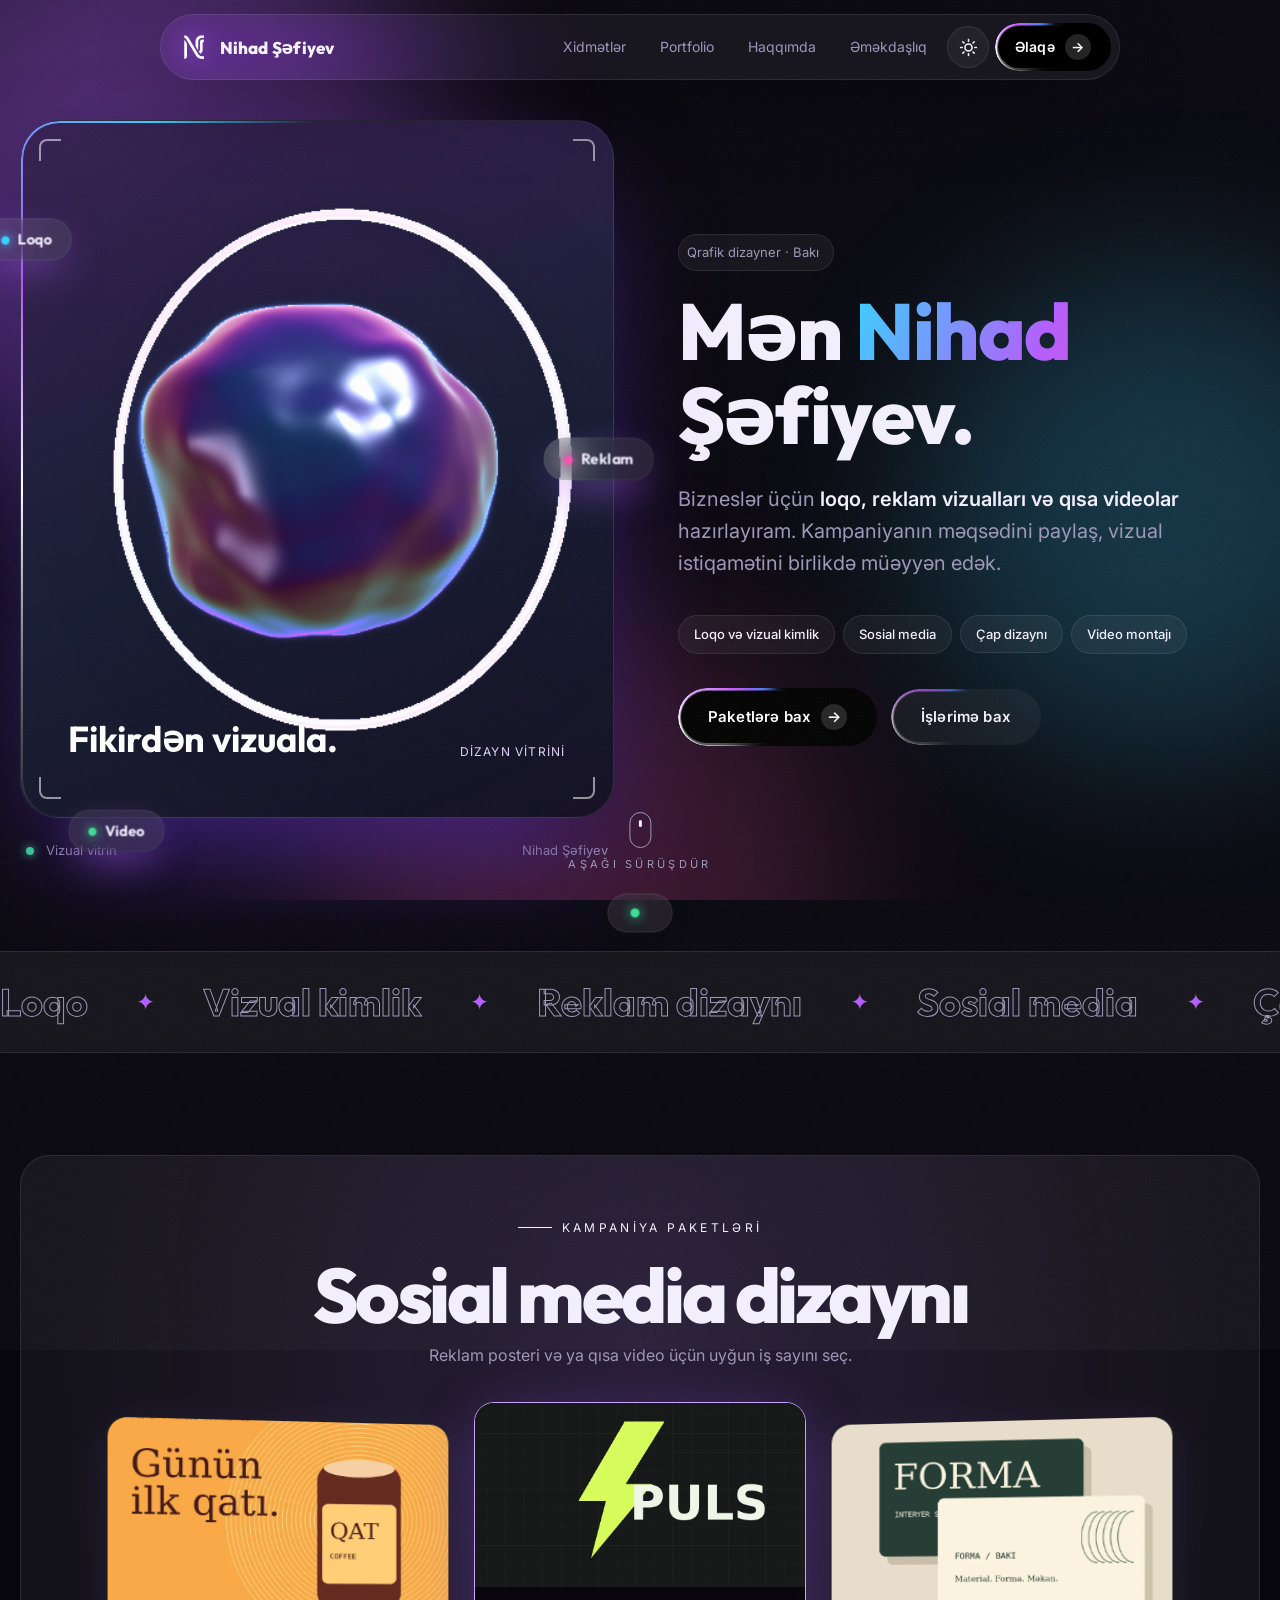
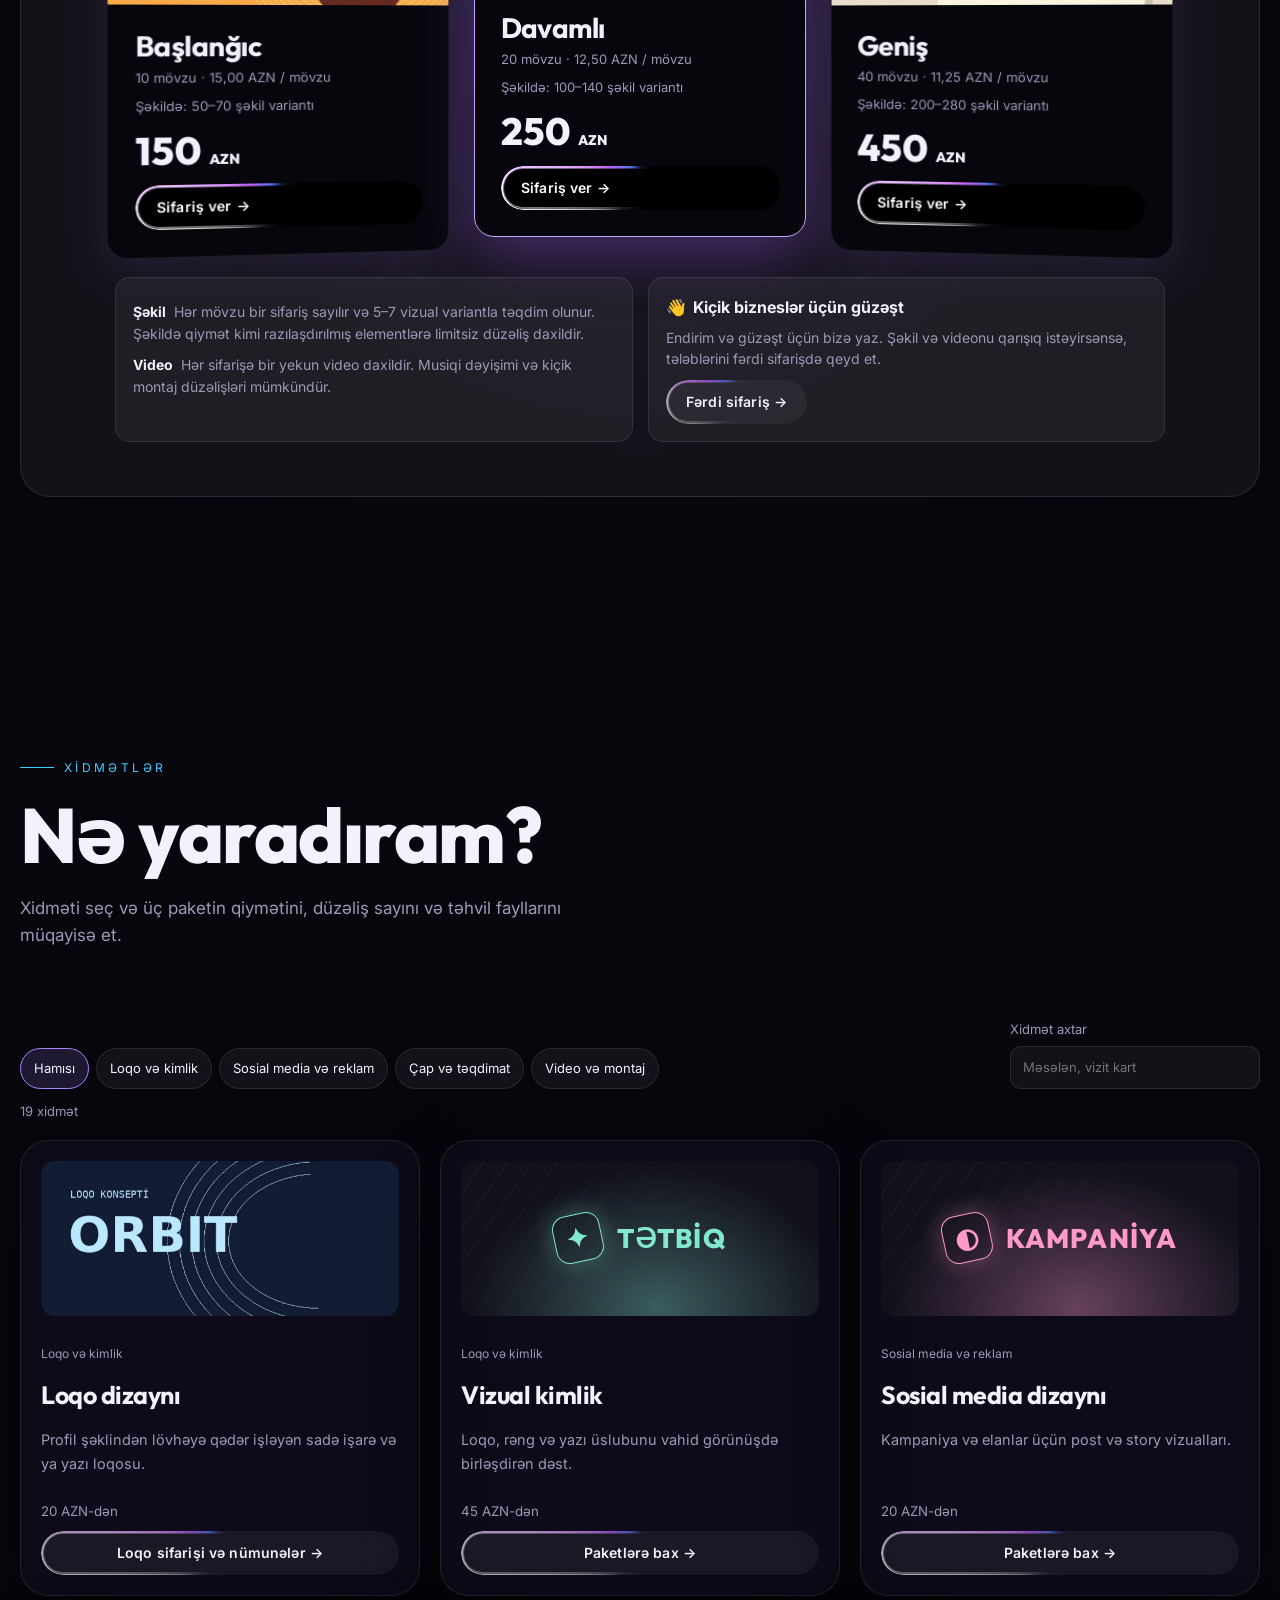
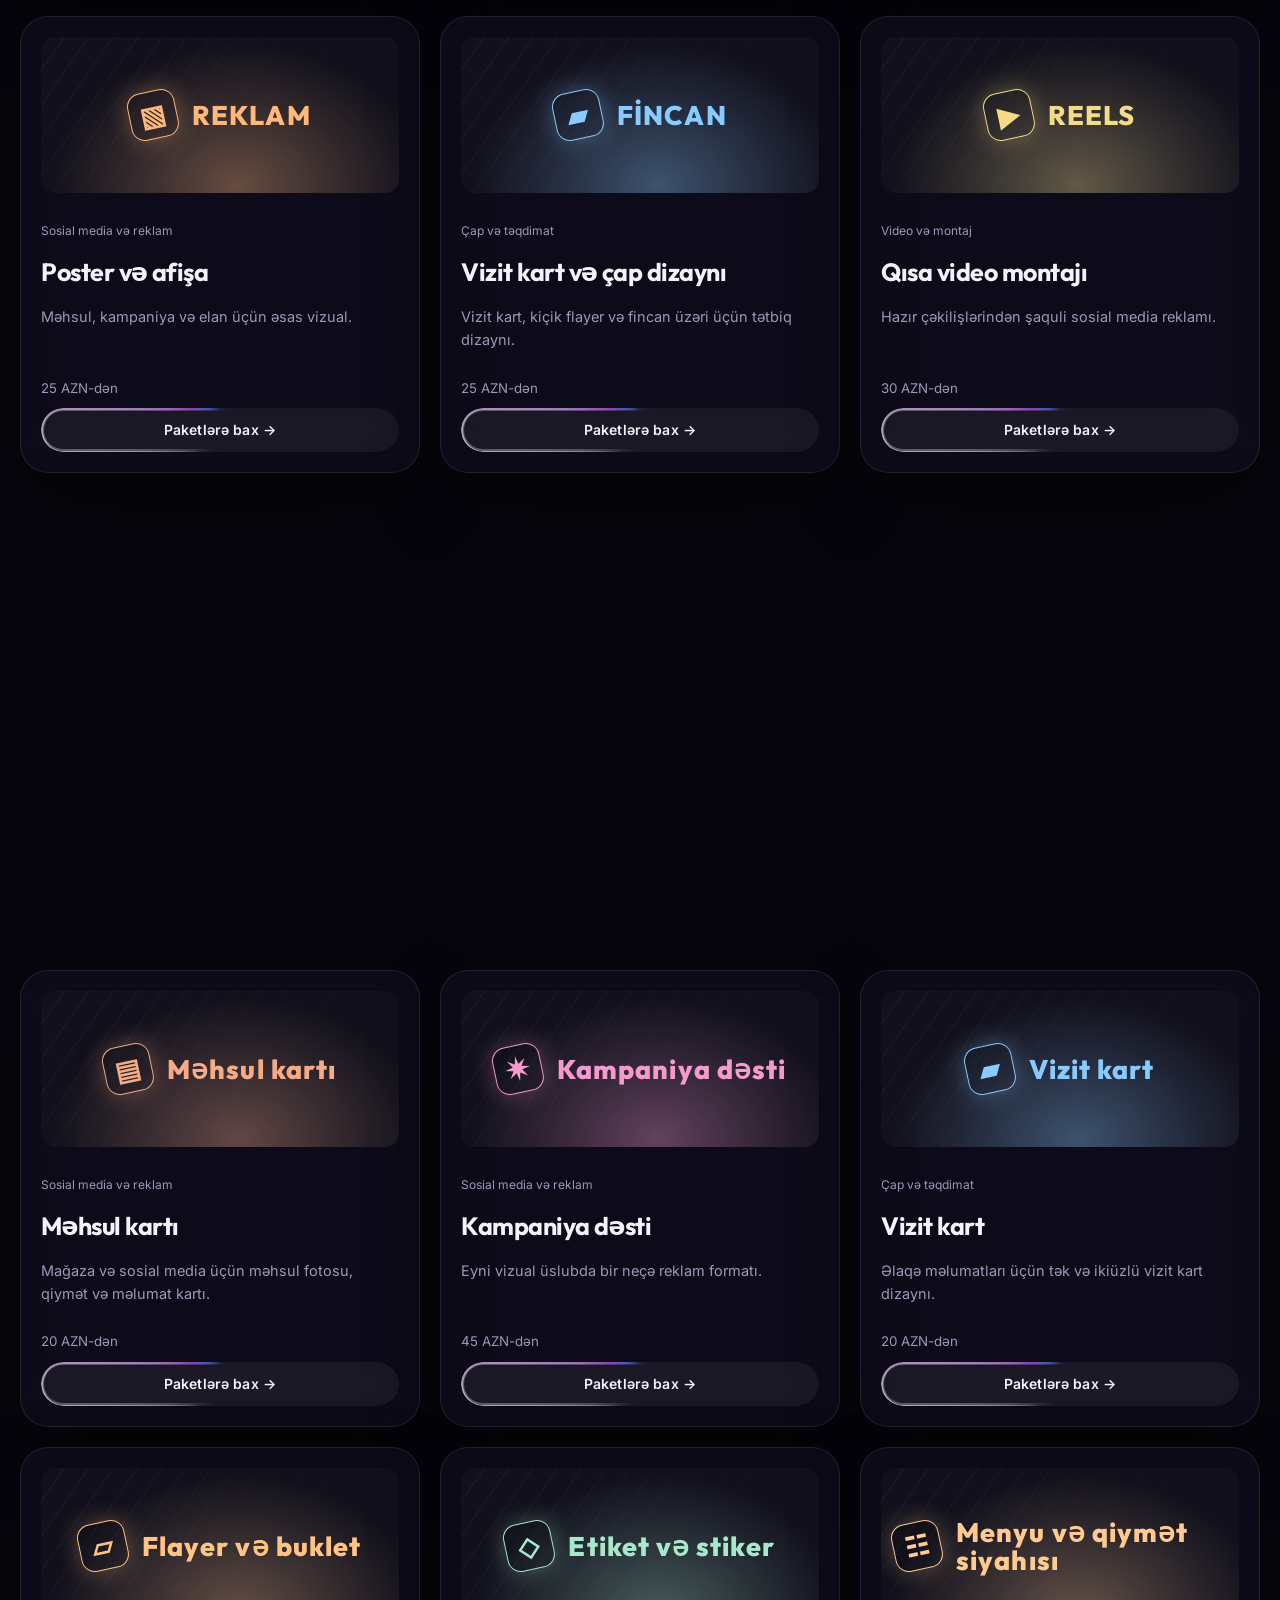
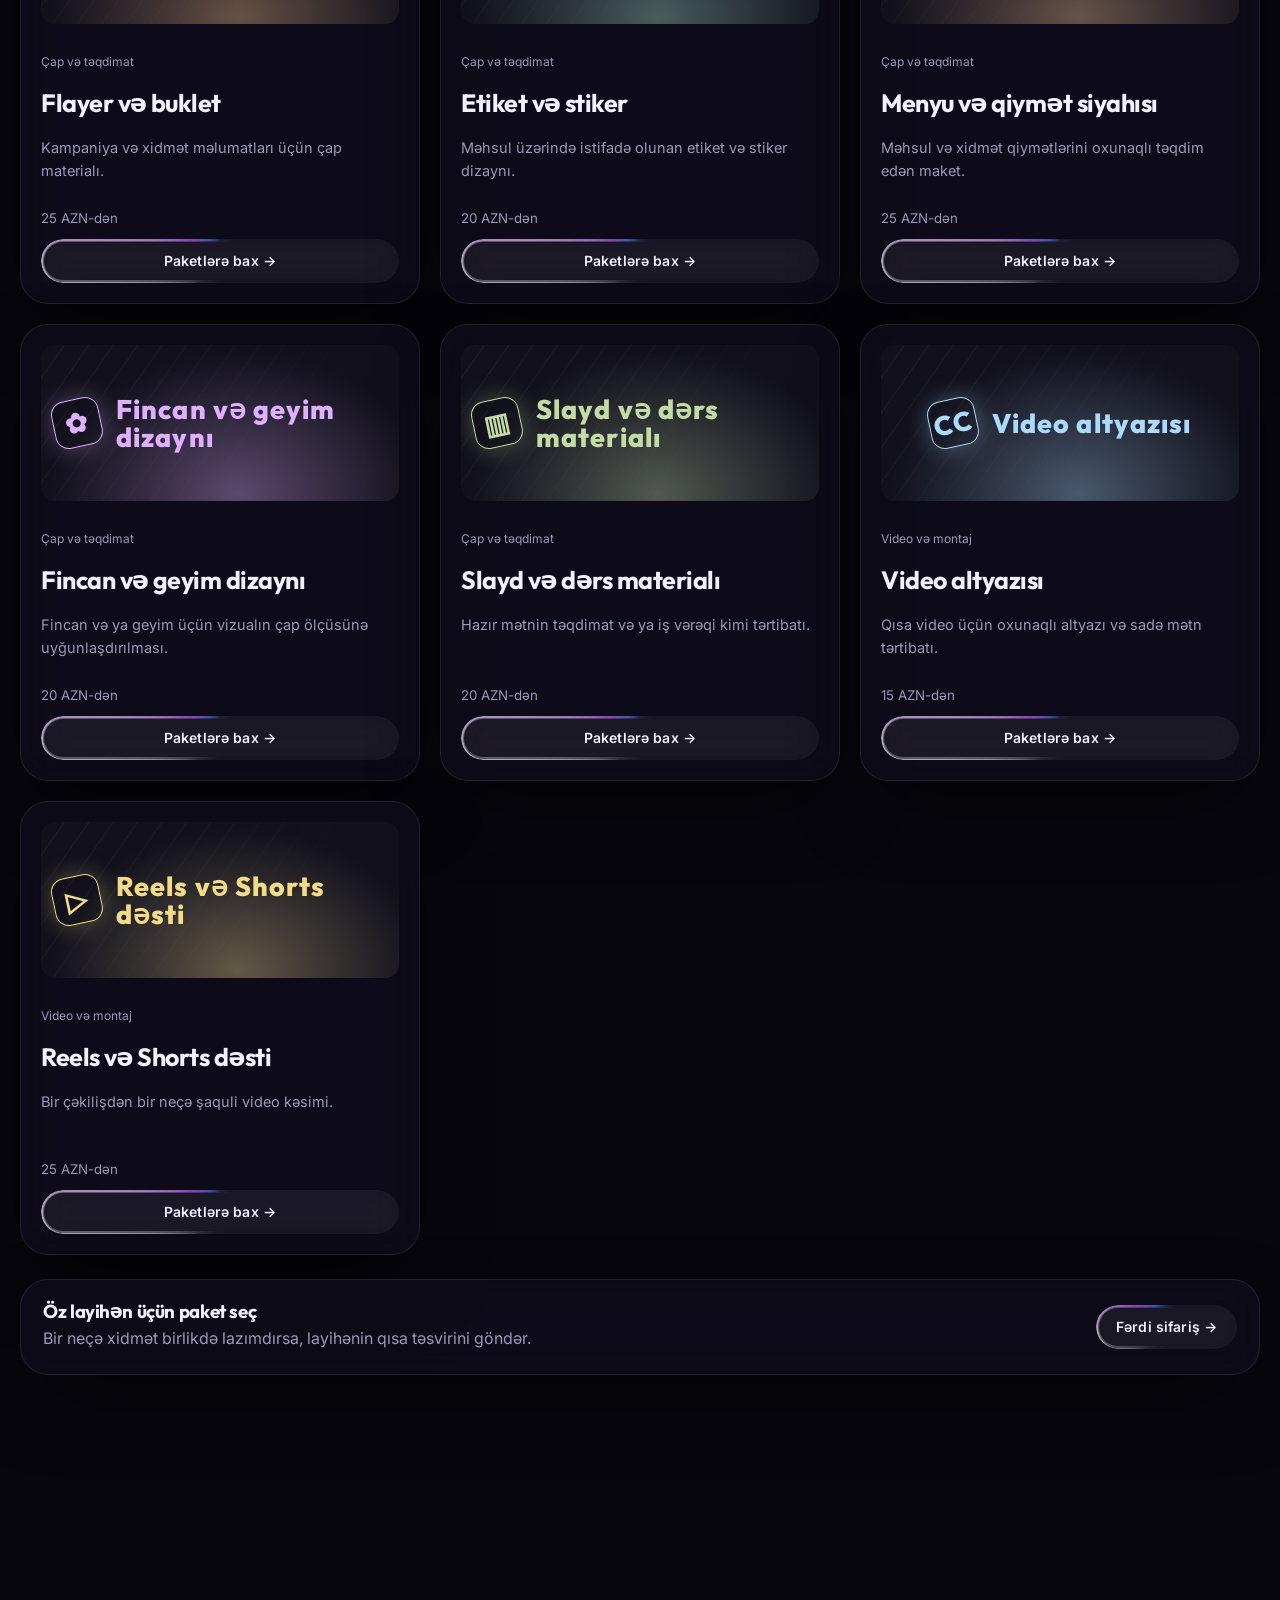
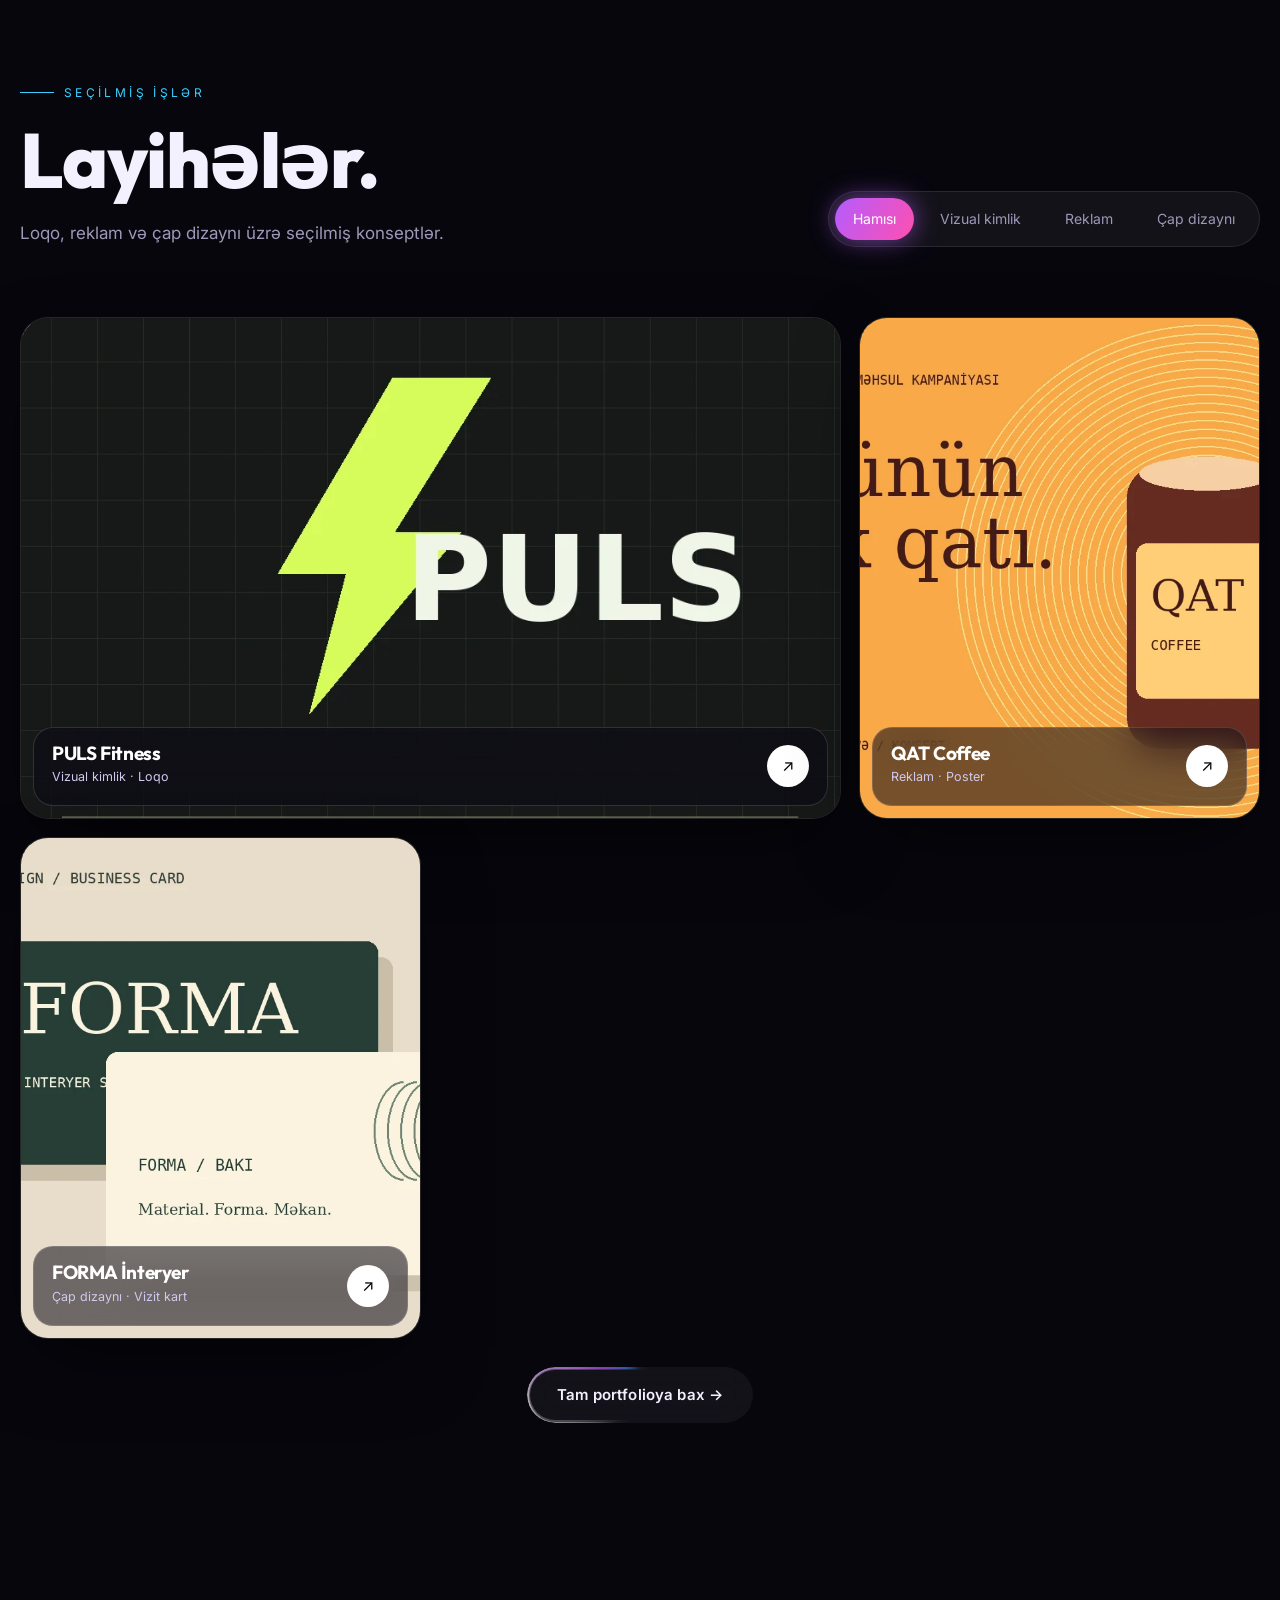
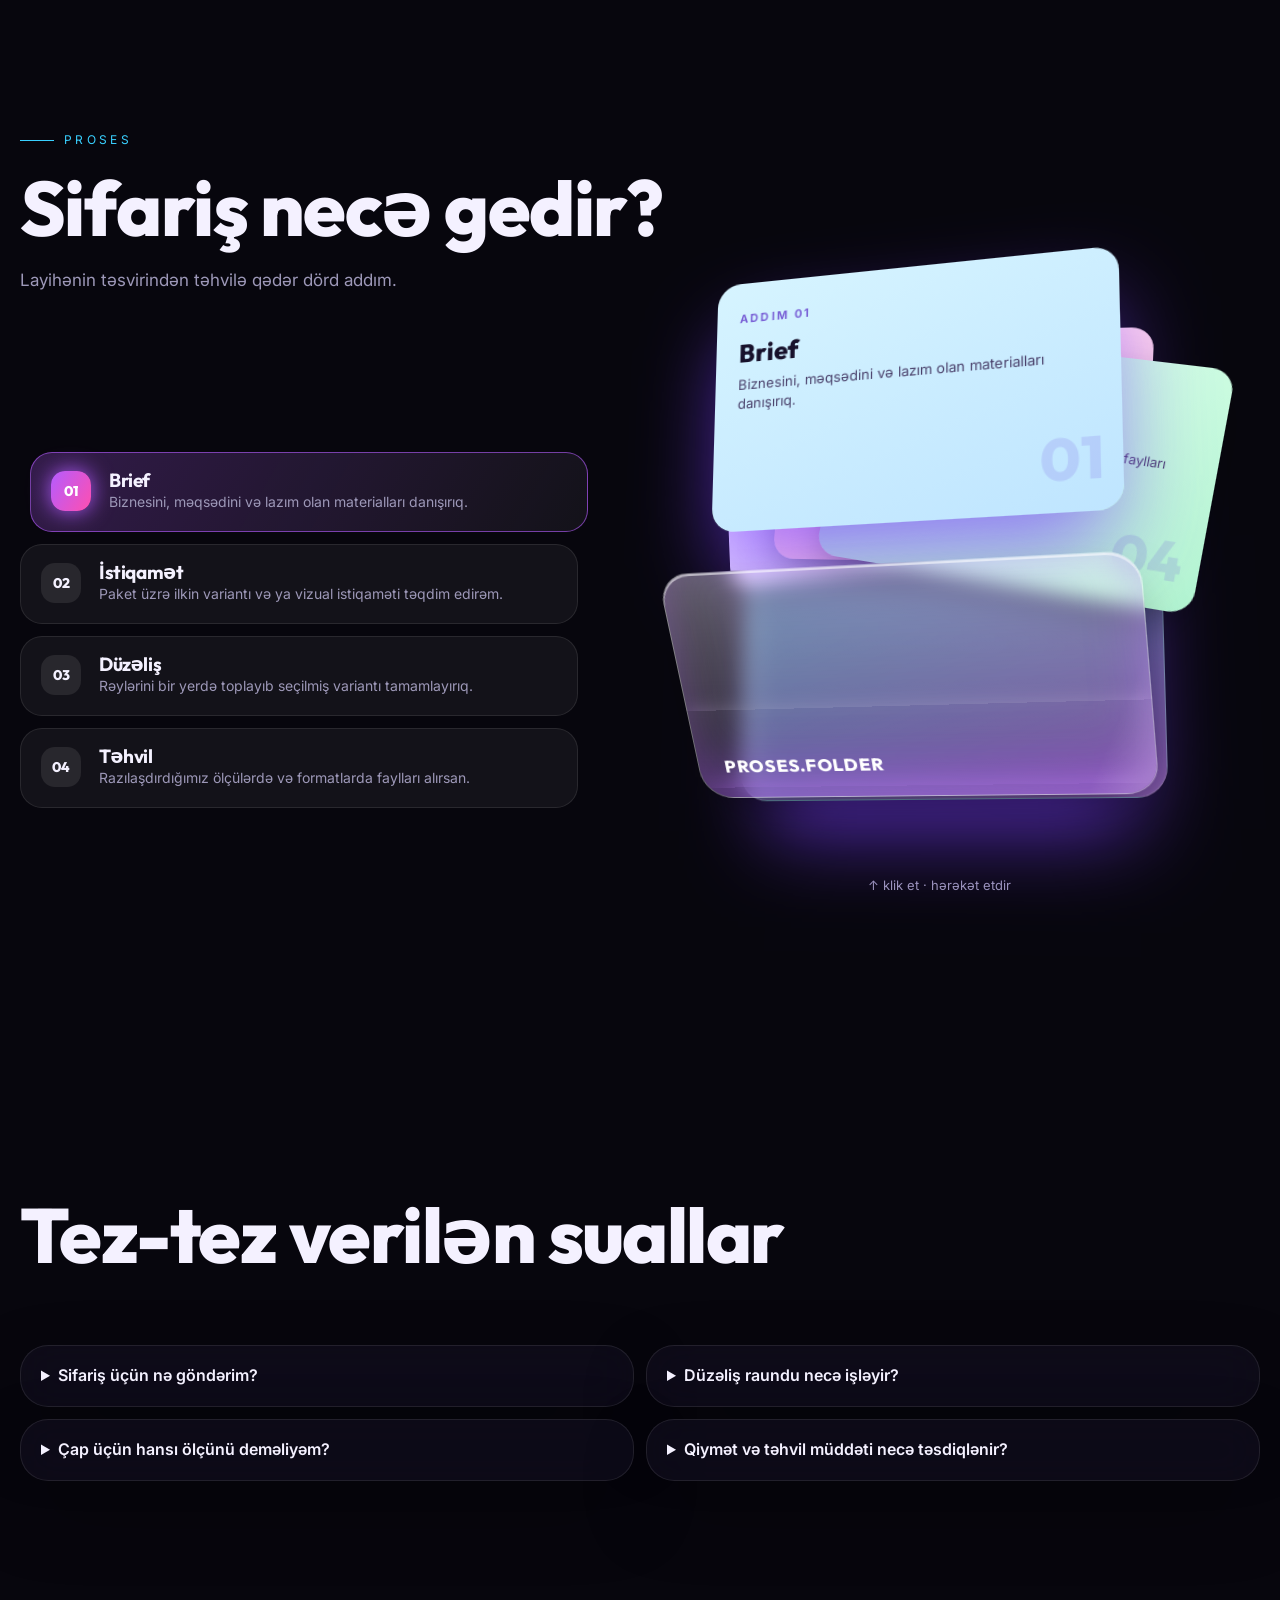
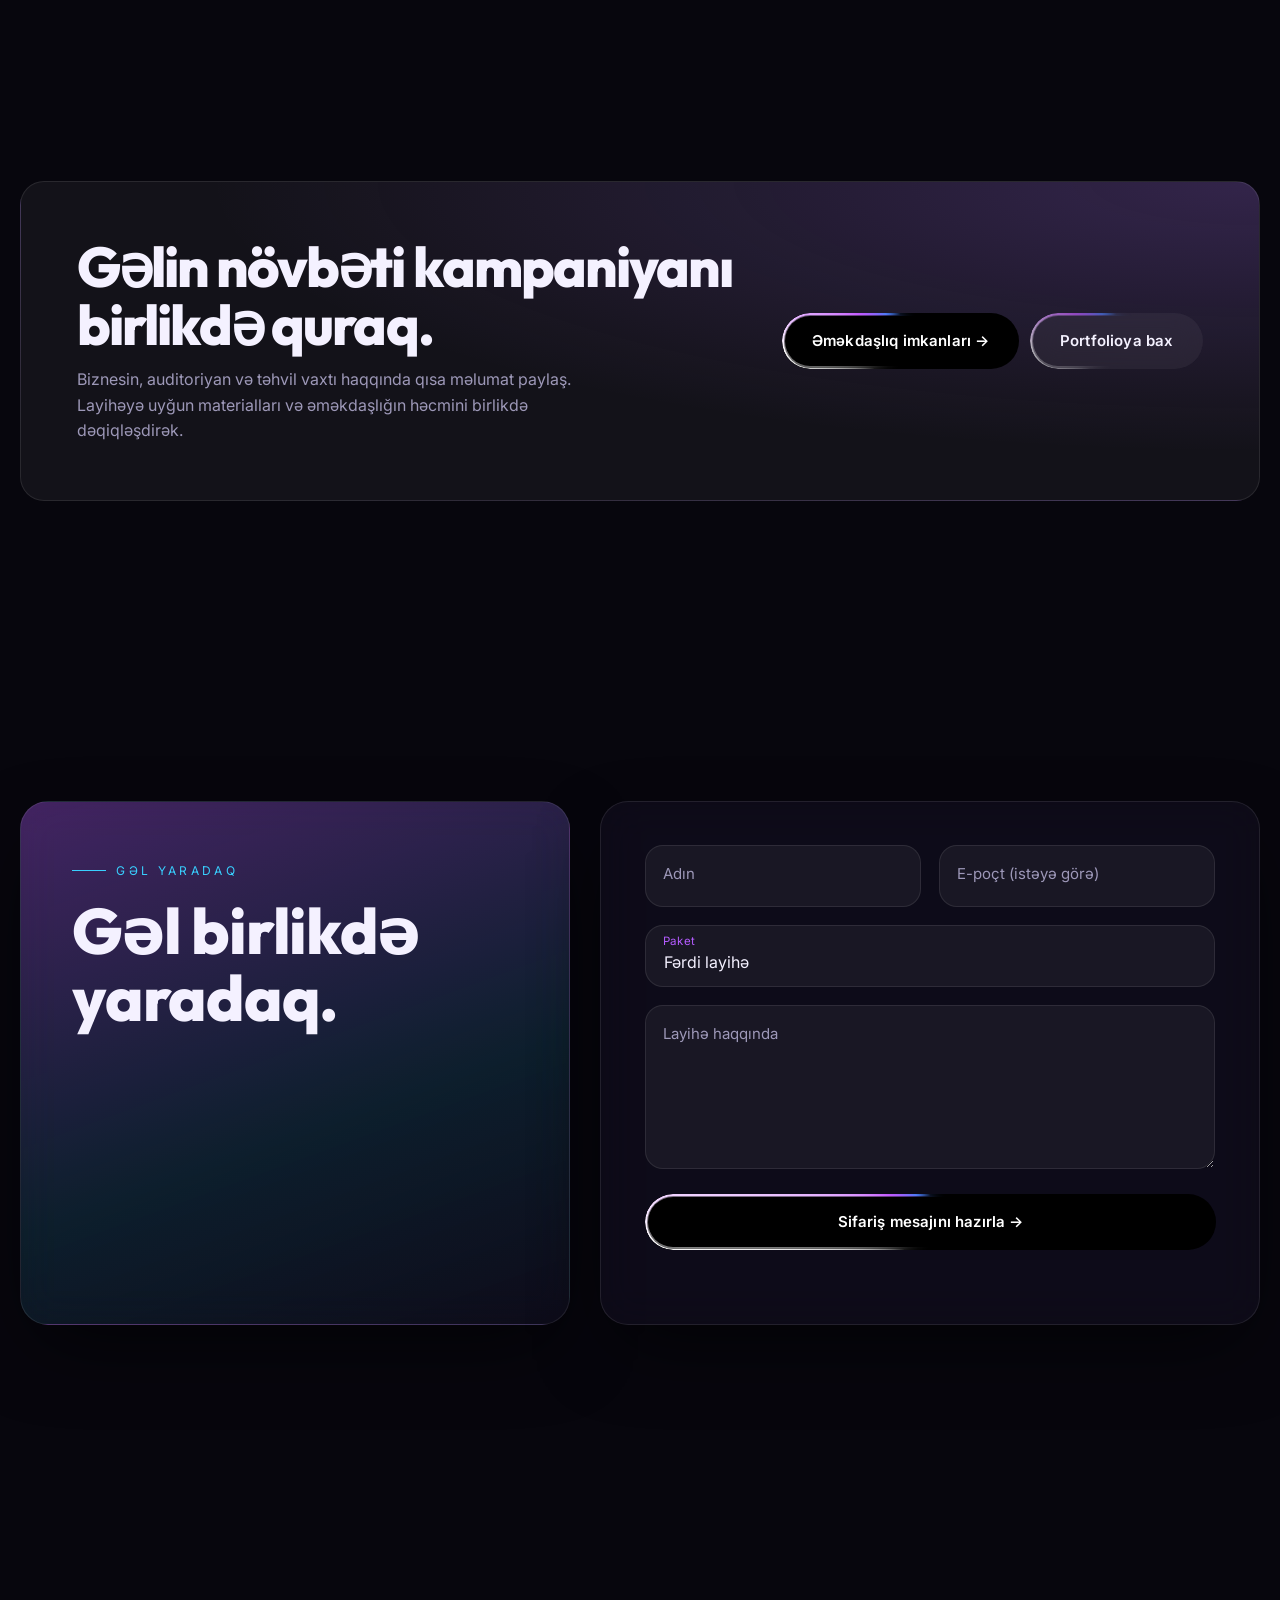
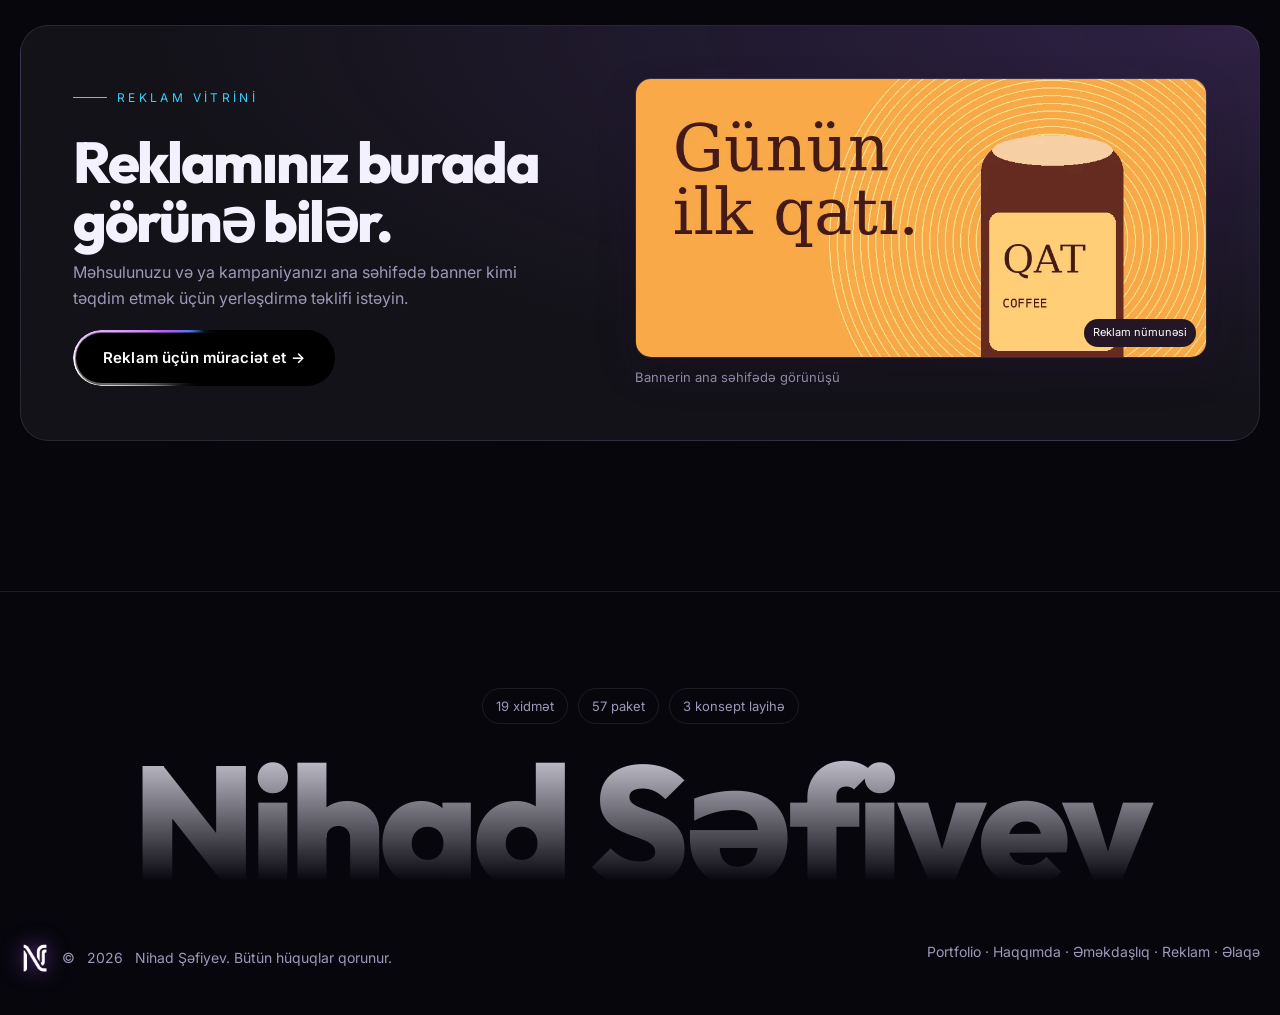
<file: index.html>
<!doctype html>
<html lang="az" data-theme="dark">
<head>
<meta charset="utf-8">
<meta name="viewport" content="width=device-width,initial-scale=1,viewport-fit=cover">
<title>Nihad Şəfiyev — Qrafik dizayner</title>
<meta name="description" content="Nihad Şəfiyev — loqo, vizual kimlik, reklam dizaynı və qısa video montajı. İş nümunələri və sifariş paketləri.">
<meta name="theme-color" content="#07060d">
<link rel="icon" type="image/png" href="[data-uri]">
<link rel="preconnect" href="https://fonts.googleapis.com">
<link rel="preconnect" href="https://fonts.gstatic.com" crossorigin>
<link href="https://fonts.googleapis.com/css2?family=Outfit:wght@300;500;700;800&family=Inter:wght@400;500;600&display=swap" rel="stylesheet">
<style>
@property --ang{syntax:'<angle>';inherits:false;initial-value:0deg}
:root{
  --bg:#07060d;--bg2:#0d0b18;--ink:#f4f1ff;--mut:#9d98b8;--line:rgba(255,255,255,.09);
  --glass:rgba(255,255,255,.05);--glass2:rgba(255,255,255,.085);
  --p:#b45cff;--pk:#ff4fb0;--cy:#39d0ff;--gr:#3ddc97;--am:#ffc857;
  --card:rgba(18,15,32,.62);--shadow:0 30px 80px -20px rgba(0,0,0,.7);
  --btnbg:#000;--btnink:#fff;--grain:.07;
  --display:'Outfit',ui-sans-serif,system-ui,sans-serif;--body:'Inter',ui-sans-serif,system-ui,-apple-system,'Segoe UI',sans-serif;
  color-scheme:dark;
}
[data-theme=light]{
  --bg:#f3effb;--bg2:#ebe5f8;--ink:#161227;--mut:#6a6482;--line:rgba(22,18,39,.1);
  --glass:rgba(255,255,255,.55);--glass2:rgba(255,255,255,.8);
  --card:rgba(255,255,255,.7);--shadow:0 30px 70px -25px rgba(80,50,140,.35);
  --btnbg:#161227;--btnink:#fff;--grain:.05;color-scheme:light;
}
*{box-sizing:border-box;margin:0;padding:0}
html{scroll-behavior:smooth;-webkit-text-size-adjust:100%}
body{background:var(--bg);color:var(--ink);font-family:var(--body);line-height:1.6;overflow-x:hidden;transition:background .6s,color .6s;-webkit-font-smoothing:antialiased}
body.lock{overflow:hidden}
a{color:inherit;text-decoration:none}
button,input,select,textarea{font:inherit;color:inherit}
button{cursor:pointer;border:0;background:none}
h1,h2,h3,h4{font-family:var(--display);line-height:1.04;letter-spacing:-.02em}
.wrap{width:min(1240px,100% - 32px);margin-inline:auto}
section{position:relative;padding:clamp(80px,12vw,150px) 0}
.grain{position:fixed;inset:-50%;z-index:90;pointer-events:none;opacity:var(--grain);background-image:url("data:image/svg+xml,%3Csvg xmlns='http://www.w3.org/2000/svg' width='160' height='160'%3E%3Cfilter id='n'%3E%3CfeTurbulence type='fractalNoise' baseFrequency='.85' numOctaves='2' stitchTiles='stitch'/%3E%3C/filter%3E%3Crect width='100%25' height='100%25' filter='url(%23n)'/%3E%3C/svg%3E");animation:grain 1.2s steps(6) infinite}
@keyframes grain{0%{transform:translate(0,0)}20%{transform:translate(-3%,2%)}40%{transform:translate(2%,-4%)}60%{transform:translate(-4%,-1%)}80%{transform:translate(3%,3%)}100%{transform:translate(0,0)}}
.bgfx{position:fixed;inset:0;z-index:-1;overflow:hidden;pointer-events:none}
.bgfx i{position:absolute;border-radius:50%;filter:blur(90px);opacity:.38;animation:drift 22s ease-in-out infinite alternate}
.bgfx i:nth-child(1){width:46vw;height:46vw;background:var(--p);left:-12vw;top:-10vw}
.bgfx i:nth-child(2){width:38vw;height:38vw;background:var(--cy);right:-10vw;top:30vh;animation-duration:28s;opacity:.22}
.bgfx i:nth-child(3){width:40vw;height:40vw;background:var(--pk);left:25vw;bottom:-18vw;animation-duration:32s;opacity:.2}
[data-theme=light] .bgfx i{opacity:.28}
@keyframes drift{to{transform:translate3d(8vw,6vh,0) scale(1.15)}}
.progress{position:fixed;top:0;left:0;height:3px;width:100%;z-index:120;transform-origin:0 50%;transform:scaleX(0);background:linear-gradient(90deg,var(--cy),var(--p),var(--pk));box-shadow:0 0 14px var(--p)}
.cursor{position:fixed;left:0;top:0;width:36px;height:36px;border-radius:50%;pointer-events:none;z-index:150;border:1px solid rgba(180,92,255,.7);mix-blend-mode:screen;transform:translate(-50%,-50%);transition:width .25s,height .25s,background .25s,opacity .3s;opacity:0}
.cursor.on{opacity:1}.cursor.big{width:76px;height:76px;background:rgba(180,92,255,.14)}
.cursor-dot{position:fixed;left:0;top:0;width:6px;height:6px;border-radius:50%;background:#fff;pointer-events:none;z-index:151;transform:translate(-50%,-50%);opacity:0}
.cursor-dot.on{opacity:1}
@media (hover:none),(pointer:coarse){.cursor,.cursor-dot{display:none}}

/* ---------- Loader ---------- */
.loader{position:fixed;inset:0;z-index:200;display:grid;place-items:center;pointer-events:all}
.loader .half{position:absolute;left:0;right:0;height:50.2%;background:#05040a;transition:transform 1s cubic-bezier(.76,0,.24,1) .15s}
.loader .half.t{top:0}.loader .half.b{bottom:0}
.loader .mid{position:relative;z-index:2;text-align:center;transition:opacity .4s,transform .6s}
.loader .num{font:800 clamp(64px,14vw,160px)/1 var(--display);background:linear-gradient(120deg,#39d0ff,#b45cff,#ff4fb0);-webkit-background-clip:text;background-clip:text;color:transparent;font-variant-numeric:tabular-nums}
.loader .lbl{letter-spacing:.5em;font-size:12px;color:#9d98b8;margin-top:8px;text-transform:uppercase}
.loader .bar{width:min(280px,60vw);height:2px;background:rgba(255,255,255,.1);margin:22px auto 0;border-radius:2px;overflow:hidden}
.loader .bar b{display:block;height:100%;width:0;background:linear-gradient(90deg,#39d0ff,#ff4fb0);box-shadow:0 0 12px #b45cff}
.loaded .loader .mid{opacity:0;transform:scale(1.2)}
.loaded .loader .half.t{transform:translateY(-101%)}.loaded .loader .half.b{transform:translateY(101%)}
.loaded .loader{pointer-events:none}
.loaded .loader{animation:hide 0s 1.4s forwards}
@keyframes hide{to{visibility:hidden}}

/* ---------- Glow button ---------- */
.btn{--ang:0deg;position:relative;display:inline-flex;align-items:center;gap:10px;padding:16px 30px;border-radius:999px;background:var(--btnbg);color:var(--btnink);font-weight:600;font-size:15px;letter-spacing:.01em;isolation:isolate;overflow:hidden;transition:transform .35s cubic-bezier(.2,.8,.2,1),box-shadow .35s;will-change:transform;white-space:nowrap}
.btn::before,.btn::after{content:"";position:absolute;inset:0;border-radius:inherit;padding:1.5px;z-index:-1;background:conic-gradient(from var(--ang),transparent 0 62%,#fff 74%,#c04bff 84%,#3b82f6 92%,transparent 100%);-webkit-mask:linear-gradient(#000 0 0) content-box,linear-gradient(#000 0 0);-webkit-mask-composite:xor;mask-composite:exclude;animation:spin 5s linear infinite;transition:opacity .3s}
.btn::after{filter:blur(9px);opacity:.85;padding:3px}
.btn:hover{box-shadow:0 0 0 1px rgba(255,255,255,.08),0 12px 50px -8px rgba(180,92,255,.7)}
.btn:hover::before,.btn:hover::after{animation-duration:1.6s}
.btn:active{transform:scale(.96)!important}
.btn .arr{display:inline-grid;place-items:center;width:26px;height:26px;border-radius:50%;background:rgba(255,255,255,.14);transition:transform .35s}
.btn:hover .arr{transform:translateX(5px) rotate(-45deg)}
.btn.ghost{background:var(--glass);color:var(--ink);backdrop-filter:blur(14px)}
.btn.ghost::before,.btn.ghost::after{opacity:.55}
.btn.sm{padding:11px 20px;font-size:14px}
@keyframes spin{to{--ang:360deg}}
.ripple{position:absolute;border-radius:50%;background:rgba(255,255,255,.4);transform:scale(0);animation:rip .7s ease-out forwards;pointer-events:none;z-index:-1}
@keyframes rip{to{transform:scale(4);opacity:0}}

/* ---------- Nav ---------- */
.nav{position:fixed;top:14px;left:50%;transform:translateX(-50%);z-index:100;display:flex;align-items:center;gap:6px;padding:8px 8px 8px 20px;border-radius:999px;background:var(--glass);backdrop-filter:blur(22px) saturate(1.6);-webkit-backdrop-filter:blur(22px) saturate(1.6);border:1px solid var(--line);box-shadow:var(--shadow);width:min(960px,100% - 24px);transition:transform .5s cubic-bezier(.2,.8,.2,1),background .5s}
.nav.hide{transform:translate(-50%,-140%)}
.logo{display:flex;align-items:center;gap:10px;font:800 20px var(--display);letter-spacing:.04em;margin-right:auto}
.logo svg{width:28px;height:28px;filter:drop-shadow(0 0 10px rgba(180,92,255,.8))}
.nav a.l{position:relative;padding:9px 14px;border-radius:999px;font-size:14px;color:var(--mut);transition:color .3s,background .3s}
.nav a.l:hover,.nav a.l.act{color:var(--ink);background:var(--glass2)}
.iconbtn{width:42px;height:42px;border-radius:50%;display:grid;place-items:center;background:var(--glass);border:1px solid var(--line);transition:transform .4s,background .3s}
.iconbtn:hover{transform:rotate(25deg) scale(1.08);background:var(--glass2)}
.iconbtn svg{width:19px;height:19px}
.burger{display:none}
@media(max-width:820px){.nav a.l{display:none}.burger{display:grid}}
.menu{position:fixed;inset:0;z-index:99;background:color-mix(in srgb,var(--bg) 92%,transparent);backdrop-filter:blur(26px);display:flex;flex-direction:column;justify-content:center;align-items:center;gap:10px;clip-path:circle(0% at calc(100% - 50px) 40px);transition:clip-path .8s cubic-bezier(.76,0,.24,1)}
.menu.open{clip-path:circle(150% at calc(100% - 50px) 40px)}
.menu a{font:800 clamp(34px,9vw,60px) var(--display);opacity:0;transform:translateY(30px);transition:.6s}
.menu.open a{opacity:1;transform:none}
.menu.open a:nth-child(2){transition-delay:.1s}.menu.open a:nth-child(3){transition-delay:.17s}.menu.open a:nth-child(4){transition-delay:.24s}.menu.open a:nth-child(5){transition-delay:.31s}

/* ---------- Hero ---------- */
.hero{min-height:100svh;display:flex;align-items:center;padding:130px 0 80px;overflow:hidden}
#gl{position:absolute;inset:0;width:100%;height:100%;z-index:0}
.hero .wrap{position:relative;z-index:2;width:min(1240px,100% - 32px)}
.eyebrow{display:inline-flex;align-items:center;gap:10px;padding:7px 14px 7px 8px;border-radius:999px;background:var(--glass);border:1px solid var(--line);font-size:13px;color:var(--mut);backdrop-filter:blur(10px)}
.eyebrow b{display:inline-block;padding:3px 10px;border-radius:99px;background:linear-gradient(120deg,var(--p),var(--pk));color:#fff;font-weight:600;font-size:11px;letter-spacing:.08em}
.hero h1{font-size:clamp(52px,9.6vw,150px);font-weight:800;margin:26px 0 24px;max-width:9ch;line-height:.98}
.hero h1 .w{display:inline-block;overflow:hidden;vertical-align:top;padding-bottom:.08em}
.hero h1 .w span{display:inline-block;transform:translateY(110%) rotate(6deg);transition:transform 1.1s cubic-bezier(.16,1,.3,1)}
.loaded .hero h1 .w span{transform:none}
.grad{background:linear-gradient(110deg,var(--cy),var(--p) 45%,var(--pk) 80%);-webkit-background-clip:text;background-clip:text;color:transparent;background-size:200% 100%;animation:shine 6s linear infinite}
@keyframes shine{to{background-position:-200% 0}}
.hero p.lead{font-size:clamp(16px,1.6vw,20px);color:var(--mut);max-width:46ch;margin-bottom:36px}
.cta{display:flex;flex-wrap:wrap;gap:14px;align-items:center}
.scrollhint{position:absolute;left:50%;bottom:26px;transform:translateX(-50%);z-index:3;display:flex;flex-direction:column;align-items:center;gap:8px;font-size:11px;letter-spacing:.3em;color:var(--mut);text-transform:uppercase}
.scrollhint i{width:22px;height:36px;border-radius:12px;border:1.5px solid var(--mut);position:relative}
.scrollhint i::after{content:"";position:absolute;left:50%;top:7px;width:3px;height:7px;border-radius:2px;background:var(--ink);transform:translateX(-50%);animation:wheel 1.6s infinite}
@keyframes wheel{0%{opacity:0;transform:translate(-50%,0)}30%{opacity:1}100%{opacity:0;transform:translate(-50%,14px)}}
.chips3d{position:absolute;right:max(2vw,0px);top:50%;width:min(46vw,620px);height:min(46vw,620px);transform:translateY(-50%);z-index:1;pointer-events:none;perspective:1200px}
.chips3d .ring{position:absolute;inset:0;transform-style:preserve-3d;transform:rotateX(64deg) rotateZ(0);animation:orbit 26s linear infinite}
.chips3d .chip{position:absolute;left:50%;top:50%;padding:9px 16px;border-radius:999px;background:var(--glass2);border:1px solid var(--line);backdrop-filter:blur(12px);font-size:13px;font-weight:600;white-space:nowrap;box-shadow:0 10px 40px -10px rgba(180,92,255,.6)}
.chips3d .chip::before{content:"";display:inline-block;width:8px;height:8px;border-radius:50%;margin-right:8px;background:var(--c,var(--p));box-shadow:0 0 10px var(--c,var(--p))}
@keyframes orbit{to{transform:rotateX(64deg) rotateZ(360deg)}}
@keyframes unorbit{to{transform:rotateZ(-360deg)}}
@media(max-width:900px){.chips3d{display:none}.hero{align-items:flex-end;padding-bottom:110px}}

/* ---------- Marquee ---------- */
.marq{padding:26px 0;border-block:1px solid var(--line);overflow:hidden;background:var(--glass);backdrop-filter:blur(10px)}
.marq-t{display:flex;gap:48px;width:max-content;animation:mq 38s linear infinite}
.marq:hover .marq-t{animation-play-state:paused}
.marq-t span{font:700 clamp(22px,3vw,38px) var(--display);display:flex;align-items:center;gap:48px;color:transparent;-webkit-text-stroke:1px var(--mut);transition:.3s;white-space:nowrap}
.marq-t span:hover{color:var(--ink);-webkit-text-stroke:0}
.marq-t span::after{content:"✦";color:var(--p);-webkit-text-stroke:0;font-size:.6em}
@keyframes mq{to{transform:translateX(-50%)}}

/* ---------- Common ---------- */
.kick{display:inline-flex;align-items:center;gap:10px;font-size:12px;letter-spacing:.28em;text-transform:uppercase;color:var(--cy);margin-bottom:18px}
.kick::before{content:"";width:34px;height:1px;background:currentColor}
.sec-h{font-size:clamp(36px,6vw,84px);font-weight:800;max-width:16ch}
.sec-p{color:var(--mut);max-width:52ch;margin-top:20px;font-size:17px}
.head{display:flex;justify-content:space-between;align-items:flex-end;gap:30px;flex-wrap:wrap;margin-bottom:clamp(40px,6vw,70px)}
.rv{opacity:0;transform:translateY(46px) scale(.98);filter:blur(8px);transition:opacity .9s,transform 1s cubic-bezier(.16,1,.3,1),filter .9s}
.rv.in{opacity:1;transform:none;filter:none}
.spot{position:relative;overflow:hidden}
.spot::before{content:"";position:absolute;inset:0;pointer-events:none;background:radial-gradient(420px circle at var(--mx,50%) var(--my,50%),rgba(180,92,255,.2),transparent 60%);opacity:0;transition:opacity .4s}
.spot:hover::before{opacity:1}
.glass{background:var(--card);border:1px solid var(--line);border-radius:28px;backdrop-filter:blur(20px) saturate(1.4);-webkit-backdrop-filter:blur(20px) saturate(1.4);box-shadow:var(--shadow)}

/* ---------- Stats ---------- */
.stats{display:grid;grid-template-columns:repeat(4,1fr);gap:16px}
.stat{padding:34px 28px;text-align:left;transition:transform .5s cubic-bezier(.2,.8,.2,1)}
.stat:hover{transform:translateY(-8px)}
.stat .n{font:800 clamp(44px,6vw,80px) var(--display);background:linear-gradient(160deg,var(--ink),var(--p));-webkit-background-clip:text;background-clip:text;color:transparent;line-height:1}
.stat .t{color:var(--mut);margin-top:12px;font-size:15px}
@media(max-width:820px){.stats{grid-template-columns:1fr 1fr}}

/* ---------- Work ---------- */
.filters{display:flex;gap:8px;flex-wrap:wrap;padding:6px;border-radius:999px;background:var(--glass);border:1px solid var(--line);position:relative}
.filters button{position:relative;z-index:1;padding:10px 18px;border-radius:99px;font-size:14px;color:var(--mut);transition:color .3s}
.filters button.on{color:#fff}
.filters .pill{position:absolute;z-index:0;top:6px;bottom:6px;border-radius:99px;background:linear-gradient(120deg,var(--p),var(--pk));box-shadow:0 0 24px rgba(180,92,255,.6);transition:left .5s cubic-bezier(.2,.9,.2,1),width .5s cubic-bezier(.2,.9,.2,1)}
.grid{display:grid;grid-template-columns:repeat(12,1fr);gap:18px;perspective:1600px}
.card{grid-column:span 4;position:relative;border-radius:28px;overflow:hidden;cursor:pointer;aspect-ratio:4/5;transform-style:preserve-3d;transition:transform .25s ease-out,opacity .5s,box-shadow .5s;border:1px solid var(--line);box-shadow:var(--shadow);background:#111}
.card.wide{grid-column:span 8;aspect-ratio:auto}
.card.gone{display:none}
.card .art{position:absolute;inset:0;transition:transform 1.2s cubic-bezier(.16,1,.3,1)}
.card:hover .art{transform:scale(1.1)}
.card .art svg{width:100%;height:100%;display:block}
.card .cap{position:absolute;left:12px;right:12px;bottom:12px;padding:16px 18px;border-radius:20px;background:rgba(10,8,20,.55);backdrop-filter:blur(18px);border:1px solid rgba(255,255,255,.14);color:#fff;display:flex;justify-content:space-between;align-items:center;gap:10px;transform:translateZ(40px);transition:transform .5s cubic-bezier(.2,.8,.2,1)}
.card:hover .cap{transform:translateZ(60px) translateY(-4px)}
.card .cap h4{font-size:19px}.card .cap small{color:#cfc9ee;font-size:12.5px}
.card .go{width:42px;height:42px;border-radius:50%;display:grid;place-items:center;background:#fff;color:#000;flex:none;transition:transform .5s}
.card:hover .go{transform:rotate(-45deg) scale(1.1)}
.card .glare{position:absolute;inset:0;pointer-events:none;background:radial-gradient(500px circle at var(--gx,50%) var(--gy,0%),rgba(255,255,255,.25),transparent 50%);opacity:0;transition:opacity .3s;mix-blend-mode:overlay}
.card:hover .glare{opacity:1}
@media(max-width:900px){.card,.card.wide{grid-column:span 6;aspect-ratio:4/5}}
@media(max-width:560px){.card,.card.wide{grid-column:span 12}}
.modal{position:fixed;inset:0;z-index:130;display:grid;place-items:center;padding:20px;background:rgba(5,4,10,.7);backdrop-filter:blur(14px);opacity:0;pointer-events:none;transition:opacity .4s}
.modal.open{opacity:1;pointer-events:all}
.mbox{width:min(1000px,100%);max-height:92vh;overflow:auto;display:grid;grid-template-columns:1.1fr 1fr;border-radius:32px;background:var(--bg2);border:1px solid var(--line);box-shadow:0 60px 140px -20px #000;transform:translateY(60px) scale(.9) rotateX(10deg);transition:transform .7s cubic-bezier(.16,1,.3,1)}
.modal.open .mbox{transform:none}
.mart{min-height:380px}.mart svg{width:100%;height:100%;display:block}
.mtxt{padding:clamp(24px,4vw,46px);display:flex;flex-direction:column;gap:16px;justify-content:center}
.mtxt h3{font-size:clamp(30px,4vw,48px);font-weight:800}
.mtxt p{color:var(--mut)}
.tags{display:flex;gap:8px;flex-wrap:wrap}.tags span{padding:6px 12px;border-radius:99px;background:var(--glass);border:1px solid var(--line);font-size:12.5px}
.mclose{position:absolute;top:18px;right:18px;z-index:3}
@media(max-width:760px){.mbox{grid-template-columns:1fr}.mart{min-height:260px}}

/* ---------- Pricing ---------- */
.switch{position:relative;display:inline-flex;padding:6px;border-radius:99px;background:var(--glass);border:1px solid var(--line)}
.switch button{position:relative;z-index:1;padding:11px 22px;border-radius:99px;font-weight:600;font-size:14px;color:var(--mut);transition:color .3s}
.switch button.on{color:#fff}
.switch .pill{position:absolute;z-index:0;top:6px;bottom:6px;left:6px;border-radius:99px;background:linear-gradient(120deg,var(--p),var(--pk));box-shadow:0 0 26px rgba(180,92,255,.6);transition:left .55s cubic-bezier(.2,.9,.2,1),width .55s cubic-bezier(.2,.9,.2,1)}
.price-grid{display:grid;grid-template-columns:repeat(3,1fr);gap:20px;align-items:stretch;perspective:1800px}
.plan{padding:34px 30px 30px;display:flex;flex-direction:column;gap:20px;position:relative;transition:transform .25s ease-out,box-shadow .5s;transform-style:preserve-3d}
.plan.pop{background:linear-gradient(180deg,rgba(180,92,255,.2),var(--card) 50%);border-color:rgba(180,92,255,.5)}
.plan.pop::after{content:"";position:absolute;inset:-1px;border-radius:inherit;padding:1.5px;pointer-events:none;background:conic-gradient(from var(--ang),transparent 0 55%,#fff 70%,#c04bff 82%,#39d0ff 92%,transparent);-webkit-mask:linear-gradient(#000 0 0) content-box,linear-gradient(#000 0 0);-webkit-mask-composite:xor;mask-composite:exclude;animation:spin 6s linear infinite}
.plan .badge{position:absolute;top:18px;right:18px;padding:5px 12px;border-radius:99px;background:linear-gradient(120deg,var(--p),var(--pk));color:#fff;font-size:11px;font-weight:700;letter-spacing:.1em}
.plan .ic{width:54px;height:54px;border-radius:18px;display:grid;place-items:center;background:var(--glass2);border:1px solid var(--line);transform:translateZ(30px)}
.plan .ic svg{width:28px;height:28px}
.plan h3{font-size:28px;font-weight:700}
.plan .desc{color:var(--mut);font-size:14.5px;margin-top:-10px}
.plan .price{display:flex;align-items:baseline;gap:6px;transform:translateZ(40px)}
.plan .price .amt{font:800 clamp(48px,5.5vw,68px) var(--display);font-variant-numeric:tabular-nums;line-height:1;letter-spacing:-.03em}
.plan .price .cur{font:700 18px var(--display);letter-spacing:.08em;color:var(--p)}
.plan .price .per{color:var(--mut);font-size:14px;margin-left:4px}
.plan ul{list-style:none;display:grid;gap:11px;font-size:14.5px;flex:1}
.plan li{display:flex;gap:12px;align-items:flex-start;opacity:0;transform:translateX(-12px);transition:.5s}
.plan.vis li{opacity:1;transform:none}
.plan li svg{flex:none;width:19px;height:19px;margin-top:2px;color:var(--gr);filter:drop-shadow(0 0 6px var(--gr))}
.plan .btn{justify-content:center;width:100%}
@media(max-width:980px){.price-grid{grid-template-columns:1fr;max-width:520px;margin-inline:auto}}

/* ---------- Configurator ---------- */
.conf{display:grid;grid-template-columns:1.25fr 1fr;gap:20px;align-items:start}
.cpanel{padding:clamp(22px,3vw,38px);display:grid;gap:30px}
.cgroup h4{font:600 13px var(--body);letter-spacing:.2em;text-transform:uppercase;color:var(--mut);margin-bottom:14px;display:flex;justify-content:space-between}
.svc{display:grid;grid-template-columns:repeat(3,1fr);gap:10px}
.svc button{position:relative;padding:16px 14px;border-radius:20px;background:var(--glass);border:1px solid var(--line);text-align:left;transition:transform .35s cubic-bezier(.2,.8,.2,1),border-color .3s,background .3s,box-shadow .3s;overflow:hidden}
.svc button:hover{transform:translateY(-4px)}
.svc button b{display:block;font:700 15px var(--display)}.svc button small{color:var(--mut);font-size:12.5px}
.svc button.on{border-color:rgba(180,92,255,.8);background:linear-gradient(160deg,rgba(180,92,255,.28),var(--glass));box-shadow:0 0 36px -6px rgba(180,92,255,.7)}
.svc button .e{font-size:22px;display:block;margin-bottom:8px;transition:transform .5s}
.svc button.on .e{transform:scale(1.25) rotate(-8deg)}
@media(max-width:620px){.svc{grid-template-columns:1fr 1fr}}
.tgl{display:flex;align-items:center;justify-content:space-between;padding:14px 18px;border-radius:18px;background:var(--glass);border:1px solid var(--line);margin-bottom:8px;cursor:pointer;transition:background .3s,border-color .3s}
.tgl:hover{background:var(--glass2)}
.tgl span small{color:var(--mut);display:block;font-size:12.5px}
.tgl .sw{position:relative;width:52px;height:30px;border-radius:99px;background:rgba(127,127,150,.35);flex:none;transition:background .4s,box-shadow .4s}
.tgl .sw::after{content:"";position:absolute;left:3px;top:3px;width:24px;height:24px;border-radius:50%;background:#fff;box-shadow:0 2px 8px rgba(0,0,0,.4);transition:transform .5s cubic-bezier(.3,1.6,.4,1),width .25s}
.tgl:active .sw::after{width:30px}
.tgl.on{border-color:rgba(61,220,151,.5)}
.tgl.on .sw{background:var(--gr);box-shadow:0 0 22px rgba(61,220,151,.7)}
.tgl.on .sw::after{transform:translateX(22px)}
.tgl.on:active .sw::after{transform:translateX(16px)}
input[type=range]{-webkit-appearance:none;appearance:none;width:100%;height:8px;border-radius:99px;background:linear-gradient(90deg,var(--p) var(--v,20%),rgba(127,127,150,.3) var(--v,20%));outline:none}
input[type=range]::-webkit-slider-thumb{-webkit-appearance:none;width:28px;height:28px;border-radius:50%;background:#fff;border:6px solid var(--p);box-shadow:0 0 20px var(--p);cursor:grab;transition:transform .2s}
input[type=range]::-webkit-slider-thumb:active{transform:scale(1.25);cursor:grabbing}
input[type=range]::-moz-range-thumb{width:16px;height:16px;border-radius:50%;background:#fff;border:6px solid var(--p);box-shadow:0 0 20px var(--p)}
.seg{display:grid;grid-template-columns:repeat(3,1fr);gap:6px;padding:6px;border-radius:20px;background:var(--glass);border:1px solid var(--line)}
.seg button{padding:12px 8px;border-radius:14px;font-size:14px;font-weight:600;color:var(--mut);transition:.35s}
.seg button small{display:block;font-weight:400;font-size:11.5px;opacity:.8}
.seg button.on{background:linear-gradient(120deg,var(--p),var(--pk));color:#fff;box-shadow:0 8px 26px -6px rgba(180,92,255,.8)}
.receipt{position:sticky;top:100px;padding:32px;display:grid;gap:18px;overflow:hidden}
.receipt::before{content:"";position:absolute;width:300px;height:300px;right:-100px;top:-120px;border-radius:50%;background:radial-gradient(circle,rgba(180,92,255,.55),transparent 70%);filter:blur(10px)}
.receipt h4{font:600 13px var(--body);letter-spacing:.2em;text-transform:uppercase;color:var(--mut);position:relative}
.total{font:800 clamp(56px,7vw,96px) var(--display);letter-spacing:-.04em;line-height:1;font-variant-numeric:tabular-nums;position:relative}
.total .cur{color:var(--p);font-size:.26em;margin-left:10px;letter-spacing:.08em}
.total.bump{animation:bump .6s cubic-bezier(.3,1.6,.4,1)}
@keyframes bump{40%{transform:scale(1.06);text-shadow:0 0 40px var(--p)}}
.lines{display:grid;gap:10px;font-size:14.5px;position:relative;min-height:60px}
.lines div{display:flex;justify-content:space-between;gap:12px;padding-bottom:10px;border-bottom:1px dashed var(--line);animation:lin .5s both}
.lines div span:last-child{font-variant-numeric:tabular-nums;color:var(--mut)}
@keyframes lin{from{opacity:0;transform:translateX(-14px)}}
.eta{display:flex;align-items:center;gap:12px;padding:14px 16px;border-radius:16px;background:var(--glass);border:1px solid var(--line);font-size:14px;position:relative}
.eta b{font:800 22px var(--display)}
.receipt .btn{justify-content:center;position:relative}
@media(max-width:980px){.conf{grid-template-columns:1fr}.receipt{position:relative;top:0}}

/* ---------- Folder / process ---------- */
.stage{display:grid;grid-template-columns:1fr 1.15fr;gap:40px;align-items:center}
.steps{display:grid;gap:12px}
.step{display:flex;gap:18px;padding:18px 20px;border-radius:22px;border:1px solid var(--line);background:var(--glass);cursor:pointer;transition:.45s cubic-bezier(.2,.8,.2,1)}
.step i{font:800 14px var(--display);font-style:normal;width:40px;height:40px;border-radius:14px;display:grid;place-items:center;background:var(--glass2);flex:none;transition:.45s}
.step.on{background:linear-gradient(120deg,rgba(180,92,255,.25),var(--glass));border-color:rgba(180,92,255,.6);transform:translateX(10px)}
.step.on i{background:linear-gradient(120deg,var(--p),var(--pk));color:#fff;box-shadow:0 0 22px var(--p)}
.step h4{font-size:19px}.step p{color:var(--mut);font-size:14px}
.fold-wrap{perspective:1400px;display:grid;place-items:center;padding:60px 0 20px;min-height:480px}
.folder{position:relative;width:min(440px,84vw);aspect-ratio:1.28;transform-style:preserve-3d;transform:rotateX(var(--rx,10deg)) rotateY(var(--ry,-14deg));transition:transform .25s ease-out;cursor:pointer}
.f-back,.f-front{position:absolute;left:0;right:0;border-radius:30px;border:1px solid rgba(255,255,255,.3);backdrop-filter:blur(10px)}
.f-back{top:0;bottom:0;background:linear-gradient(160deg,rgba(57,208,255,.5),rgba(180,92,255,.55));box-shadow:0 60px 80px -30px rgba(120,60,255,.7),inset 0 0 40px rgba(255,255,255,.25);transform:translateZ(-30px)}
.f-back::before{content:"";position:absolute;left:0;top:-26px;width:42%;height:42px;border-radius:20px 20px 0 0;background:linear-gradient(160deg,rgba(57,208,255,.6),rgba(180,92,255,.6));border:1px solid rgba(255,255,255,.3);border-bottom:0}
.f-front{bottom:0;height:68%;background:linear-gradient(180deg,rgba(255,255,255,.34),rgba(255,255,255,.1));box-shadow:inset 0 2px 0 rgba(255,255,255,.55),inset 0 -30px 50px rgba(180,92,255,.35),0 20px 50px -20px rgba(0,0,0,.6);transform-origin:50% 100%;transform:translateZ(60px) rotateX(0);transition:transform .9s cubic-bezier(.2,.9,.2,1);display:flex;align-items:flex-end;padding:22px 26px;font:800 18px var(--display);color:#fff;letter-spacing:.04em}
.folder.open .f-front{transform:translateZ(60px) rotateX(-32deg)}
.f-front::after{content:"";position:absolute;inset:0;border-radius:inherit;background:linear-gradient(115deg,transparent 40%,rgba(255,255,255,.4) 50%,transparent 60%);background-size:250% 100%;animation:sweep 4s ease-in-out infinite}
@keyframes sweep{0%{background-position:150% 0}60%,100%{background-position:-50% 0}}
.f-cards{position:absolute;inset:6% 8% 20%;transform-style:preserve-3d}
.fc{position:absolute;left:0;right:0;top:0;height:92%;border-radius:22px;padding:20px 22px;background:linear-gradient(160deg,#fff,#e6dcff);color:#17112b;box-shadow:0 16px 40px -10px rgba(0,0,0,.5);transition:transform .9s cubic-bezier(.2,.9,.2,1),box-shadow .4s;transform:translateZ(20px) translateY(14%) scale(.94)}
.fc small{letter-spacing:.2em;font-size:11px;color:#7a62d6;font-weight:700}
.fc h5{font:800 24px var(--display);margin:6px 0}
.fc p{font-size:13px;color:#4a416b;line-height:1.45}
.fc .m{position:absolute;right:16px;bottom:14px;font:800 52px var(--display);color:rgba(100,60,220,.14)}
.fc:nth-child(1){background:linear-gradient(160deg,#d6f4ff,#bfe5ff)}
.fc:nth-child(2){background:linear-gradient(160deg,#eadcff,#d6c2ff)}
.fc:nth-child(3){background:linear-gradient(160deg,#ffdff0,#ffc5e2)}
.fc:nth-child(4){background:linear-gradient(160deg,#d9ffe9,#b3f5d1)}
.folder.open .fc:nth-child(1){transform:translateZ(18px) translate(-26%,-46%) rotate(-12deg)}
.folder.open .fc:nth-child(2){transform:translateZ(34px) translate(-9%,-58%) rotate(-4deg)}
.folder.open .fc:nth-child(3){transform:translateZ(50px) translate(9%,-58%) rotate(4deg)}
.folder.open .fc:nth-child(4){transform:translateZ(66px) translate(26%,-46%) rotate(12deg)}
.folder.open .fc.sel{transform:translateZ(110px) translate(0,-74%) rotate(0) scale(1.08)!important;box-shadow:0 40px 80px -10px rgba(120,60,255,.7)}
.fold-hint{text-align:center;color:var(--mut);font-size:13px;margin-top:30px}
@media(max-width:900px){.stage{grid-template-columns:1fr}}

/* ---------- Brief ---------- */
.brief{display:grid;grid-template-columns:1fr 1.2fr;gap:30px;align-items:stretch}
.bleft{padding:clamp(28px,4vw,54px);display:flex;flex-direction:column;justify-content:space-between;gap:30px;position:relative;overflow:hidden;background:linear-gradient(160deg,rgba(180,92,255,.35),rgba(57,208,255,.12) 60%,var(--card))}
.bleft h2{font-size:clamp(34px,5vw,64px);font-weight:800}
.contacts{display:grid;gap:12px}
.contacts a{display:flex;align-items:center;gap:14px;padding:14px 18px;border-radius:18px;background:var(--glass);border:1px solid var(--line);transition:.4s}
.contacts a:hover{transform:translateX(8px);background:var(--glass2)}
.bright{padding:clamp(24px,3.4vw,44px);display:grid;gap:18px}
.fld{position:relative}
.fld input,.fld textarea,.fld select{width:100%;padding:24px 18px 10px;border-radius:18px;background:var(--glass);border:1px solid var(--line);outline:none;transition:border-color .3s,box-shadow .3s;resize:vertical}
.fld select{appearance:none;-webkit-appearance:none;cursor:pointer}
.fld select option{background:var(--bg2);color:var(--ink)}
.fld label{position:absolute;left:18px;top:17px;color:var(--mut);pointer-events:none;transition:.3s;font-size:15px}
.fld input:focus,.fld textarea:focus,.fld select:focus{border-color:var(--p);box-shadow:0 0 0 4px rgba(180,92,255,.2),0 0 30px -6px rgba(180,92,255,.6)}
.fld input:focus+label,.fld input:not(:placeholder-shown)+label,.fld textarea:focus+label,.fld textarea:not(:placeholder-shown)+label,.fld select+label{top:7px;font-size:11.5px;color:var(--p);letter-spacing:.06em}
.row2{display:grid;grid-template-columns:1fr 1fr;gap:18px}
@media(max-width:900px){.brief{grid-template-columns:1fr}.row2{grid-template-columns:1fr}}
.send{position:relative;justify-content:center;min-height:56px}
.send .t{transition:.3s}
.send .spin{position:absolute;width:24px;height:24px;border-radius:50%;border:3px solid rgba(255,255,255,.3);border-top-color:#fff;opacity:0;animation:rot .8s linear infinite}
.send .ok{position:absolute;opacity:0;transform:scale(0)}
.send.loading .t{opacity:0}.send.loading .spin{opacity:1}
.send.done .t{opacity:0}.send.done .ok{opacity:1;transform:scale(1);transition:.5s cubic-bezier(.3,1.8,.4,1)}
@keyframes rot{to{transform:rotate(360deg)}}

/* ---------- Footer ---------- */
footer{padding:80px 0 40px;border-top:1px solid var(--line);overflow:hidden}
.big{font:800 clamp(80px,22vw,360px)/.85 var(--display);text-align:center;letter-spacing:-.05em;background:linear-gradient(180deg,var(--ink),transparent 85%);-webkit-background-clip:text;background-clip:text;color:transparent;user-select:none;opacity:.9}
.foot{display:flex;justify-content:space-between;gap:20px;flex-wrap:wrap;color:var(--mut);font-size:14px;margin-top:34px}
.toast{position:fixed;left:50%;bottom:30px;z-index:160;transform:translate(-50%,160%);padding:14px 22px;border-radius:99px;background:var(--glass2);backdrop-filter:blur(20px);border:1px solid var(--line);box-shadow:var(--shadow);transition:transform .6s cubic-bezier(.3,1.5,.4,1);font-size:14px;display:flex;align-items:center;gap:10px}
.toast.show{transform:translate(-50%,0)}
.toast i{width:9px;height:9px;border-radius:50%;background:var(--gr);box-shadow:0 0 12px var(--gr)}
.to-top{position:fixed;right:20px;bottom:20px;z-index:100;opacity:0;transform:translateY(20px);pointer-events:none;transition:.5s}
.to-top.show{opacity:1;transform:none;pointer-events:all}
@media(prefers-reduced-motion:reduce){*,*::before,*::after{animation-duration:.01ms!important;animation-iteration-count:1!important;transition-duration:.01ms!important}.rv{opacity:1;transform:none;filter:none}}

[hidden]{display:none!important}
.logo img{height:32px;width:auto;filter:drop-shadow(0 0 10px rgba(180,92,255,.7))}
[data-theme=light] .logo img,[data-theme=light] .sc-ph img.mark{filter:invert(1) drop-shadow(0 0 8px rgba(120,60,255,.35))}
.loader .lg{width:min(110px,24vw);margin:0 auto 14px;display:block;filter:drop-shadow(0 0 24px rgba(180,92,255,.8));animation:pulse 2.4s ease-in-out infinite}
@keyframes pulse{50%{transform:scale(1.07);filter:drop-shadow(0 0 40px rgba(57,208,255,.9))}}
/* about / showcase */
.about{display:grid;grid-template-columns:1.02fr 1fr;gap:clamp(28px,5vw,84px);align-items:center}
.showcase{position:relative;aspect-ratio:4/5;perspective:1400px;max-height:82vh;width:100%}
.sc-glow{position:absolute;inset:-3px;border-radius:40px;padding:2px;background:conic-gradient(from var(--ang),transparent 0 50%,#fff 66%,#c04bff 78%,#39d0ff 90%,transparent);-webkit-mask:linear-gradient(#000 0 0) content-box,linear-gradient(#000 0 0);-webkit-mask-composite:xor;mask-composite:exclude;animation:spin 7s linear infinite;pointer-events:none;z-index:3}
.sc-glow::after{content:"";position:absolute;inset:-14px;border-radius:50px;background:inherit;filter:blur(26px);opacity:.55;-webkit-mask:none;mask:none}
.sc-frame{position:absolute;inset:0;border-radius:38px;overflow:hidden;background:#0b0916;border:1px solid var(--line);box-shadow:var(--shadow),0 0 140px -30px rgba(180,92,255,.55);transform-style:preserve-3d;transition:transform .3s ease-out}
.sc-frame>img,.sc-frame>video{position:absolute;inset:0;width:100%;height:100%;object-fit:cover}
.sc-ph{position:absolute;inset:0;display:grid;place-items:center;text-align:center;cursor:pointer;overflow:hidden;background:#0a0816}
.sc-ph .b{position:absolute;border-radius:50%;filter:blur(46px);animation:drift 14s ease-in-out infinite alternate}
.sc-ph .b:nth-child(1){width:70%;aspect-ratio:1;background:#b45cff;left:-18%;top:-10%;opacity:.7}
.sc-ph .b:nth-child(2){width:62%;aspect-ratio:1;background:#39d0ff;right:-20%;top:28%;opacity:.5;animation-duration:19s}
.sc-ph .b:nth-child(3){width:58%;aspect-ratio:1;background:#ff4fb0;left:10%;bottom:-24%;opacity:.5;animation-duration:23s}
.sc-ph .grid2{position:absolute;inset:0;background-image:linear-gradient(rgba(255,255,255,.07) 1px,transparent 1px),linear-gradient(90deg,rgba(255,255,255,.07) 1px,transparent 1px);background-size:44px 44px;-webkit-mask:radial-gradient(circle at 50% 45%,#000,transparent 70%);mask:radial-gradient(circle at 50% 45%,#000,transparent 70%)}
.sc-ph .rg{position:absolute;left:50%;top:44%;border-radius:50%;border:1px solid rgba(255,255,255,.25);transform:translate(-50%,-50%) rotateX(68deg);animation:ringp 6s ease-in-out infinite}
.sc-ph .rg:nth-of-type(1){width:46%;aspect-ratio:1}.sc-ph .rg:nth-of-type(2){width:66%;aspect-ratio:1;animation-delay:-2s}.sc-ph .rg:nth-of-type(3){width:88%;aspect-ratio:1;animation-delay:-4s}
@keyframes ringp{50%{border-color:rgba(255,255,255,.6);transform:translate(-50%,-50%) rotateX(68deg) scale(1.06)}}
.sc-ph .in{position:relative;z-index:2;display:grid;gap:14px;justify-items:center;padding:20px;margin-top:-6%}
.sc-ph img.mark{width:34%;filter:drop-shadow(0 0 30px rgba(180,92,255,.9));animation:pulse 3s ease-in-out infinite}
.sc-ph small{letter-spacing:.3em;font-size:11px;color:#c8c2e6;text-transform:uppercase}
.sc-ph .pick{margin-top:6px;padding:10px 18px;border-radius:99px;font-size:13px;color:#fff;background:rgba(255,255,255,.1);border:1px solid rgba(255,255,255,.25);backdrop-filter:blur(10px);transition:.3s}
.sc-ph:hover .pick{background:rgba(255,255,255,.2);transform:translateY(-2px)}
.sc-badge{position:absolute;z-index:4;padding:10px 16px;border-radius:99px;background:rgba(14,10,28,.55);backdrop-filter:blur(16px);border:1px solid rgba(255,255,255,.2);color:#fff;font:600 13px var(--body);display:flex;align-items:center;gap:8px;box-shadow:0 14px 40px -10px rgba(0,0,0,.6);animation:flt 6s ease-in-out infinite;transform:translateZ(60px);pointer-events:none}
.sc-badge i{width:8px;height:8px;border-radius:50%;background:var(--c);box-shadow:0 0 12px var(--c)}
.sc-badge:nth-of-type(2){left:-18px;top:14%}.sc-badge:nth-of-type(3){right:-14px;top:38%;animation-delay:-2s}.sc-badge:nth-of-type(4){left:8%;bottom:-14px;animation-delay:-4s}
@keyframes flt{50%{translate:0 -12px}}
.about-txt h2{font-size:clamp(34px,5vw,70px);font-weight:800;margin-bottom:22px}
.about-txt p{color:var(--mut);font-size:clamp(16px,1.35vw,18.5px);margin-bottom:16px;max-width:54ch}
.about-txt p strong{color:var(--ink);font-weight:600}
.skills{display:flex;flex-wrap:wrap;gap:8px;margin:26px 0 32px}
.skills span{padding:9px 16px;border-radius:99px;background:var(--glass);border:1px solid var(--line);font-size:13.5px;transition:.35s}
.skills span:hover{transform:translateY(-3px);border-color:rgba(180,92,255,.7);box-shadow:0 0 24px -4px rgba(180,92,255,.7)}
@media(max-width:900px){.about{grid-template-columns:1fr}.showcase{max-width:480px;margin-inline:auto}.sc-badge:nth-of-type(2){left:-6px}.sc-badge:nth-of-type(3){right:-6px}}
/* offers */
.offers{display:grid;grid-template-columns:repeat(4,1fr);gap:16px;perspective:1600px}
.of{padding:28px 26px;display:flex;flex-direction:column;gap:14px;min-height:370px;transition:transform .25s ease-out,box-shadow .5s;transform-style:preserve-3d}
.of .ic{width:64px;height:64px;border-radius:22px;display:grid;place-items:center;font-size:28px;background:linear-gradient(140deg,rgba(180,92,255,.5),rgba(57,208,255,.25));border:1px solid rgba(255,255,255,.2);box-shadow:0 14px 40px -10px rgba(180,92,255,.7);transform:translateZ(40px)}
.of h3{font-size:25px;font-weight:700}
.of p{color:var(--mut);font-size:14.5px;flex:1}
.of .soon{align-self:flex-start;font-size:11px;letter-spacing:.14em;padding:4px 10px;border-radius:99px;border:1px dashed var(--line);color:var(--mut)}
.btn[disabled]{cursor:not-allowed;opacity:.55;filter:saturate(.5);box-shadow:none!important;transform:none!important}
.btn[disabled]::before,.btn[disabled]::after{animation:none;opacity:.18}
.btn[disabled] .arr{display:none}
.of .btn{justify-content:center;width:100%}
@media(max-width:1100px){.offers{grid-template-columns:1fr 1fr}}@media(max-width:560px){.offers{grid-template-columns:1fr}}
.card .art img{width:100%;height:100%;object-fit:cover;display:block}
.ph-tag{position:absolute;top:16px;left:16px;z-index:2;padding:6px 12px;border-radius:99px;font-size:11px;letter-spacing:.14em;color:#fff;background:rgba(10,8,20,.5);backdrop-filter:blur(10px);border:1px solid rgba(255,255,255,.2)}

/* ===== v2: vitrin hero, services, disabled buttons ===== */
img.brandimg{height:30px;width:auto;display:block;filter:drop-shadow(0 0 10px rgba(180,92,255,.7))}
.logo{gap:12px;font-size:17px;letter-spacing:.01em}
[data-theme=light] img.brandimg,[data-theme=light] .vlogo{filter:invert(1) drop-shadow(0 0 6px rgba(120,60,255,.35))}
.loader .lgo{height:clamp(90px,16vw,150px);width:auto;margin:0 auto 22px;display:block;filter:drop-shadow(0 0 30px rgba(180,92,255,.8));animation:pulse 2.4s ease-in-out infinite}
@keyframes pulse{50%{transform:scale(1.06);filter:drop-shadow(0 0 50px rgba(255,79,176,.9))}}
.loader .num{font-size:clamp(40px,8vw,84px)}
.hero{padding:120px 0 90px}
.hgrid{display:grid;grid-template-columns:1.02fr 1fr;gap:clamp(30px,5vw,80px);align-items:center}
.htext{min-width:0}
.hero h1{font-size:clamp(44px,6.2vw,104px);max-width:none;margin:22px 0 22px}
.hero p.lead{max-width:52ch}.hero p.lead b{color:var(--ink);font-weight:600}
.skills{display:flex;flex-wrap:wrap;gap:8px;margin-bottom:34px}
.skills span{padding:8px 15px;border-radius:99px;font-size:13px;font-weight:500;background:var(--glass);border:1px solid var(--line);backdrop-filter:blur(10px);transition:.35s}
.skills span:hover{transform:translateY(-3px);border-color:rgba(180,92,255,.6);box-shadow:0 8px 24px -8px rgba(180,92,255,.7)}
.vitrin-col{perspective:1400px}
.vitrin{position:relative;transform-style:preserve-3d;transition:transform .25s ease-out;will-change:transform}
.vframe{position:relative;aspect-ratio:4/4.7;width:100%;border-radius:38px;overflow:hidden;background:linear-gradient(160deg,rgba(180,92,255,.22),rgba(57,208,255,.08) 55%,var(--card));border:1px solid var(--line);box-shadow:0 50px 120px -30px rgba(120,60,255,.55),var(--shadow);backdrop-filter:blur(14px)}
.vframe::after{content:"";position:absolute;inset:0;border-radius:inherit;padding:1.5px;pointer-events:none;background:conic-gradient(from var(--ang),transparent 0 60%,#fff 74%,#c04bff 84%,#39d0ff 93%,transparent);-webkit-mask:linear-gradient(#000 0 0) content-box,linear-gradient(#000 0 0);-webkit-mask-composite:xor;mask-composite:exclude;animation:spin 7s linear infinite;z-index:4}
.vframe #gl{position:absolute;inset:0;width:100%;height:100%;z-index:0}
.vmedia{position:absolute;inset:0;width:100%;height:100%;object-fit:cover;z-index:1}
.vph{position:absolute;left:0;right:0;bottom:0;padding:70px 26px 26px;z-index:2;display:flex;flex-direction:column;gap:4px;background:linear-gradient(0deg,rgba(7,6,13,.7),transparent);pointer-events:none}
[data-theme=light] .vph{background:linear-gradient(0deg,rgba(243,239,251,.85),transparent)}
.vph .vlogo{height:42px;width:auto;align-self:flex-start;margin-bottom:10px;opacity:.95}
.vph b{font:800 22px var(--display)}.vph span{color:var(--mut);font-size:14px}
.vcorner{position:absolute;width:22px;height:22px;z-index:3;border:2px solid rgba(255,255,255,.55);pointer-events:none}
.vcorner.tl{left:18px;top:18px;border-right:0;border-bottom:0;border-radius:8px 0 0 0}.vcorner.tr{right:18px;top:18px;border-left:0;border-bottom:0;border-radius:0 8px 0 0}
.vcorner.bl{left:18px;bottom:18px;border-right:0;border-top:0;border-radius:0 0 0 8px}.vcorner.br{right:18px;bottom:18px;border-left:0;border-top:0;border-radius:0 0 8px 0}
[data-theme=light] .vcorner{border-color:rgba(22,18,39,.4)}
.vbadge{position:absolute;z-index:6;padding:10px 18px;border-radius:99px;font:700 14px var(--display);background:var(--glass2);backdrop-filter:blur(16px);border:1px solid var(--line);box-shadow:0 14px 40px -10px rgba(180,92,255,.7);animation:flt 6s ease-in-out infinite}
.vbadge::before{content:"";display:inline-block;width:8px;height:8px;border-radius:50%;margin-right:8px;background:var(--cy);box-shadow:0 0 10px var(--cy)}
.vbadge.b1{left:-22px;top:16%;transform:translateZ(70px)}.vbadge.b2{right:-18px;top:46%;animation-delay:-2s;transform:translateZ(90px)}.vbadge.b2::before{background:var(--pk);box-shadow:0 0 10px var(--pk)}
.vbadge.b3{left:10%;bottom:-18px;animation-delay:-4s;transform:translateZ(60px)}.vbadge.b3::before{background:var(--gr);box-shadow:0 0 10px var(--gr)}
@keyframes flt{50%{translate:0 -12px}}
.vcap{display:flex;justify-content:space-between;gap:12px;margin-top:22px;font-size:13px;color:var(--mut);padding:0 6px}
.vcap i{display:inline-block;width:8px;height:8px;border-radius:50%;background:var(--gr);box-shadow:0 0 10px var(--gr);margin-right:8px;animation:blink 2s infinite}
@keyframes blink{50%{opacity:.3}}
.loaded .vitrin-col.rv{transition-delay:.2s}
@media(max-width:900px){.hgrid{grid-template-columns:1fr}.vframe{aspect-ratio:4/3.4}.vbadge.b1{left:8px}.vbadge.b2{right:8px}.hero{padding-top:110px}}
.big{font-size:clamp(56px,13vw,230px);letter-spacing:-.04em;line-height:1}
[hidden]{display:none!important}
.vpick{pointer-events:auto;margin-top:12px;align-self:flex-start;padding:9px 16px;border-radius:99px;font-size:13px;font-weight:600;background:var(--glass2);border:1px solid var(--line);backdrop-filter:blur(10px);transition:.35s}.vpick:hover{transform:translateY(-2px);border-color:rgba(180,92,255,.7);box-shadow:0 10px 30px -10px rgba(180,92,255,.8)}
</style>
<link rel="stylesheet" href="catalog.css">
</head>
<body>
<div class="progress" id="progress"></div>
<div class="grain"></div>
<div class="bgfx"><i></i><i></i><i></i></div>
<div class="cursor" id="cur"></div><div class="cursor-dot" id="dot"></div>

<div class="loader" id="loader">
  <div class="half t"></div><div class="half b"></div>
  <div class="mid"><img class="lg" src="assets/mark.png" alt=""><div class="num" id="lnum">0</div><div class="lbl">Nihad Şəfiyev</div><div class="bar"><b id="lbar"></b></div></div>
</div>

<nav class="nav" id="nav">
  <a href="#top" class="logo" aria-label="Nihad Şəfiyev"><img class="brandimg" alt="" src="assets/mark.png"><span data-brand>Nihad Şəfiyev</span></a>
  <a class="l" href="#services">Xidmətlər</a><a class="l" href="portfolio.html">Portfolio</a><a class="l" href="about.html">Haqqımda</a><a class="l" href="emekdasliq.html">Əməkdaşlıq</a>
  <button class="iconbtn" id="themeBtn" aria-label="Mövzunu dəyiş"><svg viewBox="0 0 24 24" fill="none" stroke="currentColor" stroke-width="2" stroke-linecap="round"><circle cx="12" cy="12" r="4.5"/><path d="M12 2v2M12 20v2M4.9 4.9l1.4 1.4M17.7 17.7l1.4 1.4M2 12h2M20 12h2M4.9 19.1l1.4-1.4M17.7 6.3l1.4-1.4"/></svg></button>
  <a href="#brief" class="btn sm" data-mag>Əlaqə <span class="arr">→</span></a>
  <button class="iconbtn burger" id="burger" aria-label="Menyu"><svg viewBox="0 0 24 24" fill="none" stroke="currentColor" stroke-width="2" stroke-linecap="round"><path d="M4 8h16M4 16h16"/></svg></button>
</nav>
<div class="menu" id="menu"><a href="#services">Xidmətlər</a><a href="portfolio.html">Portfolio</a><a href="about.html">Haqqımda</a><a href="emekdasliq.html">Əməkdaşlıq</a><a href="#brief">Əlaqə</a></div>

<header class="hero" id="top">
  <div class="wrap hgrid">
    <div class="vitrin-col rv">
      <div class="vitrin" id="vitrin" data-tilt-v>
        <div class="vframe" id="vframe">
          <canvas id="gl"></canvas>
          <div class="hero-reel"><strong>Fikirdən vizuala.</strong><span>Dizayn vitrini</span></div>
          <div class="vcorner tl"></div><div class="vcorner tr"></div><div class="vcorner bl"></div><div class="vcorner br"></div>
        </div>
        <span class="vbadge b1">Loqo</span><span class="vbadge b2">Reklam</span><span class="vbadge b3">Video</span>
      </div>
      <div class="vcap"><span><i></i> Vizual vitrin</span><span>Nihad Şəfiyev</span></div>
    </div>
    <div class="htext">
      <div class="eyebrow rv">Qrafik dizayner · Bakı</div>
      <h1 aria-label="Mən Nihad Şəfiyev."><span class="w"><span>Mən</span></span> <span class="w"><span class="grad" style="transition-delay:.12s">Nihad</span></span> <span class="w"><span style="transition-delay:.24s">Şəfiyev.</span></span></h1>
      <p class="lead rv">Bizneslər üçün <b>loqo, reklam vizualları və qısa videolar</b> hazırlayıram. Kampaniyanın məqsədini paylaş, vizual istiqamətini birlikdə müəyyən edək.</p>
      <div class="skills rv"><span>Loqo və vizual kimlik</span><span>Sosial media</span><span>Çap dizaynı</span><span>Video montajı</span></div>
      <div class="cta rv">
        <a href="#poster-packs" class="btn" data-mag>Paketlərə bax <span class="arr">→</span></a>
        <a href="portfolio.html" class="btn ghost" data-mag>İşlərimə bax</a>
      </div>
    </div>
  </div>
  <div class="scrollhint"><i></i>Aşağı sürüşdür</div>
</header>

<div class="marq" aria-hidden="true"><div class="marq-t" id="marq"></div></div>

<section id="poster-packs" class="poster-showcase" aria-labelledby="poster-heading">
  <div class="wrap">
    <header class="poster-heading"><span class="kick">Kampaniya paketləri</span><h2 id="poster-heading" class="sec-h">Sosial media dizaynı</h2><p>Reklam posteri və ya qısa video üçün uyğun iş sayını seç.</p></header>
    <div id="poster-deck" class="poster-deck"></div>
    <div class="poster-notes">
      <div class="poster-terms">
        <p><strong>Şəkil</strong> Hər mövzu bir sifariş sayılır və 5–7 vizual variantla təqdim olunur. Şəkildə qiymət kimi razılaşdırılmış elementlərə limitsiz düzəliş daxildir.</p>
        <p><strong>Video</strong> Hər sifarişə bir yekun video daxildir. Musiqi dəyişimi və kiçik montaj düzəlişləri mümkündür.</p>
      </div>
      <div><strong><span class="poster-wave" aria-hidden="true">👋</span> Kiçik bizneslər üçün güzəşt</strong><p>Endirim və güzəşt üçün bizə yaz. Şəkil və videonu qarışıq istəyirsənsə, tələblərini fərdi sifarişdə qeyd et.</p><a class="btn ghost sm" href="sifaris.html">Fərdi sifariş →</a></div>
    </div>
  </div>
</section>
<section id="services">
  <div class="wrap">
    <div class="head"><div><div class="kick rv">Xidmətlər</div><h2 class="sec-h rv">Nə yaradıram?</h2><p class="sec-p rv">Xidməti seç və üç paketin qiymətini, düzəliş sayını və təhvil fayllarını müqayisə et.</p></div></div>
    <div class="catalog-tools">
      <div id="serviceFilters" class="catalog-filters" role="group" aria-label="Xidmət kateqoriyaları"></div>
      <label class="catalog-search">Xidmət axtar<input type="search" id="serviceSearch" placeholder="Məsələn, vizit kart"></label>
    </div>
    <p id="catalogResult" class="studio-muted catalog-result" role="status"></p>
    <div class="offers" id="offers"></div>
    <div class="catalog-help glass"><div><h3>Öz layihən üçün paket seç</h3><p>Bir neçə xidmət birlikdə lazımdırsa, layihənin qısa təsvirini göndər.</p></div><a href="#brief" class="btn ghost sm">Fərdi sifariş →</a></div>
  </div>
</section>

<section id="work">
  <div class="wrap">
    <div class="head">
      <div><div class="kick rv">Seçilmiş işlər</div><h2 class="sec-h rv">Layihələr.</h2><p class="sec-p rv">Loqo, reklam və çap dizaynı üzrə seçilmiş konseptlər.</p></div>
      <div class="filters rv" id="filters"><span class="pill"></span></div>
    </div>
    <div class="grid" id="grid"></div><div class="work-foot"><a class="btn ghost" href="portfolio.html">Tam portfolioya bax →</a></div>
  </div>
</section>

<section id="process">
  <div class="wrap">
    <div class="head"><div><div class="kick rv">Proses</div><h2 class="sec-h rv">Sifariş necə gedir?</h2><p class="sec-p rv">Layihənin təsvirindən təhvilə qədər dörd addım.</p></div></div>
    <div class="stage">
      <div class="steps" id="steps"></div>
      <div>
        <div class="fold-wrap" id="foldWrap"><div class="folder" id="folder"><div class="f-back"></div><div class="f-cards" id="fcards"></div><div class="f-front">PROSES.FOLDER</div></div></div>
        <div class="fold-hint">↑ klik et · hərəkət etdir</div>
      </div>
    </div>
  </div>
</section>

<section id="faq" class="studio-faq">
  <div class="wrap">
    <div class="head"><div><h2 class="sec-h">Tez-tez verilən suallar</h2></div></div>
    <div class="faq-grid">
      <details class="glass"><summary>Sifariş üçün nə göndərim?</summary><p>Biznesin adını, dizaynın harada istifadə olunacağını və istədiyin nəticəni yaz. Hazır mətn, foto və bəyəndiyin nümunələr varsa, onları WhatsApp-da əlavə edə bilərsən.</p></details>
      <details class="glass"><summary>Düzəliş raundu necə işləyir?</summary><p>İlkin variantı görəndə rəylərini bir mesajda toplayırsan. Həmin dəyişikliklərin tətbiqi bir raund sayılır. Hər paketdə daxil olan düzəliş sayı ayrıca göstərilir.</p></details>
      <details class="glass"><summary>Çap üçün hansı ölçünü deməliyəm?</summary><p>Mətbəənin göstərdiyi ölçünü və texniki tələbləri göndər. Dizayn faylını razılaşdırdığımız ölçüdə təhvil verəcəyəm.</p></details>
      <details class="glass"><summary>Qiymət və təhvil müddəti necə təsdiqlənir?</summary><p>Paketi seçib mesajı göndərəndən sonra işi, fayl formatlarını və təhvil tarixini yazılı razılaşdırırıq.</p></details>
    </div>
  </div>
</section>

<section id="collaboration" aria-labelledby="collaboration-title">
  <div class="wrap collaboration-card rv">
    <div><h2 id="collaboration-title">Gəlin növbəti kampaniyanı birlikdə quraq.</h2><p>Biznesin, auditoriyan və təhvil vaxtı haqqında qısa məlumat paylaş. Layihəyə uyğun materialları və əməkdaşlığın həcmini birlikdə dəqiqləşdirək.</p></div>
    <div class="collaboration-actions"><a href="emekdasliq.html" class="btn">Əməkdaşlıq imkanları →</a><a href="portfolio.html" class="btn ghost">Portfolioya bax</a></div>
  </div>
</section>
<section id="brief">
  <div class="wrap">
    <div class="brief">
      <div class="glass bleft rv spot">
        <div><div class="kick">Gəl yaradaq</div><h2>Gəl birlikdə yaradaq.</h2></div>
        <div class="contacts">
          <a href="#" data-mail><span>✉</span><span data-mailtxt>hello@aura.studio</span></a>
          <a href="#" data-wa target="_blank" rel="noopener"><span>💬</span><span>WhatsApp</span></a>
          <a href="#" data-ig target="_blank" rel="noopener"><span>◎</span><span>Instagram</span></a>
        </div>
      </div>
      <form class="glass bright rv" id="form">
        <div class="row2">
          <div class="fld"><input id="fn" placeholder=" " autocomplete="name" required><label for="fn">Adın</label></div>
          <div class="fld"><input id="fe" type="email" placeholder=" " autocomplete="email"><label for="fe">E-poçt (istəyə görə)</label></div>
        </div>
        <div class="fld" id="fpRow"><select id="fp"></select><label for="fp">Paket</label></div>
        <div class="fld"><textarea id="fm" rows="5" placeholder=" " required></textarea><label for="fm">Layihə haqqında</label></div>
        <aside id="selectedPlan" class="selected-plan" hidden></aside>
        <button type="submit" class="btn send" data-mag>Sifariş mesajını hazırla →</button>
        <p id="briefStatus" role="status"></p><div id="briefOutput" hidden><label for="prepared">Hazır sifariş mətni</label><textarea id="prepared" rows="5" readonly></textarea><button type="button" id="copyBrief" class="btn ghost sm">Mətni kopyala</button></div>
      </form>
    </div>
  </div>
</section>

<section id="reklam" aria-labelledby="ad-title">
  <div class="wrap ad-showcase">
    <div class="ad-copy"><span class="kick">Reklam vitrini</span><h2 id="ad-title">Reklamınız burada görünə bilər.</h2><p>Məhsulunuzu və ya kampaniyanızı ana səhifədə banner kimi təqdim etmək üçün yerləşdirmə təklifi istəyin.</p><a class="btn" href="sifaris.html?muraciet=reklam">Reklam üçün müraciət et →</a></div>
    <figure class="ad-example"><div><img src="assets/concepts/qat.webp" alt="QAT qəhvə kampaniyasının nümunə vizualı" loading="lazy" width="960" height="750"><span>Reklam nümunəsi</span></div><figcaption>Bannerin ana səhifədə görünüşü</figcaption></figure>
  </div>
</section>

<footer><div class="wrap"><div class="footer-catalog"><a href="#services" id="serviceCount">Xidmətlər</a><a href="#services" id="planCount">Paketlər</a><a href="portfolio.html">3 konsept layihə</a></div><div class="big" data-brand>Nihad Şəfiyev</div><div class="foot"><span style="display:flex;align-items:center;gap:12px"><img class="brandimg" style="height:34px" alt="" src="assets/mark.png">© <span id="yr"></span> Nihad Şəfiyev. Bütün hüquqlar qorunur.</span><span><a href="portfolio.html">Portfolio</a> · <a href="about.html">Haqqımda</a> · <a href="emekdasliq.html">Əməkdaşlıq</a> · <a href="#reklam">Reklam</a> · <a href="#brief">Əlaqə</a></span></div></div></footer>

<button class="iconbtn to-top" id="toTop" aria-label="Yuxarı"><svg viewBox="0 0 24 24" fill="none" stroke="currentColor" stroke-width="2.4" stroke-linecap="round"><path d="M12 19V5M5 12l7-7 7 7"/></svg></button>
<div class="modal" id="modal" role="dialog" aria-modal="true" aria-labelledby="mtitle"><div class="mbox" id="mbox"><button class="iconbtn mclose" id="mclose" aria-label="Bağla">✕</button><div class="mart" id="mart"></div><div class="mtxt"><div class="tags" id="mtags"></div><h3 id="mtitle"></h3><p id="mdesc"></p><a href="#brief" class="btn" id="mcta" data-mag>Mənimlə əlaqə <span class="arr">→</span></a></div></div></div>
<div class="toast" id="toast"><i></i><span id="toastT"></span></div>

<dialog id="packageDialog" aria-labelledby="packageTitle">
  <div class="pkg-head"><div><h2 id="packageTitle"></h2><p id="packageDesc"></p></div><form method="dialog"><button class="iconbtn" aria-label="Bağla">✕</button></form></div>
  <div class="pkg-grid" id="packageGrid"></div>
  <p class="studio-muted package-note">Təhvil tarixi və əlavə işlər sifarişdən əvvəl razılaşdırılır. Çap paketlərinə dizayn faylları daxildir. Çap xidməti ayrıca təşkil olunur.</p>
</dialog>
<script src="catalog.js"></script>
<script src="projects.js"></script>
<script>
/* =====================================================================
   CONFIG — özünə uyğun dəyiş (ad, əlaqə, qiymətlər, layihələr)
   ===================================================================== */
const CONFIG = {
  brand: 'Nihad Şəfiyev',
  ...studioContact,
  marquee: ['Loqo','Vizual kimlik','Reklam dizaynı','Sosial media','Çap dizaynı','Video montajı'],
  projects: studioProjects.slice(0, 3),
  steps: [
    {t:'Brief',d:'Biznesini, məqsədini və lazım olan materialları danışırıq.'},
    {t:'İstiqamət',d:'Paket üzrə ilkin variantı və ya vizual istiqaməti təqdim edirəm.'},
    {t:'Düzəliş',d:'Rəylərini bir yerdə toplayıb seçilmiş variantı tamamlayırıq.'},
    {t:'Təhvil',d:'Razılaşdırdığımız ölçülərdə və formatlarda faylları alırsan.'}
  ]

};
const $ = (s,r=document)=>r.querySelector(s), $$=(s,r=document)=>[...r.querySelectorAll(s)];
const RM = matchMedia('(prefers-reduced-motion: reduce)').matches;
const fine = matchMedia('(hover:hover) and (pointer:fine)').matches;
const tryLS = (f)=>{try{return f()}catch(e){return null}};

/* ---------- brand fill ---------- */
$$('[data-brand]').forEach(e=>e.textContent=CONFIG.brand);
$('#yr').textContent=new Date().getFullYear();
(function(){const m=$('[data-mail]'),w=$('[data-wa]'),i=$('[data-ig]');
  if(CONFIG.email){m.href='mailto:'+CONFIG.email;$('[data-mailtxt]').textContent=CONFIG.email}else m.remove();
  if(CONFIG.whatsapp)w.href='https://wa.me/'+CONFIG.whatsapp;else w.remove();
  if(CONFIG.instagram)i.href=CONFIG.instagram;else i.remove();
  if(!$('.contacts a'))$('.contacts').remove();
})();

/* ---------- loader ---------- */
(function(){
  const num=$('#lnum'),bar=$('#lbar');let v=0;const t0=performance.now(),D=RM?10:1500;
  const tick=now=>{const p=Math.min((now-t0)/D,1);v=Math.round(100*(1-Math.pow(1-p,3)));num.textContent=v;bar.style.width=v+'%';
    if(p<1)requestAnimationFrame(tick);else setTimeout(()=>{document.body.classList.add('loaded');kick()},250)};
  requestAnimationFrame(tick);
  setTimeout(()=>{if(!document.body.classList.contains('loaded')){document.body.classList.add('loaded');kick()}},4000);
  let kicked=false;function kick(){if(kicked)return;kicked=true;$$('.hero .rv').forEach((e,i)=>setTimeout(()=>e.classList.add('in'),350+i*160))}
})();

/* ---------- marquee ---------- */
$('#marq').innerHTML=[...CONFIG.marquee,...CONFIG.marquee].map(t=>`<span>${t}</span>`).join('').repeat(2);

/* ---------- reveal observer ---------- */
const io=new IntersectionObserver(es=>es.forEach(e=>{if(e.isIntersecting){e.target.classList.add('in');io.unobserve(e.target);
  }}),{threshold:.15,rootMargin:'0px 0px -6% 0px'});
const watch=()=>$$('.rv:not(.in)').forEach(e=>{if(!e.closest('.hero'))io.observe(e)});

/* ---------- work grid ---------- */
const cats=['Hamısı',...new Set(CONFIG.projects.map(p=>p.c))];
$('#filters').insertAdjacentHTML('beforeend',cats.map((c,i)=>`<button class="${i?'':'on'}" data-c="${c}">${c}</button>`).join(''));
$('#grid').innerHTML=CONFIG.projects.map(p=>`<article class="card ${p.wide?'wide':''} rv" data-id="${p.id}" data-c="${p.c}" role="button" tabindex="0"><div class="art">${projectImage(p)}</div>${p.img?'':'<span class="ph-tag">KONSEPT</span>'}<div class="glare"></div><span class="sample">Konsept</span><div class="cap"><div><h4>${p.t}</h4><small>${p.c} · ${p.tags[0]}</small></div><span class="go">↗</span></div></article>`).join('');
function pillTo(box,btn){const pill=$('.pill',box);pill.style.left=btn.offsetLeft+'px';pill.style.width=btn.offsetWidth+'px'}
const filt=$('#filters');
function movePill(){const on=$('button.on',filt);on&&pillTo(filt,on)}
filt.addEventListener('click',e=>{const b=e.target.closest('button');if(!b)return;$$('button',filt).forEach(x=>x.classList.toggle('on',x===b));movePill();
  const c=b.dataset.c;let i=0;$$('.card').forEach(card=>{const show=c==='Hamısı'||card.dataset.c===c;
    if(show){card.classList.remove('gone');card.style.opacity=0;card.style.transform='translateY(30px) scale(.92)';setTimeout(()=>{card.style.opacity=1;card.style.transform=''},60+i*70);i++}else card.classList.add('gone')})});
/* tilt */
function tilt(el,max=10){
  if(!fine)return;
  el.addEventListener('pointermove',e=>{const r=el.getBoundingClientRect(),x=(e.clientX-r.left)/r.width,y=(e.clientY-r.top)/r.height;
    el.style.transform=`rotateY(${(x-.5)*max*2}deg) rotateX(${(.5-y)*max*2}deg) translateZ(10px)`;el.style.setProperty('--gx',x*100+'%');el.style.setProperty('--gy',y*100+'%');el.style.setProperty('--mx',e.clientX-r.left+'px');el.style.setProperty('--my',e.clientY-r.top+'px')});
  el.addEventListener('pointerleave',()=>{el.style.transform=''});
}
$$('.card').forEach(c=>tilt(c,9));
/* modal */
const modal=$('#modal');
let projectTrigger;
function openProj(id){projectTrigger=document.activeElement;const p=CONFIG.projects.find(x=>x.id==id);$('#mart').innerHTML=projectImage(p);$('#mtitle').textContent=p.t;$('#mdesc').textContent=p.d+'';$('#mtags').innerHTML=[p.c,...p.tags].map(t=>`<span>${t}</span>`).join('');modal.classList.add('open');document.body.classList.add('lock');$('#mclose').focus()}
function closeProj(){if(!modal.classList.contains('open'))return;modal.classList.remove('open');document.body.classList.remove('lock');projectTrigger?.focus({preventScroll:true})}
$('#grid').addEventListener('click',e=>{const c=e.target.closest('.card');c&&openProj(c.dataset.id)});
$('#grid').addEventListener('keydown',e=>{if(e.key==='Enter'||e.key===' '){const c=e.target.closest('.card');if(c){e.preventDefault();openProj(c.dataset.id)}}});
$('#mclose').onclick=closeProj;modal.addEventListener('click',e=>{if(e.target===modal)closeProj()});
addEventListener('keydown',e=>{if(e.key==='Escape')closeProj()});
$('#mcta').addEventListener('click',()=>{closeProj();const p=$('#mtitle').textContent;$('#fm').value=`Salam! "${p}" kimi bir layihə ilə maraqlanıram. `;});

/* ---------- process folder ---------- */
$('#steps').innerHTML=CONFIG.steps.map((s,i)=>`<div class="step ${i?'':'on'} rv" data-i="${i}" style="transition-delay:${i*.08}s"><i>0${i+1}</i><div><h4>${s.t}</h4><p>${s.d}</p></div></div>`).join('');
$('#fcards').innerHTML=CONFIG.steps.map((s,i)=>`<div class="fc" data-i="${i}"><small>ADDIM 0${i+1}</small><h5>${s.t}</h5><p>${s.d}</p><span class="m">0${i+1}</span></div>`).join('');
const folder=$('#folder');let sel=0;
function selStep(i){sel=i;$$('.step').forEach(s=>s.classList.toggle('on',+s.dataset.i===i));$$('.fc').forEach(c=>c.classList.toggle('sel',+c.dataset.i===i))}
$('#steps').addEventListener('click',e=>{const s=e.target.closest('.step');if(!s)return;folder.classList.add('open');selStep(+s.dataset.i)});
$('#steps').addEventListener('pointerover',e=>{const s=e.target.closest('.step');if(s&&folder.classList.contains('open'))selStep(+s.dataset.i)});
folder.addEventListener('click',e=>{const c=e.target.closest('.fc');if(c&&folder.classList.contains('open')){selStep(+c.dataset.i);return}folder.classList.toggle('open');if(folder.classList.contains('open'))selStep(sel);else $$('.fc').forEach(x=>x.classList.remove('sel'))});
if(fine){const fw=$('#foldWrap');fw.addEventListener('pointermove',e=>{const r=fw.getBoundingClientRect(),x=(e.clientX-r.left)/r.width-.5,y=(e.clientY-r.top)/r.height-.5;folder.style.setProperty('--ry',(x*34-10)+'deg');folder.style.setProperty('--rx',(10-y*26)+'deg')});fw.addEventListener('pointerleave',()=>{folder.style.setProperty('--ry','-14deg');folder.style.setProperty('--rx','10deg')})}
new IntersectionObserver((es,o)=>{if(es[0].isIntersecting){setTimeout(()=>{folder.classList.add('open');selStep(0)},900);o.disconnect()}},{threshold:.5}).observe($('#foldWrap'));

let tt;function toast(t){$('#toastT').textContent=t;const el=$('#toast');el.classList.add('show');clearTimeout(tt);tt=setTimeout(()=>el.classList.remove('show'),2600)}

/* ---------- global ui: ripple, magnetic, cursor, nav, theme ---------- */
document.addEventListener('pointerdown',e=>{const b=e.target.closest('.btn');if(!b)return;const r=b.getBoundingClientRect(),s=Math.max(r.width,r.height),sp=document.createElement('span');sp.className='ripple';sp.style.cssText=`width:${s}px;height:${s}px;left:${e.clientX-r.left-s/2}px;top:${e.clientY-r.top-s/2}px`;b.appendChild(sp);setTimeout(()=>sp.remove(),700)});
if(fine){
  document.addEventListener('pointermove',e=>{const m=e.target.closest&&e.target.closest('[data-mag]');
    $$('[data-mag]').forEach(b=>{if(b!==m)b.style.transform=''});
    if(m){const r=m.getBoundingClientRect();m.style.transform=`translate(${(e.clientX-r.left-r.width/2)*.22}px,${(e.clientY-r.top-r.height/2)*.35}px)`}});
  document.addEventListener('pointerleave',()=>$$('[data-mag]').forEach(b=>b.style.transform=''),true);
  const cur=$('#cur'),dot=$('#dot');let cx=0,cy=0,px=0,py=0;
  addEventListener('pointermove',e=>{px=e.clientX;py=e.clientY;cur.classList.add('on');dot.classList.add('on');dot.style.left=px+'px';dot.style.top=py+'px';
    cur.classList.toggle('big',!!e.target.closest('a,button,.card,.tgl,.step,.folder,input,select,textarea'))});
  (function loop(){cx+=(px-cx)*.18;cy+=(py-cy)*.18;cur.style.left=cx+'px';cur.style.top=cy+'px';requestAnimationFrame(loop)})();
  document.addEventListener('pointermove',e=>{const s=e.target.closest&&e.target.closest('.spot');if(s){const r=s.getBoundingClientRect();s.style.setProperty('--mx',e.clientX-r.left+'px');s.style.setProperty('--my',e.clientY-r.top+'px')}});
}
const nav=$('#nav'),prog=$('#progress'),toTop=$('#toTop');let lastY=0;
const secs=['services','work','process','brief'].map(id=>$('#'+id)).filter(Boolean);
function onScroll(){const y=scrollY,h=document.documentElement.scrollHeight-innerHeight;prog.style.transform=`scaleX(${h>0?y/h:0})`;
  nav.classList.toggle('hide',y>lastY&&y>300&&!$('#menu').classList.contains('open'));lastY=y;toTop.classList.toggle('show',y>900);
  let cur=null;secs.forEach(s=>{if(s.hidden)return;const r=s.getBoundingClientRect();if(r.top<innerHeight*.45&&r.bottom>innerHeight*.45)cur=s.id});
  $$('.nav a.l').forEach(a=>a.classList.toggle('act',a.getAttribute('href')==='#'+cur))}
addEventListener('scroll',onScroll,{passive:true});onScroll();
toTop.onclick=()=>scrollTo({top:0,behavior:'smooth'});
const menu=$('#menu');$('#burger').onclick=()=>{menu.classList.toggle('open');document.body.classList.toggle('lock')};
menu.addEventListener('click',e=>{if(e.target.closest('a')){menu.classList.remove('open');document.body.classList.remove('lock')}});
const setTheme=t=>{document.documentElement.dataset.theme=t;tryLS(()=>localStorage.setItem('ns-theme',t));$('#themeBtn').innerHTML=t==='dark'?'<svg viewBox="0 0 24 24" fill="none" stroke="currentColor" stroke-width="2" stroke-linecap="round"><circle cx="12" cy="12" r="4.5"/><path d="M12 2v2M12 20v2M4.9 4.9l1.4 1.4M17.7 17.7l1.4 1.4M2 12h2M20 12h2M4.9 19.1l1.4-1.4M17.7 6.3l1.4-1.4"/></svg>':'<svg viewBox="0 0 24 24" fill="none" stroke="currentColor" stroke-width="2" stroke-linecap="round" stroke-linejoin="round"><path d="M21 12.8A9 9 0 1 1 11.2 3a7 7 0 0 0 9.8 9.8z"/></svg>'};
$('#themeBtn').onclick=()=>setTheme(document.documentElement.dataset.theme==='dark'?'light':'dark');
setTheme(tryLS(()=>localStorage.getItem('ns-theme'))||'dark');

/* ---------- vitrin (şəkil / video) ---------- */
(function(){
  const v=$('#vitrin');
  if(fine){v.addEventListener('pointermove',e=>{const r=v.getBoundingClientRect(),x=(e.clientX-r.left)/r.width-.5,y=(e.clientY-r.top)/r.height-.5;v.style.transform=`rotateY(${x*12}deg) rotateX(${-y*10}deg)`});v.addEventListener('pointerleave',()=>{v.style.transform=''})}
})();

/* ---------- WebGL hero (raw shader, no libraries) ---------- */
(function(){
  const cv=$('#gl');if(!cv)return;const gl=cv.getContext('webgl',{premultipliedAlpha:true,alpha:true,antialias:false});
  if(!gl){cv.style.background='radial-gradient(circle at 72% 50%,rgba(180,92,255,.55),transparent 40%)';return}
  const vs='attribute vec2 p;void main(){gl_Position=vec4(p,0.,1.);}';
  const fs=`precision highp float;uniform vec2 R;uniform float T;uniform vec2 M;uniform float OFF;uniform float LIGHT;
  mat2 rot(float a){float c=cos(a),s=sin(a);return mat2(c,-s,s,c);}
  float h31(vec3 p){p=fract(p*.3183099+.1);p*=17.;return fract(p.x*p.y*p.z*(p.x+p.y+p.z));}
  float vn(vec3 x){vec3 i=floor(x),f=fract(x);f=f*f*(3.-2.*f);
    return mix(mix(mix(h31(i),h31(i+vec3(1,0,0)),f.x),mix(h31(i+vec3(0,1,0)),h31(i+vec3(1,1,0)),f.x),f.y),
               mix(mix(h31(i+vec3(0,0,1)),h31(i+vec3(1,0,1)),f.x),mix(h31(i+vec3(0,1,1)),h31(i+vec3(1,1,1)),f.x),f.y),f.z);}
  vec2 map(vec3 p){
    vec3 q=p;q.xz*=rot(M.x*1.4+T*.18);q.yz*=rot(M.y*.9+.25);
    float n=vn(q*1.7+vec3(T*.4,0.,T*.2))*.6+vn(q*3.4-T*.5)*.25;
    float orb=length(q)-(.9+.3*n);
    vec3 r=q;r.xy*=rot(T*.35+.9);r.yz*=rot(1.15);
    float ring=length(vec2(length(r.xz)-1.55,r.y))-.03;
    return orb<ring?vec2(orb,0.):vec2(ring,1.);
  }
  vec3 nor(vec3 p){vec2 e=vec2(.002,0);return normalize(vec3(map(p+e.xyy).x-map(p-e.xyy).x,map(p+e.yxy).x-map(p-e.yxy).x,map(p+e.yyx).x-map(p-e.yyx).x));}
  vec3 pal(float t){return .5+.5*cos(6.2831*(t+vec3(.0,.33,.67)));}
  void main(){
    vec2 uv=(gl_FragCoord.xy-.5*R)/R.y;uv.x-=OFF;
    vec3 ro=vec3(0,0,6.8),rd=normalize(vec3(uv,-1.6));
    float t=0.,glow=0.,m=0.;bool hit=false;
    for(int i=0;i<72;i++){vec2 h=map(ro+rd*t);glow+=exp(-h.x*5.)*.018;if(h.x<.0015){hit=true;m=h.y;break;}t+=h.x*.9;if(t>9.)break;}
    vec3 col=vec3(0.);float a=0.;
    if(hit){
      vec3 p=ro+rd*t,n=nor(p),v=-rd;
      float f=pow(1.-max(dot(n,v),0.),2.6);
      vec3 l=normalize(vec3(.6,.8,.5));
      vec3 iri=pal(dot(n,v)*.9+n.y*.25+T*.04);
      iri=mix(vec3(.45,.2,1.),iri,.65);
      vec3 rf=reflect(rd,n);
      float env=pow(max(dot(rf,l),0.),18.)+pow(max(dot(rf,normalize(vec3(-.7,-.2,.5))),0.),10.)*.5;
      col=iri*(.22+.9*f)+vec3(env)*1.1+vec3(.1,.25,.5)*max(dot(n,l),0.)*.5;
      if(m>.5)col=vec3(1.)*.9+iri*.4;
      col+=vec3(.9,.4,1.)*f*.6;
      a=1.;
    }
    float g=clamp(glow,0.,1.);
    vec3 gc=mix(vec3(.55,.2,1.),vec3(.2,.8,1.),clamp(uv.y*.6+.5,0.,1.));
    if(!hit){col=gc*g;a=g*mix(.9,.55,LIGHT);}
    else{col=mix(col,gc,g*.15);}
    gl_FragColor=vec4(col*a,a);
  }`;
  const mk=(t,s)=>{const o=gl.createShader(t);gl.shaderSource(o,s);gl.compileShader(o);return o};
  const pr=gl.createProgram();gl.attachShader(pr,mk(gl.VERTEX_SHADER,vs));const f=mk(gl.FRAGMENT_SHADER,fs);gl.attachShader(pr,f);gl.linkProgram(pr);
  if(!gl.getProgramParameter(pr,gl.LINK_STATUS)){console.warn(gl.getShaderInfoLog(f));cv.style.background='radial-gradient(circle at 72% 50%,rgba(180,92,255,.55),transparent 40%)';return}
  gl.useProgram(pr);const b=gl.createBuffer();gl.bindBuffer(gl.ARRAY_BUFFER,b);gl.bufferData(gl.ARRAY_BUFFER,new Float32Array([-1,-1,3,-1,-1,3]),gl.STATIC_DRAW);
  const loc=gl.getAttribLocation(pr,'p');gl.enableVertexAttribArray(loc);gl.vertexAttribPointer(loc,2,gl.FLOAT,false,0,0);
  const U=n=>gl.getUniformLocation(pr,n);const uR=U('R'),uT=U('T'),uM=U('M'),uO=U('OFF'),uL=U('LIGHT');
  let W=0,H=0,mx=0,my=0,tx=0,ty=0,vis=true;
  const scale=()=>Math.min(devicePixelRatio||1,1.5)*(innerWidth<700?.7:.8);
  function size(){const s=scale(),r=cv.getBoundingClientRect();W=cv.width=Math.max(2,r.width*s|0);H=cv.height=Math.max(2,r.height*s|0);gl.viewport(0,0,W,H)}
  size();addEventListener('resize',size);
  addEventListener('pointermove',e=>{tx=(e.clientX/innerWidth-.5)*2;ty=(e.clientY/innerHeight-.5)*2},{passive:true});
  new IntersectionObserver(es=>{vis=es[0].isIntersecting}).observe(cv);
  const t0=performance.now();
  function frame(now){requestAnimationFrame(frame);if(!vis||document.hidden)return;
    mx+=(tx-mx)*.05;my+=(ty-my)*.05;
    gl.uniform2f(uR,W,H);gl.uniform1f(uT,RM?4:(now-t0)/1000);gl.uniform2f(uM,mx*.7,my*.5);
    gl.uniform1f(uO,0);gl.uniform1f(uL,document.documentElement.dataset.theme==='light'?1:0);
    gl.drawArrays(gl.TRIANGLES,0,3)}
  requestAnimationFrame(frame);
})();

watch();
setTimeout(()=>{movePill()},50);addEventListener('resize',()=>{movePill()});
document.fonts&&document.fonts.ready.then(()=>{movePill()});
</script>
<script src="order.js"></script>
</body>
</html>
</file>
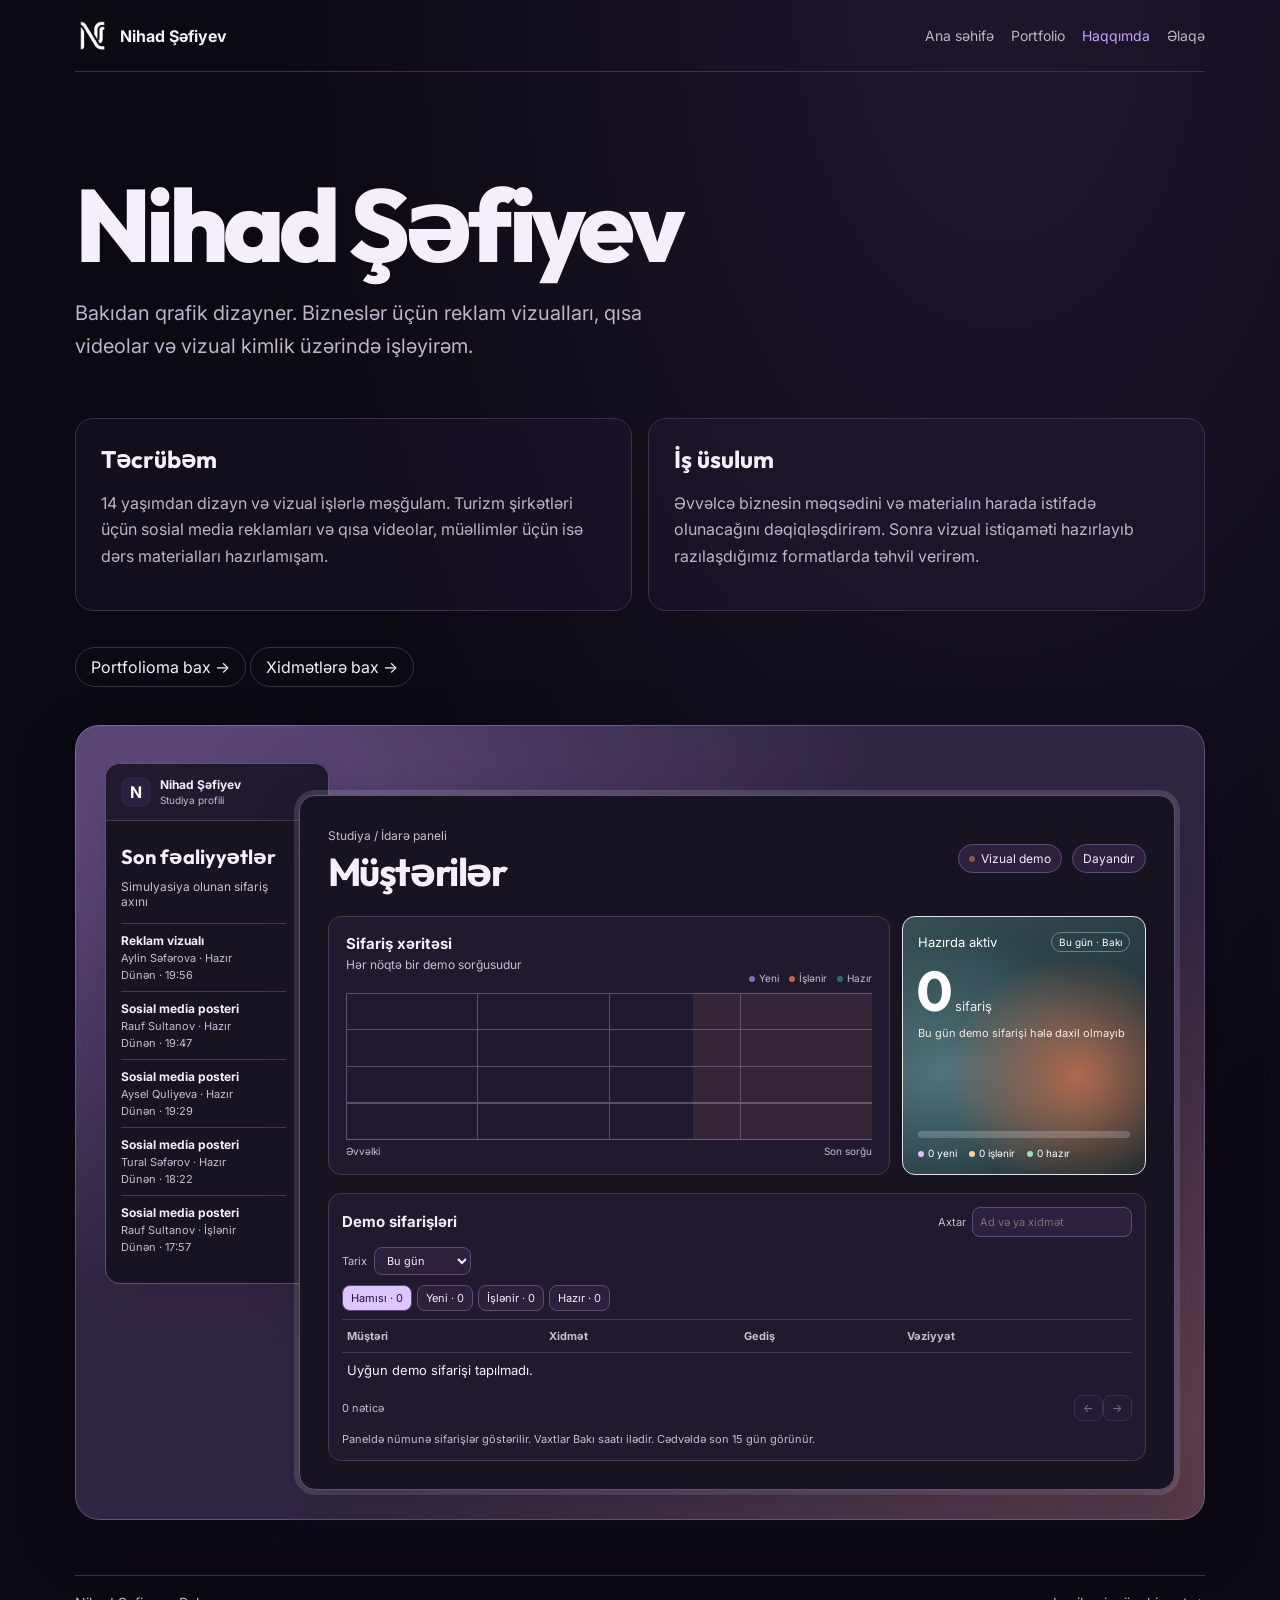
<file: about.html>
<!doctype html>
<html lang="az">
<head>
<meta charset="utf-8">
<meta name="viewport" content="width=device-width,initial-scale=1">
<title>Haqqımda — Nihad Şəfiyev</title>
<meta name="description" content="Bakıdan qrafik dizayner Nihad Şəfiyev haqqında.">
<link rel="icon" href="assets/mark.png">
<link href="https://fonts.googleapis.com/css2?family=Outfit:wght@500;700;800&family=Inter:wght@400;500;600;700&display=swap" rel="stylesheet">
<link rel="stylesheet" href="pages.css">
<script>try { document.documentElement.dataset.theme = localStorage.getItem('ns-theme') || 'dark'; } catch {}</script>
<link rel="stylesheet" href="profile-demo.css">
<script src="profile-samples.js" defer></script>
<script src="profile-demo.js" defer></script>
</head>
<body><div class="page-wrap">
<header class="page-nav"><a class="wordmark" href="index.html"><img src="assets/mark.png" alt="">Nihad Şəfiyev</a><nav class="page-links" aria-label="Əsas menyu"><a href="index.html">Ana səhifə</a><a href="portfolio.html">Portfolio</a><a href="about.html" aria-current="page">Haqqımda</a><a href="index.html#brief">Əlaqə</a></nav></header>
<main>
<header class="page-lead"><h1>Nihad Şəfiyev</h1><p>Bakıdan qrafik dizayner. Bizneslər üçün reklam vizualları, qısa videolar və vizual kimlik üzərində işləyirəm.</p></header>
<div class="bio-grid">
<article class="bio-card"><h2>Təcrübəm</h2><p>14 yaşımdan dizayn və vizual işlərlə məşğulam. Turizm şirkətləri üçün sosial media reklamları və qısa videolar, müəllimlər üçün isə dərs materialları hazırlamışam.</p></article>
<article class="bio-card"><h2>İş üsulum</h2><p>Əvvəlcə biznesin məqsədini və materialın harada istifadə olunacağını dəqiqləşdirirəm. Sonra vizual istiqaməti hazırlayıb razılaşdığımız formatlarda təhvil verirəm.</p></article>
</div><a class="page-cta" href="portfolio.html">Portfolioma bax →</a> <a class="page-cta" href="index.html#services">Xidmətlərə bax →</a>
<section class="profile-demo" aria-labelledby="pulse-title">
  <div class="pulse-desktop">
    <section class="pulse-directory" aria-labelledby="directory-title">
      <header class="directory-header"><span class="directory-mark" aria-hidden="true">N</span><div><strong>Nihad Şəfiyev</strong><small>Studiya profili</small></div></header>
      <div class="directory-body">
        <h3 id="directory-title">Son fəaliyyətlər</h3>
        <p class="pulse-kicker">Simulyasiya olunan sifariş axını</p>
        <ol id="pulse-log" class="activity-list"></ol>
      </div>
    </section>
    <div class="pulse-shell">
      <header class="pulse-header">
        <div><span class="pulse-kicker">Studiya / İdarə paneli</span><h2 id="pulse-title">Müştərilər</h2></div>
        <div class="pulse-actions"><span class="pulse-status"><i></i> Vizual demo</span><button type="button" id="pulse-toggle" hidden>Dayandır</button></div>
      </header>
      <div class="pulse-grid">
        <article class="pulse-chart">
          <h3>Sifariş xəritəsi</h3><p>Hər nöqtə bir demo sorğusudur</p>
          <div class="chart-legend" aria-hidden="true"><span>Yeni</span><span>İşlənir</span><span>Hazır</span></div>
          <div id="pulse-points" class="pulse-points" aria-label="Son demo sorğuları"></div>
          <div class="pulse-axis" aria-hidden="true"><span>Əvvəlki</span><span>Son sorğu</span></div>
        </article>
        <article class="pulse-meter" aria-labelledby="pulse-meter-title">
          <div class="meter-heading"><span id="pulse-meter-title">Hazırda aktiv</span><span class="meter-time">Bu gün · Bakı</span></div>
          <div class="meter-count"><strong id="pulse-value">—</strong><span>sifariş</span></div>
          <small id="pulse-total">Bugünkü demo sifarişləri</small>
          <div class="meter-track" id="pulse-bars" aria-hidden="true">
            <span class="meter-completed"></span><span class="meter-working"></span><span class="meter-new"></span>
          </div>
          <div class="meter-legend"><span id="meter-new">0 yeni</span><span id="meter-working">0 işlənir</span><span id="meter-done">0 hazır</span></div>
        </article>
      </div>
      <section class="pulse-log" aria-labelledby="orders-title">
        <header class="orders-header"><h3 id="orders-title">Demo sifarişləri</h3><label class="order-search">Axtar<input id="order-search" type="search" placeholder="Ad və ya xidmət"></label></header>
        <label class="order-period">Tarix <select id="order-period"><option value="today">Bu gün</option><option value="yesterday">Dünən</option><option value="all">Son 15 gün</option></select></label>
        <div id="order-filters" class="order-filters" role="group" aria-label="Sifariş vəziyyəti"></div>
        <table class="orders-table"><thead><tr><th scope="col">Müştəri</th><th scope="col">Xidmət</th><th scope="col">Gediş</th><th scope="col">Vəziyyət</th></tr></thead><tbody id="directory-rows"></tbody></table>
        <div class="order-pagination"><span id="order-results" role="status"></span><div><button type="button" id="order-prev" aria-label="Əvvəlki səhifə">←</button><button type="button" id="order-next" aria-label="Növbəti səhifə">→</button></div></div>
        <p class="demo-ledger-note">Paneldə nümunə sifarişlər göstərilir. Vaxtlar Bakı saatı ilədir. Cədvəldə son 15 gün görünür.</p>
      </section>
    </div>
  </div>
  <dialog class="order-detail" id="order-detail" aria-labelledby="detail-title">
    <form method="dialog"><button aria-label="Bağla">×</button></form>
    <span class="pulse-kicker">Demo sifarişi</span><h3 id="detail-title"></h3><div id="detail-content"></div>
  </dialog>
</section>
</main>
<footer class="page-footer"><span>Nihad Şəfiyev · Bakı</span><a href="index.html#brief">Layihəni müzakirə et →</a></footer>
</div></body></html>
</file>
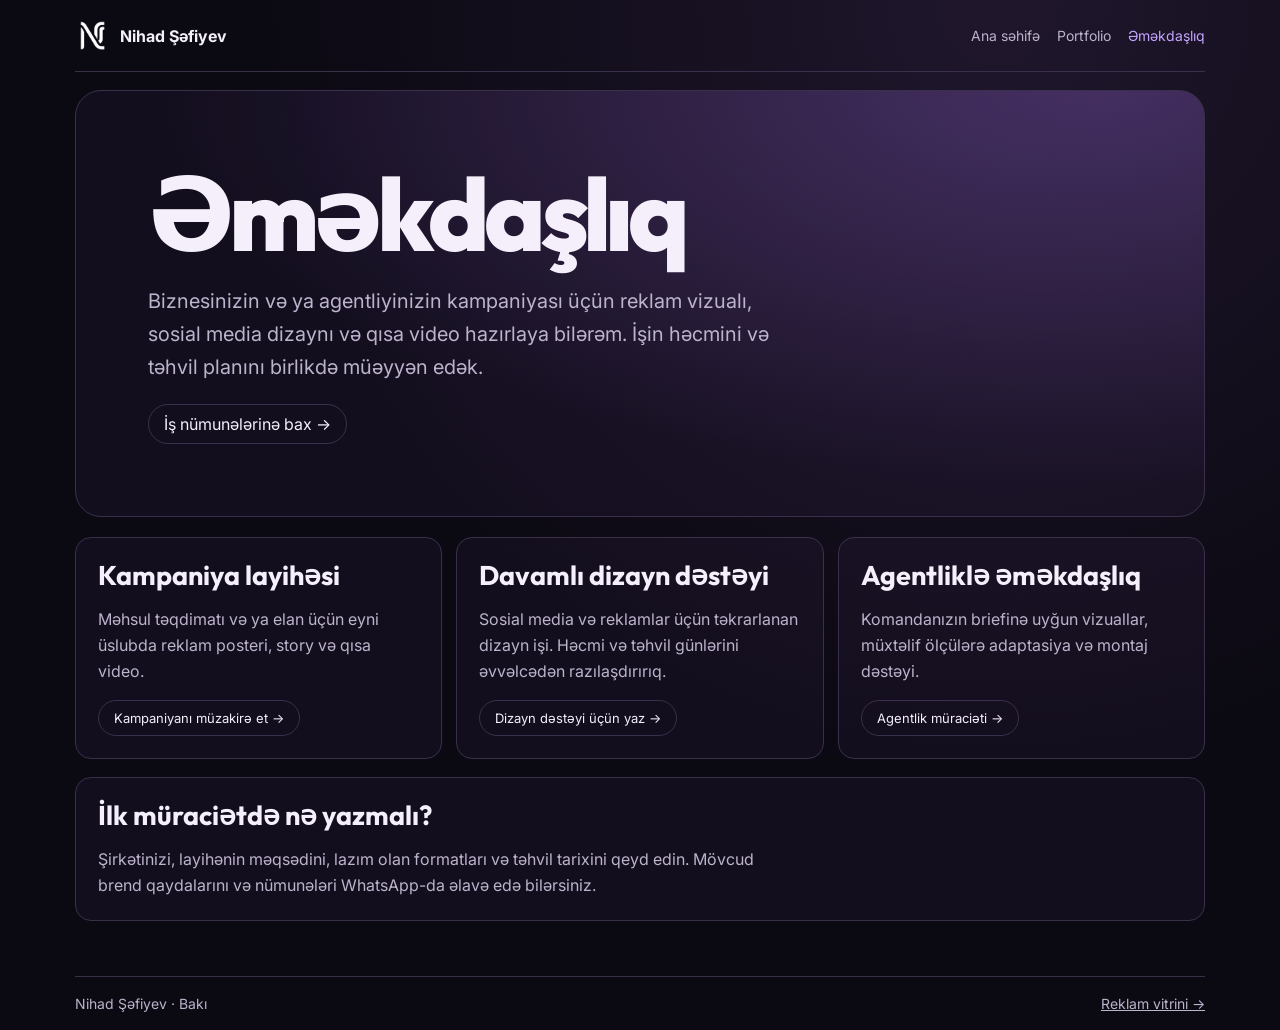
<file: emekdasliq.html>
<!doctype html>
<html lang="az">
<head>
<meta charset="utf-8">
<meta name="viewport" content="width=device-width,initial-scale=1">
<title>Əməkdaşlıq — Nihad Şəfiyev</title>
<meta name="description" content="Kampaniya, davamlı dizayn və agentlik əməkdaşlığı üçün Nihad Şəfiyevlə əlaqə.">
<link rel="icon" href="assets/mark.png">
<link href="https://fonts.googleapis.com/css2?family=Outfit:wght@500;700;800&family=Inter:wght@400;500;600;700&display=swap" rel="stylesheet">
<link rel="stylesheet" href="pages.css">
<link rel="stylesheet" href="emekdasliq.css">
<script>try{document.documentElement.dataset.theme=localStorage.getItem('ns-theme')||'dark'}catch{}</script>
</head>
<body><div class="page-wrap">
<header class="page-nav"><a class="wordmark" href="index.html"><img src="assets/mark.png" alt="">Nihad Şəfiyev</a><nav class="page-links" aria-label="Əsas menyu"><a href="index.html">Ana səhifə</a><a href="portfolio.html">Portfolio</a><a href="emekdasliq.html" aria-current="page">Əməkdaşlıq</a></nav></header>
<main>
  <header class="page-lead partner-lead">
    <h1>Əməkdaşlıq</h1>
    <p>Biznesinizin və ya agentliyinizin kampaniyası üçün reklam vizualı, sosial media dizaynı və qısa video hazırlaya bilərəm. İşin həcmini və təhvil planını birlikdə müəyyən edək.</p>
    <a class="page-cta" href="portfolio.html">İş nümunələrinə bax →</a>
  </header>
  <section class="partner-grid" aria-label="Əməkdaşlıq növləri">
    <article><h2>Kampaniya layihəsi</h2><p>Məhsul təqdimatı və ya elan üçün eyni üslubda reklam posteri, story və qısa video.</p><a class="page-cta" href="sifaris.html?muraciet=kampaniya">Kampaniyanı müzakirə et →</a></article>
    <article><h2>Davamlı dizayn dəstəyi</h2><p>Sosial media və reklamlar üçün təkrarlanan dizayn işi. Həcmi və təhvil günlərini əvvəlcədən razılaşdırırıq.</p><a class="page-cta" href="sifaris.html?muraciet=davamli">Dizayn dəstəyi üçün yaz →</a></article>
    <article><h2>Agentliklə əməkdaşlıq</h2><p>Komandanızın briefinə uyğun vizuallar, müxtəlif ölçülərə adaptasiya və montaj dəstəyi.</p><a class="page-cta" href="sifaris.html?muraciet=agentlik">Agentlik müraciəti →</a></article>
  </section>
  <section class="partner-next" aria-labelledby="partner-next-title"><h2 id="partner-next-title">İlk müraciətdə nə yazmalı?</h2><p>Şirkətinizi, layihənin məqsədini, lazım olan formatları və təhvil tarixini qeyd edin. Mövcud brend qaydalarını və nümunələri WhatsApp-da əlavə edə bilərsiniz.</p></section>
</main>
<footer class="page-footer"><span>Nihad Şəfiyev · Bakı</span><a href="index.html#reklam">Reklam vitrini →</a></footer>
</div></body></html>
</file>
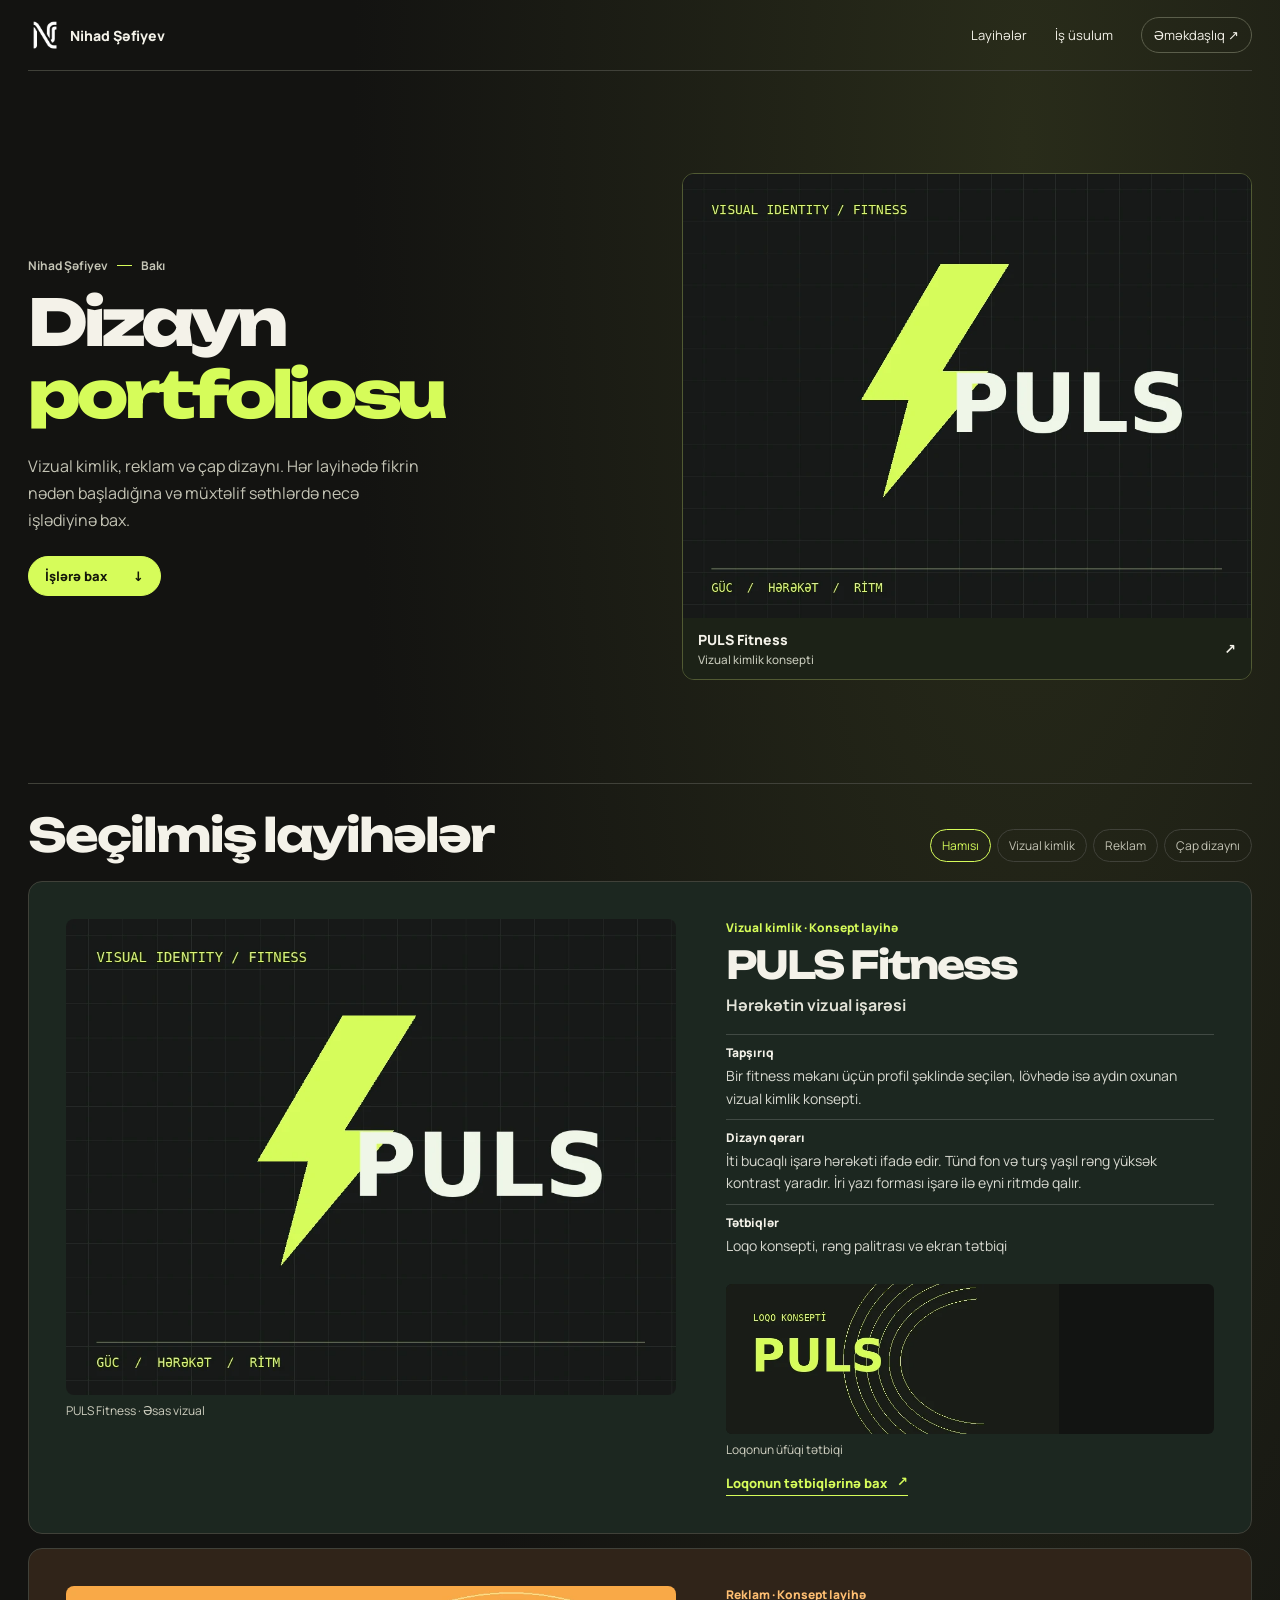
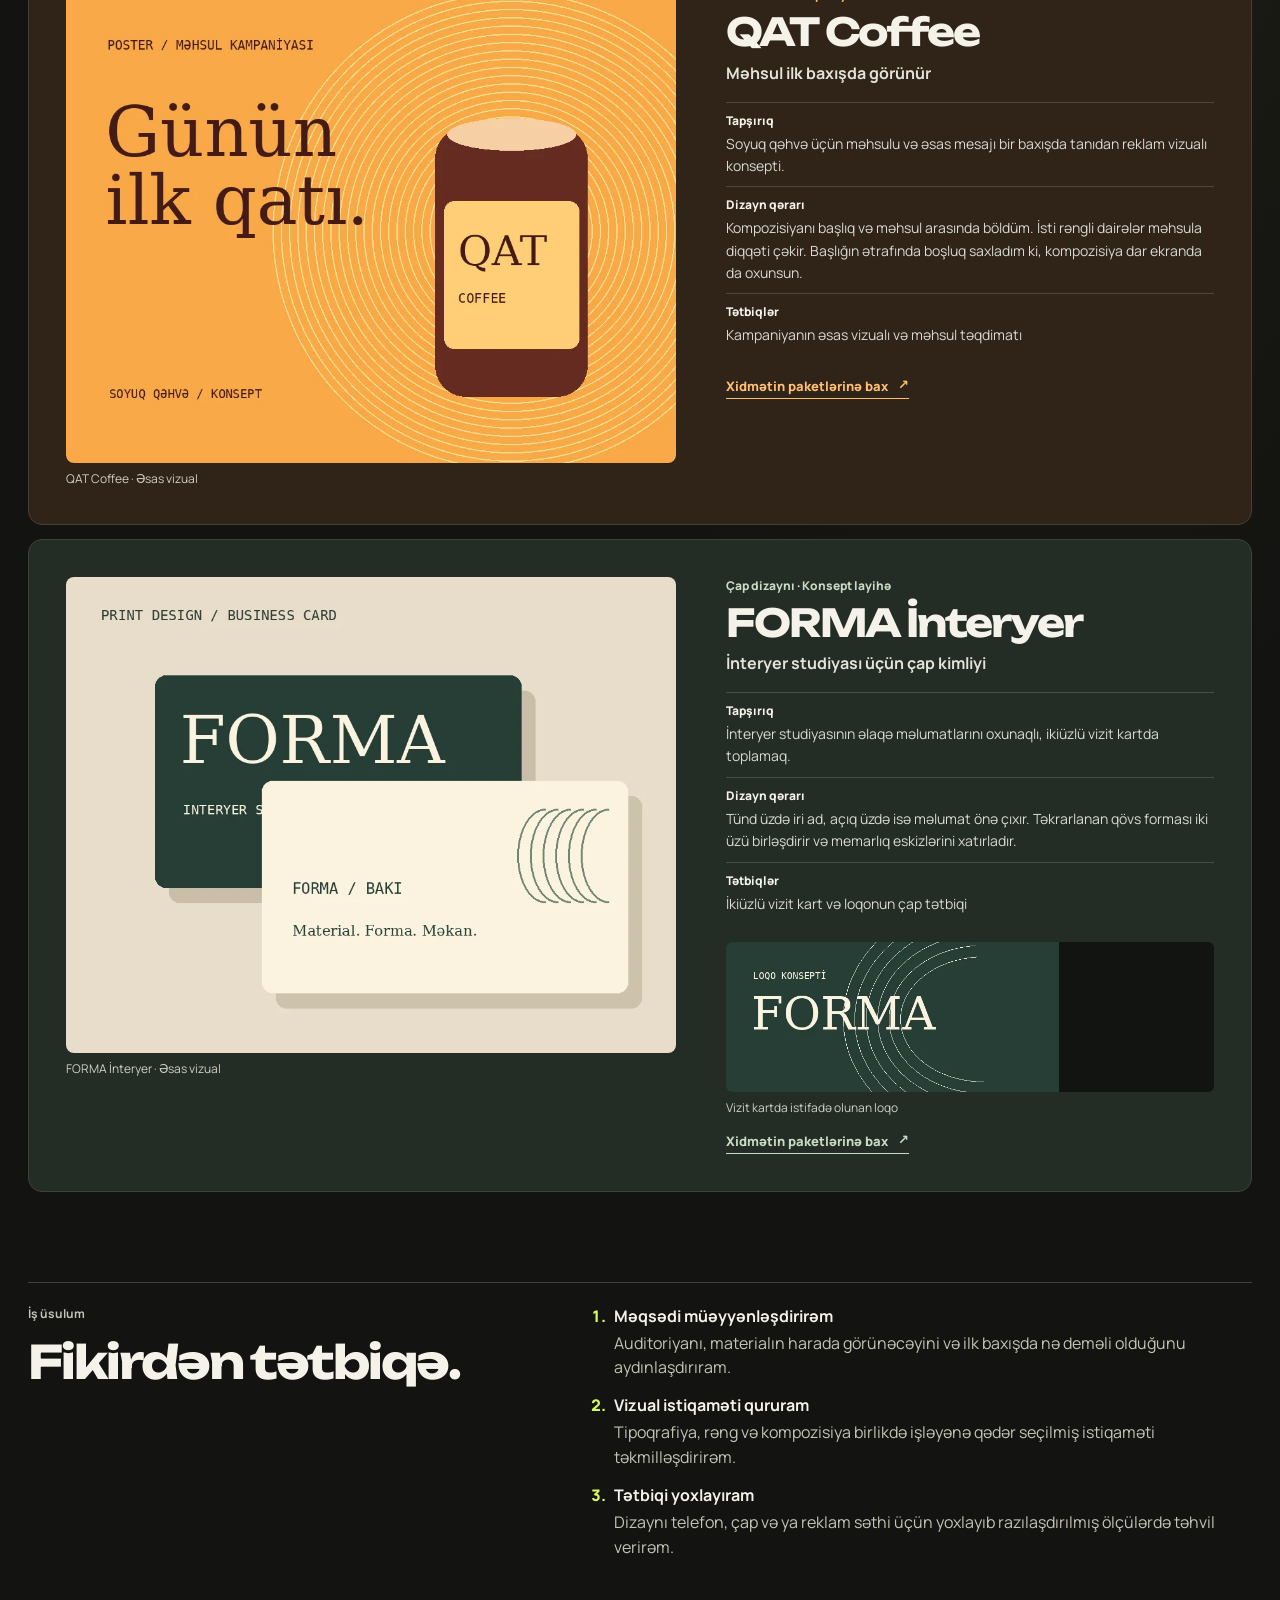
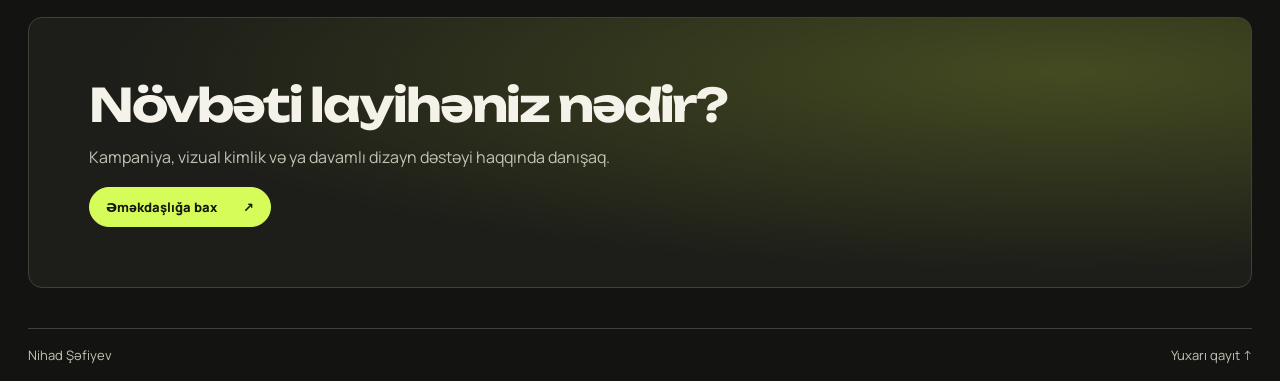
<file: portfolio.html>
<!doctype html>
<html lang="az">
<head>
<meta charset="utf-8">
<meta name="viewport" content="width=device-width,initial-scale=1">
<title>Nihad Şəfiyev — Dizayn portfoliosu</title>
<meta name="description" content="Nihad Şəfiyevin dizayn portfoliosu. Vizual kimlik, reklam və çap üzrə seçilmiş konseptlər, dizayn qərarları və tətbiqlər.">
<link rel="icon" href="assets/mark.png">
<link rel="preconnect" href="https://fonts.googleapis.com">
<link rel="preconnect" href="https://fonts.gstatic.com" crossorigin>
<link href="https://fonts.googleapis.com/css2?family=Manrope:wght@400;500;600;700;800&family=Unbounded:wght@500;700;800&display=swap" rel="stylesheet">
<link rel="stylesheet" href="portfolio.css">
<script src="projects.js" defer></script>
<script src="portfolio.js" defer></script>
</head>
<body id="portfolio-top">
<a href="#works" class="edition-skip">Layihələrə keç</a>
<header class="edition-header">
  <a class="edition-logo" href="index.html"><img src="assets/mark.png" width="34" height="34" alt=""><span>Nihad Şəfiyev</span></a>
  <nav aria-label="Portfolio menyusu"><a href="#works">Layihələr</a><a href="#approach">İş üsulum</a><a href="emekdasliq.html" class="edition-contact">Əməkdaşlıq <span aria-hidden="true">↗</span></a></nav>
</header>
<main class="edition">
  <section class="edition-intro" aria-labelledby="edition-title">
    <div class="edition-intro-copy">
      <p class="edition-kicker">Nihad Şəfiyev <span></span> Bakı</p>
      <h1 id="edition-title">Dizayn<span>portfoliosu</span></h1>
      <p class="edition-lede">Vizual kimlik, reklam və çap dizaynı. Hər layihədə fikrin nədən başladığına və müxtəlif səthlərdə necə işlədiyinə bax.</p>
      <a class="edition-button" href="#works">İşlərə bax <span aria-hidden="true">↓</span></a>
    </div>
    <a class="edition-cover" href="#puls">
      <img src="assets/concepts/puls.webp" width="960" height="750" alt="PULS Fitness konsepti — tünd fonda yaşıl işarə və iri tipoqrafiya" fetchpriority="high">
      <span class="cover-caption"><span>PULS Fitness <small>Vizual kimlik konsepti</small></span><span aria-hidden="true">↗</span></span>
    </a>
  </section>

  <section id="works" class="edition-works" aria-labelledby="works-title">
    <header class="edition-section-head">
      <h2 id="works-title">Seçilmiş layihələr</h2>
      <div class="edition-filters" id="portfolioFilters" role="group" aria-label="Layihə kateqoriyaları"></div>
    </header>
    <div id="portfolioProjects"><noscript>İş nümunələrini görmək üçün JavaScript-i aktiv et və ya <a href="index.html#work">ana səhifəyə keç</a>.</noscript></div>
  </section>

  <section class="edition-approach" id="approach" aria-labelledby="approach-title">
    <header><p class="edition-kicker">İş üsulum</p><h2 id="approach-title">Fikirdən tətbiqə.</h2></header>
    <ol>
      <li><strong>Məqsədi müəyyənləşdirirəm</strong><p>Auditoriyanı, materialın harada görünəcəyini və ilk baxışda nə deməli olduğunu aydınlaşdırıram.</p></li>
      <li><strong>Vizual istiqaməti qururam</strong><p>Tipoqrafiya, rəng və kompozisiya birlikdə işləyənə qədər seçilmiş istiqaməti təkmilləşdirirəm.</p></li>
      <li><strong>Tətbiqi yoxlayıram</strong><p>Dizaynı telefon, çap və ya reklam səthi üçün yoxlayıb razılaşdırılmış ölçülərdə təhvil verirəm.</p></li>
    </ol>
  </section>
  <section class="edition-next" aria-labelledby="next-title">
    <h2 id="next-title">Növbəti layihəniz nədir?</h2>
    <p>Kampaniya, vizual kimlik və ya davamlı dizayn dəstəyi haqqında danışaq.</p>
    <a href="emekdasliq.html" class="edition-button">Əməkdaşlığa bax <span aria-hidden="true">↗</span></a>
  </section>
</main>
<footer class="edition-footer"><a href="index.html">Nihad Şəfiyev</a><a href="#portfolio-top">Yuxarı qayıt ↑</a></footer>
</body>
</html>
</file>
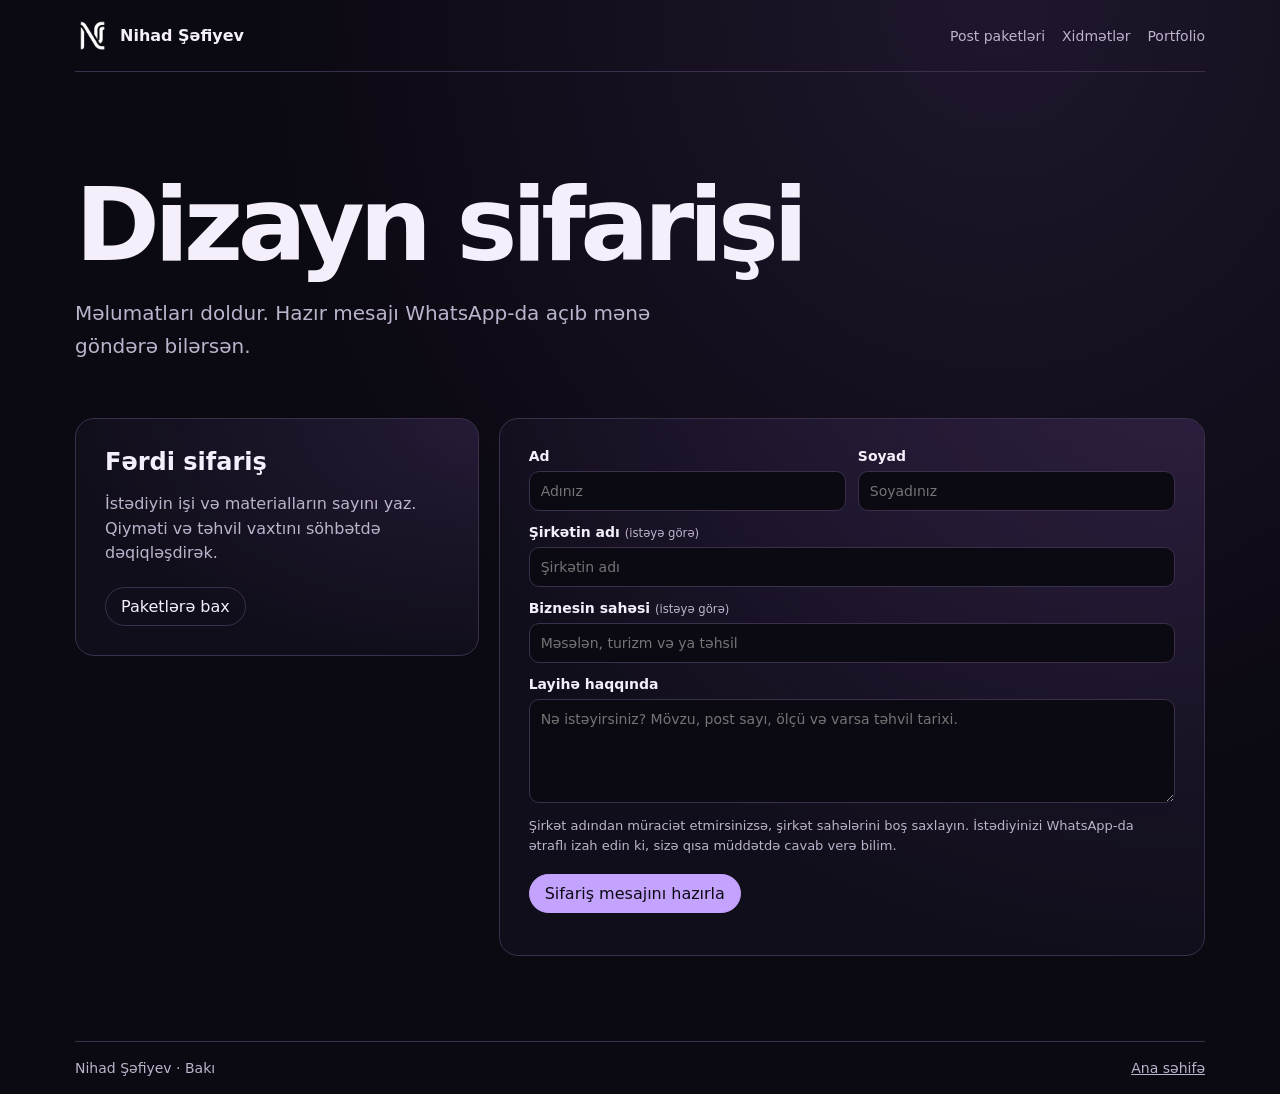
<file: sifaris.html>
<!doctype html>
<html lang="az">
<head>
<meta charset="utf-8">
<meta name="viewport" content="width=device-width,initial-scale=1">
<title>Dizayn sifarişi — Nihad Şəfiyev</title>
<link rel="icon" href="assets/mark.png">
<link rel="stylesheet" href="pages.css">
<link rel="stylesheet" href="sifaris.css">
<script>try{document.documentElement.dataset.theme=localStorage.getItem('ns-theme')||'dark'}catch{}</script>
<script src="catalog.js" defer></script>
<script src="sifaris.js" defer></script>
</head>
<body><div class="page-wrap">
<header class="page-nav">
  <a class="wordmark" href="index.html"><img src="assets/mark.png" alt="">Nihad Şəfiyev</a>
  <nav class="page-links" aria-label="Əsas menyu"><a href="index.html#poster-packs">Post paketləri</a><a href="index.html#services">Xidmətlər</a><a href="portfolio.html">Portfolio</a></nav>
</header>
<main>
  <header class="page-lead"><h1 id="request-title">Dizayn sifarişi</h1><p>Məlumatları doldur. Hazır mesajı WhatsApp-da açıb mənə göndərə bilərsən.</p></header>
  <div class="request-layout">
    <aside class="request-card" aria-labelledby="selection-title">
      <h2 id="selection-title">Fərdi sifariş</h2>
      <p id="selection-price" hidden></p>
      <ul id="selection-details" hidden></ul>
      <p id="selection-custom">İstədiyin işi və materialların sayını yaz. Qiyməti və təhvil vaxtını söhbətdə dəqiqləşdirək.</p>
      <p id="selection-notice" role="status" hidden></p>
      <a class="page-cta" href="index.html#poster-packs">Paketlərə bax</a>
      <a class="page-cta" id="switch-custom" href="sifaris.html" hidden>Fərdi sifarişə keç</a>
    </aside>
    <form id="request-form" class="request-card">
      <div class="request-names">
        <label>Ad <input name="firstName" autocomplete="given-name" placeholder="Adınız" required maxlength="70"></label>
        <label>Soyad <input name="lastName" autocomplete="family-name" placeholder="Soyadınız" required maxlength="70"></label>
      </div>
      <label>Şirkətin adı <small>(istəyə görə)</small><input name="company" autocomplete="organization" placeholder="Şirkətin adı" maxlength="120"></label>
      <label>Biznesin sahəsi <small>(istəyə görə)</small><input name="sector" placeholder="Məsələn, turizm və ya təhsil" maxlength="120"></label>
      <label id="format-field" hidden>Format <select name="format"><option value="">Formatı seç</option></select></label>
      <label>Layihə haqqında <textarea name="details" rows="5" required maxlength="1000" placeholder="Nə istəyirsiniz? Mövzu, post sayı, ölçü və varsa təhvil tarixi."></textarea></label>
      <p class="request-note">Şirkət adından müraciət etmirsinizsə, şirkət sahələrini boş saxlayın. İstədiyinizi WhatsApp-da ətraflı izah edin ki, sizə qısa müddətdə cavab verə bilim.</p>
      <button type="submit" class="page-cta request-submit" disabled>Sifariş mesajını hazırla</button>
      <p id="request-status" role="status"></p>
      <div id="request-output" hidden>
        <label>Hazır mesaj<textarea id="request-message" rows="6" readonly></textarea></label>
        <button class="page-cta" id="request-copy" type="button">Mətni kopyala</button>
      </div>
      <noscript>Sifariş mesajını hazırlamaq üçün brauzerdə JavaScript-i aktiv et.</noscript>
    </form>
  </div>
</main>
<footer class="page-footer"><span>Nihad Şəfiyev · Bakı</span><a href="index.html">Ana səhifə</a></footer>
</div></body></html>
</file>
<file: catalog.css>
[hidden]{display:none!important}
#offers{grid-template-columns:repeat(3,minmax(0,1fr));gap:20px}
.of.studio-service{display:flex;flex-direction:column;min-width:0;padding:20px;overflow:hidden}
.studio-service h3{margin:17px 0 6px}.studio-service p{min-height:3em}
.service-art{position:relative;overflow:hidden;display:grid;place-items:center;aspect-ratio:2.3;border-radius:14px;background:radial-gradient(ellipse at 55% 95%,color-mix(in srgb,var(--accent) 35%,#141221),#11101b 68%);color:var(--accent);isolation:isolate}
.service-art::before{content:"";position:absolute;inset:0;background:repeating-linear-gradient(125deg,transparent 0 18px,#ffffff0a 19px 20px);mask-image:linear-gradient(135deg,#000,transparent 80%)}
.service-sample{position:relative;display:flex;align-items:center;gap:.55em;font-family:Outfit,sans-serif;font-size:clamp(17px,2.1vw,30px);font-weight:800;letter-spacing:.10em}
.sample-mark{display:inline-grid;place-items:center;border:1px solid currentColor;width:1.8em;aspect-ratio:1;border-radius:.5em;transform:rotate(-12deg);box-shadow:0 0 24px color-mix(in srgb,var(--accent) 32%,transparent)}
@keyframes sample-in{from{opacity:0;transform:perspective(350px) rotateX(-50deg) translateY(14px)}to{opacity:1;transform:perspective(350px) rotateX(0) translateY(0)}}
.sample-turn{animation:sample-in .5s ease both}
.service-bottom{display:flex;align-items:center;justify-content:space-between;gap:9px;flex-wrap:wrap;margin-top:auto;padding-top:12px}
.service-bottom small,.studio-muted{color:var(--mut)}
#packageDialog{color:var(--txt,#f5f2ff);background:#161322;border:1px solid #5b4a76;border-radius:24px;padding:clamp(18px,4vw,34px);width:min(960px,calc(100% - 24px));max-height:calc(100dvh - 28px);overflow:auto}
#packageDialog::backdrop{background:#080612be;backdrop-filter:blur(8px)}
#packageDialog[open]{animation:folder-in .3s ease both}
@keyframes folder-in{from{opacity:0;transform:translateY(20px) scale(.97)}to{opacity:1;transform:none}}
.pkg-head{display:flex;align-items:start;justify-content:space-between;gap:15px}.pkg-head h2{margin:0;font-size:clamp(25px,4vw,42px)}
.pkg-head p{color:#ccc2da;margin:6px 0 0}
.pkg-grid{display:grid;grid-template-columns:repeat(3,minmax(0,1fr));gap:14px;margin-top:24px}
.pkg-card{display:flex;flex-direction:column;background:#211a32;border:1px solid #473753;border-radius:0 16px 16px;padding:18px;position:relative;margin-top:9px}
.pkg-card::before{content:"";position:absolute;bottom:100%;left:-1px;width:58px;height:9px;border:1px solid #473753;border-bottom:0;border-radius:8px 12px 0 0;background:#211a32}
.pkg-card h3{margin:0}.pkg-price{font:800 32px Outfit,sans-serif;margin:7px 0;color:#d9c7ff}.pkg-price small{font-size:13px}
.pkg-card ul{padding-left:18px;color:#e1d9ec;font-size:14px;margin:3px 0 18px}.pkg-card li+li{margin-top:6px}.pkg-card .btn{margin-top:auto}
#briefOutput{margin-top:15px}#briefOutput textarea{width:100%;background:var(--glass2);color:inherit;border:1px solid var(--line);border-radius:10px;padding:12px;resize:vertical}
#briefStatus{margin-top:12px;color:var(--mut)}
.hero-reel{position:absolute;inset:auto 8% 8%;z-index:3;display:flex;justify-content:space-between;gap:10px;align-items:end;pointer-events:none}.hero-reel span{color:#e2d3fc;font-size:12px;letter-spacing:.1em;text-transform:uppercase}.hero-reel strong{color:white;font:700 clamp(18px,3vw,36px) Outfit,sans-serif}
.vframe{background-color:#110b20}
.work-foot{display:flex;justify-content:center;margin-top:28px}
#brief,#services,#work{scroll-margin-top:110px}
@media(max-width:950px){#offers{grid-template-columns:repeat(2,minmax(0,1fr))}}
@media(max-width:640px){#offers,.pkg-grid{grid-template-columns:1fr}.studio-service p{min-height:0}}
@media(prefers-reduced-motion:reduce){.sample-turn,#packageDialog[open]{animation:none}}
.logo-sample{position:absolute;inset:0;width:100%;height:100%;object-fit:cover}
#packageDialog .iconbtn{color:#f5f2ff;border-color:#69587d;background:#251d34}
#packageDialog{color:#f5f2ff}

.footer-catalog{display:flex;gap:10px;flex-wrap:wrap;justify-content:center;padding:16px 0}
.footer-catalog a{border:1px solid var(--line);border-radius:100px;padding:7px 13px;color:var(--mut);font-size:13px}
.footer-catalog a:hover{color:inherit;border-color:#aa85e0}
:focus-visible{outline:2px solid #bd9af7;outline-offset:4px}
.catalog-tools{display:flex;justify-content:space-between;gap:16px;align-items:end;flex-wrap:wrap}
.catalog-filters{display:flex;gap:7px;flex-wrap:wrap}
.catalog-filters button{border:1px solid var(--line);border-radius:100px;padding:9px 13px;background:var(--glass);color:var(--ink);font-size:13px}
.catalog-filters button[aria-pressed=true],.catalog-filters button:hover{border-color:#ab83fb;background:#ac80ff26}
.catalog-search{display:grid;gap:6px;color:var(--mut);font-size:13px;width:min(100%,250px)}
.catalog-search input{color:var(--ink);background:var(--glass);border:1px solid var(--line);border-radius:11px;padding:10px 12px;min-width:0}
.catalog-result{font-size:13px;margin:12px 0 18px}
.studio-service .service-group{margin-top:14px;color:var(--mut);font-size:12px}
.studio-service .service-group+h3{margin-top:5px}
.studio-service .service-sample{padding:0 12px;letter-spacing:.04em;line-height:1.05}
.studio-service .sample-mark{flex:none}
.catalog-help{display:flex;justify-content:space-between;align-items:center;gap:16px;flex-wrap:wrap;margin-top:24px;padding:22px}
.catalog-help p{color:var(--mut);margin-top:5px}
.selected-plan{background:var(--glass);border:1px solid var(--line);border-radius:13px;padding:13px;margin-bottom:12px}
.selected-plan ul{margin:6px 0 0;padding-left:18px;color:var(--mut);font-size:13px}
.package-note{font-size:13px;margin-top:16px;color:#d3c9e4}
.faq-grid{display:grid;grid-template-columns:repeat(2,minmax(0,1fr));gap:12px;align-items:start}
.faq-grid details{padding:17px 20px}
.faq-grid summary{cursor:pointer;font-weight:600}
.faq-grid p{margin:12px 0 0;color:var(--mut);font-size:14px;line-height:1.65}
@media(max-width:640px){.faq-grid{grid-template-columns:1fr}}
#packageDialog{position:fixed;inset:0;margin:auto}
body:has(#packageDialog[open]){overflow:hidden}
.poster-showcase{scroll-margin-top:100px;padding:clamp(48px,8vw,105px) 0}
.poster-heading{text-align:center;margin-bottom:28px}
.poster-heading p{color:var(--mut);margin-top:8px}
.poster-deck{display:grid;grid-template-columns:repeat(3,minmax(0,1fr));gap:clamp(10px,2vw,28px);perspective:1100px}
.poster-card{min-width:0;border:1px solid var(--line);border-radius:20px;background:var(--glass2);overflow:hidden;box-shadow:0 12px 40px #8754d326;transition:transform .35s ease,border-color .25s ease}
.poster-card:first-child{transform:rotateY(10deg) translateY(10px)}
.poster-card:last-child{transform:rotateY(-10deg) translateY(10px)}
.poster-card:nth-child(2){border-color:#a87ce2;box-shadow:0 15px 48px #8754d34a}
.poster-card:hover,.poster-card:focus-within{transform:translateY(-5px);border-color:#bd9af7}
.poster-card img{display:block;width:100%;height:auto;aspect-ratio:2.1;object-fit:cover}
.poster-card-copy{padding:clamp(14px,2.4vw,26px);display:grid;gap:7px}
.poster-card-copy h3{font-size:clamp(19px,2.2vw,28px)}
.poster-card-copy p{color:var(--mut);font-size:13px}
.poster-card-copy strong{font:800 38px/1.15 Outfit,sans-serif;margin:5px 0}
.poster-card-copy strong small{font-size:14px}
.poster-card-copy a{justify-self:start}
.poster-notes{display:grid;grid-template-columns:1fr 1fr;gap:15px;margin-top:32px}
.poster-notes>div{border:1px solid var(--line);border-radius:15px;padding:17px;background:var(--glass)}
.poster-notes p{margin:6px 0 10px;color:var(--mut);font-size:14px;line-height:1.55}
@media(max-width:680px){.poster-deck,.poster-notes{grid-template-columns:1fr}.poster-card:first-child,.poster-card:last-child{transform:none}}
@media(prefers-reduced-motion:reduce){.poster-card{transition:none}}

.poster-wave{display:inline-block;transform-origin:80% 80%;margin-right:3px}
.poster-notes>div:hover .poster-wave,.poster-notes>div:focus-within .poster-wave{animation:poster-wave .65s ease}
@keyframes poster-wave{25%,75%{transform:rotate(17deg)}50%{transform:rotate(-10deg)}}
@media(prefers-reduced-motion:reduce){.poster-notes>div .poster-wave{animation:none!important}}

/* Campaign showcase and collaboration */
.poster-showcase>.wrap{position:relative;isolation:isolate;border-radius:30px;padding:clamp(20px,4.4vw,54px);border:1px solid var(--line);background:radial-gradient(ellipse at 50% 20%,#8753c630,transparent 67%),var(--glass)}
.poster-heading .sec-h{width:auto;max-width:100%;margin-inline:auto;text-wrap:balance;letter-spacing:-.045em}
.poster-heading .kick{color:var(--ink)}
.poster-heading{margin-bottom:clamp(22px,4vw,42px)}
.poster-deck{max-width:1050px;margin-inline:auto;perspective:1400px}
.poster-card{position:relative;background:var(--bg);transition:transform .4s cubic-bezier(.2,.7,.2,1),border-color .3s,box-shadow .3s}
.poster-card img{aspect-ratio:1.8;object-position:50% 46%}
.poster-card:nth-child(2){transform:translateY(-8px);border-color:#c7a4f6;box-shadow:0 16px 55px #8950db62}
.poster-card::after{content:"";position:absolute;inset:0;pointer-events:none;background:linear-gradient(120deg,transparent 37%,#ffffff17 49%,transparent 62%);transform:translateX(-105%);transition:transform .65s ease}
.poster-card:hover::after,.poster-card:focus-within::after{transform:translateX(105%)}
.poster-card-copy{min-height:204px;align-content:start}
.poster-card-copy a{width:100%;justify-content:space-between}
.poster-notes{max-width:1050px;margin-inline:auto}
.poster-terms p strong{color:var(--ink);margin-right:4px}
.collaboration-card{position:relative;display:flex;justify-content:space-between;align-items:center;gap:24px;flex-wrap:wrap;border:1px solid var(--line);border-radius:24px;padding:clamp(22px,5vw,56px);background:radial-gradient(ellipse at 100% 0,#9c62f03b,transparent 60%),var(--glass)}
.collaboration-card>div:first-child{flex:1 1 420px}.collaboration-card h2{font:800 clamp(29px,5vw,56px)/1.05 Outfit,sans-serif;max-width:20ch;letter-spacing:-.035em}
.collaboration-card p{max-width:55ch;color:var(--mut);line-height:1.6;margin-top:12px}
.collaboration-actions{display:flex;gap:10px;flex-wrap:wrap}
@media(max-width:740px){.poster-deck,.poster-notes{grid-template-columns:1fr}.poster-card:nth-child(n){transform:none}.poster-card-copy{min-height:0}.poster-card img{aspect-ratio:2}}
@media(prefers-reduced-motion:reduce){.poster-card,.poster-card::after{transition:none}.poster-card::after{display:none}}

#reklam{scroll-margin-top:95px}
.ad-showcase{display:grid;grid-template-columns:minmax(0,1fr) minmax(0,1.15fr);gap:clamp(20px,5vw,70px);align-items:center;padding:clamp(20px,4.5vw,52px);border:1px solid var(--line);border-radius:28px;background:radial-gradient(ellipse at 100% 0,#8954d83b,transparent 63%),var(--glass)}
.ad-copy h2{max-width:15ch;margin:8px 0 10px;font:800 clamp(30px,4.5vw,60px)/1.02 Outfit,sans-serif;letter-spacing:-.04em}
.ad-copy p{max-width:48ch;margin-bottom:18px;color:var(--mut);line-height:1.6}
.ad-example{min-width:0;margin:0}.ad-example>div{position:relative;overflow:hidden;border:1px solid var(--line);border-radius:16px;box-shadow:0 15px 35px #24123050}
.ad-example img{display:block;width:100%;height:auto;aspect-ratio:2.05;object-fit:cover;object-position:50% 40%}
.ad-example span{position:absolute;right:10px;bottom:10px;border-radius:40px;padding:5px 9px;background:#241625;color:white;font-size:11px}
.ad-example figcaption{margin-top:9px;color:var(--mut);font-size:13px}
@media(max-width:690px){.ad-showcase{grid-template-columns:1fr}.ad-copy h2{max-width:100%}}
</file>
<file: pages.css>
:root{color-scheme:dark;--bg:#0b0912;--ink:#f4effa;--muted:#bcb3cc;--line:#3b304b;--accent:#c4a3ff;font:16px Inter,system-ui,sans-serif}
:root[data-theme=light]{color-scheme:light;--bg:#f7f3fc;--ink:#21162d;--muted:#594869;--line:#d6c8e3;--accent:#6136aa}
*{box-sizing:border-box}body{margin:0;background:radial-gradient(ellipse at 78% 0%,#8659b02a,transparent 52%),var(--bg);color:var(--ink);min-height:100vh}
a{color:inherit}button{font:inherit}
.page-wrap{width:min(1130px,calc(100% - 42px));margin:auto}
.page-nav,.page-footer{display:flex;justify-content:space-between;align-items:center;gap:18px;border-bottom:1px solid var(--line);padding:18px 0}
.wordmark{display:flex;align-items:center;gap:10px;font-weight:700;text-decoration:none}.wordmark img{width:35px;height:35px;object-fit:contain}
.page-links{display:flex;gap:17px;flex-wrap:wrap}.page-links a{text-decoration:none;color:var(--muted);font-size:14px}.page-links a[aria-current],.page-links a:hover{color:var(--accent)}
.page-lead{padding:clamp(45px,8vw,106px) 0 35px}.page-lead h1{margin:0;font:800 clamp(42px,8vw,104px)/1 Outfit,system-ui,sans-serif;letter-spacing:-.055em}.page-lead p{max-width:640px;color:var(--muted);line-height:1.65;font-size:clamp(16px,2vw,20px)}
.page-filters{display:flex;gap:8px;flex-wrap:wrap;margin-bottom:20px}.page-filters button,.page-cta{border-radius:100px;padding:9px 15px;background:transparent;color:var(--ink);border:1px solid var(--line);cursor:pointer;text-decoration:none;display:inline-flex}.page-filters button[aria-pressed=true],.page-cta:hover{border-color:var(--accent);color:var(--accent)}
.page-projects{display:grid;grid-template-columns:repeat(3,1fr);gap:18px;margin-bottom:55px}.page-project{background:#9564cb0d;border:1px solid var(--line);border-radius:18px;overflow:hidden}.page-project img{width:100%;height:auto;display:block}.project-copy{padding:21px}.project-copy small{color:var(--accent)}.project-copy h2{font-family:Outfit,sans-serif;margin:8px 0}.project-copy p,.bio-card p{line-height:1.65;color:var(--muted)}.project-copy .page-cta{font-size:14px}
.bio-grid{display:grid;grid-template-columns:repeat(2,1fr);gap:16px;margin-bottom:36px}.bio-card{padding:25px;background:#9564cb0d;border:1px solid var(--line);border-radius:18px}.bio-card h2{margin:0;font-family:Outfit,sans-serif}.page-footer{margin-top:55px;border-top:1px solid var(--line);border-bottom:0;color:var(--muted);font-size:14px}
:focus-visible{outline:2px solid var(--accent);outline-offset:4px}
[hidden]{display:none!important}
@media(max-width:860px){.page-projects{grid-template-columns:repeat(2,1fr)}}
@media(max-width:560px){.page-projects,.bio-grid{grid-template-columns:1fr}.page-nav{align-items:flex-start;flex-direction:column;gap:12px}.page-wrap{width:calc(100% - 32px)}}
</file>
<file: profile-demo.css>
.profile-demo{margin:38px 0 0;padding:clamp(9px,2.7vw,30px);border-radius:24px;background:radial-gradient(ellipse at 80% 85%,#cb927f,transparent 50%),radial-gradient(ellipse at 4% 22%,#b1a5d5,transparent 55%),#55465e}
.pulse-shell{background:#fbfaf8;color:#222127;padding:clamp(14px,3vw,28px);border:1px solid #fff;border-radius:16px;box-shadow:0 18px 60px #22172640}
.pulse-header,.pulse-actions{display:flex;align-items:center;justify-content:space-between;gap:10px;flex-wrap:wrap}
.pulse-kicker{color:#57545d;font-size:12px}.pulse-header h2{font:700 clamp(25px,4vw,39px)/1.1 Outfit,system-ui,sans-serif;letter-spacing:-.04em;margin:7px 0 0}
.pulse-status,.pulse-actions button{display:inline-flex;align-items:center;gap:6px;padding:6px 10px;border-radius:999px;font-size:12px;color:#292430;border:1px solid #d8d2dc;background:#fff}
.pulse-status i{width:6px;height:6px;border-radius:50%;background:#8c583c}.pulse-actions button{cursor:pointer}.pulse-actions button:hover{background:#eee8f1}
.pulse-grid{display:grid;grid-template-columns:2.3fr minmax(0,1fr);gap:12px;margin:22px 0 18px}
.pulse-chart,.pulse-meter{border-radius:13px;padding:15px;min-width:0;border:1px solid #e7e1e4}
.pulse-shell h3{font-size:15px;margin:0}.pulse-chart p{margin:4px 0 0;font-size:12px;color:#655e68}
.pulse-points{height:124px;position:relative;margin-top:14px;overflow:hidden;border-bottom:1px solid #d9d2d8;background:linear-gradient(90deg,transparent 68%,#eaa28c29 68%),repeating-linear-gradient(to bottom,#e8e3e8 0 1px,transparent 1px 25%)}
.pulse-dot{position:absolute;height:6px;width:6px;border-radius:50%;background:#55495d;transform:translate(-50%,-50%);transition:top .7s ease,opacity .7s ease}
.pulse-dot:nth-last-child(-n+7){background:#b9654d}
.pulse-axis{display:flex;justify-content:space-between;margin-top:5px;color:#5e5861;font-size:10px}
.pulse-meter{color:#fff;background:radial-gradient(ellipse at 60% 68%,#b56849,transparent 62%),linear-gradient(150deg,#314e53,#17282e 84%);display:flex;flex-direction:column}
.pulse-meter>span{font-size:12px}.pulse-meter strong{margin-top:11px;font:700 clamp(37px,6vw,69px)/1 Outfit,system-ui,sans-serif;letter-spacing:-.06em}.pulse-meter small{font-size:15px;letter-spacing:0}
.pulse-log table{width:100%;border-collapse:collapse;margin-top:8px;font-size:13px;text-align:left}
.pulse-log td,.pulse-log th{padding:9px 5px;border-top:1px solid #e9e3e7;overflow-wrap:anywhere}
.pulse-log th{color:#625b65;font-size:11px}.pulse-log td .order-state{display:inline-block;border-radius:99px;background:#e4efe8;color:#264b38;font-size:11px;padding:3px 7px}
@media(max-width:560px){.pulse-grid{grid-template-columns:1fr}.pulse-meter{min-height:145px}.pulse-shell{padding:12px}.pulse-log table{font-size:12px}}
@media(prefers-reduced-motion:reduce){.pulse-dot,.meter-track span{transition:none}}
.pulse-desktop{display:grid;grid-template-columns:minmax(255px,1fr) minmax(0,2.55fr);align-items:start;isolation:isolate;padding:8px 0 0}
.pulse-directory{color:#222127;background:#f5f2f7;border:1px solid #ffffffba;border-radius:15px;box-shadow:0 15px 40px #26182e40;margin:0 -30px 24px 0;overflow:hidden}
.directory-header{display:flex;align-items:center;gap:9px;padding:13px 15px;border-bottom:1px solid #e0d8e5;background:#fff}
.directory-header strong,.directory-header small{display:block;font-size:12px}.directory-header small{margin-top:2px;color:#655e68;font-size:10px}
.directory-mark{display:grid;place-items:center;width:30px;height:30px;background:#2d2040;color:#fff;border-radius:8px;font-weight:700}
.directory-body{padding:17px 42px 20px 15px}
.directory-body h3{margin:6px 0 10px;font:700 20px Outfit,system-ui,sans-serif}
.directory-count{display:flex;align-items:baseline;gap:8px;margin:0 0 14px;font-size:11px;color:#625969}
.directory-count strong{color:#302639;font:700 27px Outfit,system-ui,sans-serif}
.directory-table{width:100%;border-collapse:collapse;text-align:left;font-size:11px}
.directory-table th,.directory-table td{border-top:1px solid #e2dbe5;padding:8px 3px;overflow-wrap:anywhere}
.directory-table th{color:#635a6b;font-size:10px}
.directory-avatar{display:inline-grid;place-items:center;vertical-align:middle;margin-right:5px;width:20px;height:20px;border-radius:50%;color:#312639;background:hsl(var(--avatar-hue) 45% 85%);font-size:8px;font-weight:700}
.pulse-shell{z-index:1;margin-top:32px}
.directory-new{animation:directory-arrival .7s ease both}
@keyframes directory-arrival{from{opacity:.35;background:#e4d6fa}to{opacity:1;background:transparent}}
@media(max-width:800px){.pulse-desktop{grid-template-columns:1fr;gap:14px}.pulse-directory{margin:0;order:2}.directory-body{padding:15px}.pulse-shell{margin:0}.directory-table{font-size:13px}}
@media(prefers-reduced-motion:reduce){.directory-new{animation:none}}
.pulse-desktop{grid-template-columns:minmax(185px,.72fr) minmax(0,3.25fr)}
.pulse-shell{box-shadow:0 18px 45px #22172655,0 0 0 5px #ffffff23}
.pulse-chart,.pulse-log{background:#fff}.pulse-chart{padding:17px}
.chart-legend{display:flex;gap:10px;flex-wrap:wrap;justify-content:flex-end;font-size:10px;color:#625b65}
.chart-legend span::before{content:"";display:inline-block;width:6px;height:6px;margin-right:4px;border-radius:50%;background:#8c68af}.chart-legend span:nth-child(2)::before{background:#bf654b}.chart-legend span:nth-child(3)::before{background:#326b5b}
.pulse-points{height:147px;margin-top:9px;overflow:visible;background:linear-gradient(90deg,transparent 66%,#eaa28c29 66%),repeating-linear-gradient(to right,#e8e3e8 0 1px,transparent 1px 25%),repeating-linear-gradient(to bottom,#e8e3e8 0 1px,transparent 1px 25%)}
.pulse-dot{appearance:none;cursor:pointer;border:2px solid #fff;width:13px;height:13px;padding:0;box-shadow:0 1px 4px #38294a45}
.pulse-dot:hover,.pulse-dot:focus-visible{z-index:1;scale:1.35}
.pulse-dot.state-0{background:#8c68af}.pulse-dot.state-1{background:#bf654b}.pulse-dot.state-2{background:#326b5b}
.pulse-meter small{font-size:11px;letter-spacing:0;margin:7px 0 0;color:#f4e9e3}
.pulse-meter{background:radial-gradient(ellipse at 72% 62%,#af6a4e 0,transparent 53%),radial-gradient(ellipse at 16% 60%,#50747b 0,transparent 63%),linear-gradient(145deg,#344f54,#17272d)}
.pulse-log{border:1px solid #e7e1e4;border-radius:13px;padding:13px}
.orders-header,.order-pagination{display:flex;align-items:center;justify-content:space-between;gap:8px;flex-wrap:wrap}
.order-search{display:flex;align-items:center;gap:6px;font-size:11px;color:#625968}
.order-search input{width:min(160px,42vw);border:1px solid #d9d1df;border-radius:8px;background:#faf7fc;color:#222127;padding:7px;font:inherit}
.order-filters{display:flex;flex-wrap:wrap;gap:5px;margin-top:10px}
.order-filters button,.order-pagination button,.order-detail button{font:inherit;font-size:11px;color:#332840;background:#f6f0f9;border:1px solid #e2d8e9;border-radius:8px;padding:5px 8px;cursor:pointer}
.order-filters button[aria-pressed=true]{color:white;background:#392947;border-color:#392947}
.order-pagination{font-size:11px;color:#625968;margin-top:8px}.order-pagination button:disabled{opacity:.45;cursor:default}
.order-name{border:0;background:transparent;color:#292030;padding:0;text-align:left;cursor:pointer;overflow-wrap:anywhere}.order-name:hover{text-decoration:underline}
.pulse-log .order-state{white-space:nowrap}.pulse-log .state-0{background:#efe5f8;color:#543376}.pulse-log .state-1{background:#fae9dd;color:#80442f}
.orders-table progress{display:block;width:100%;min-width:30px;max-width:95px;height:6px;accent-color:#705585}
.activity-list{list-style:none;padding:0;margin:14px 0 0}.activity-list li{border-top:1px solid #e0d8e5;padding:9px 0;font-size:12px}.activity-list span{display:block;color:#605869;margin-top:3px;font-size:11px}.directory-body p{margin:0}
.order-detail{width:min(440px,calc(100% - 26px));color:#251d2d;background:#fff;border:1px solid #d6c9df;border-radius:17px;padding:22px}.order-detail::backdrop{background:#170e2db3}.order-detail form{float:right}.order-detail h3{margin:8px 0 14px}.order-detail p{margin:7px 0;font-size:14px}
@media(max-width:800px){.pulse-desktop{grid-template-columns:1fr}.pulse-directory{margin:0}}
@media(max-width:520px){.orders-table .directory-avatar{display:none}.orders-table th,.orders-table td{padding-inline:3px}.pulse-log .order-state{font-size:10px;padding-inline:5px}}

.pulse-log td .directory-avatar{white-space:nowrap;line-height:1;padding:0;font-size:8px;overflow-wrap:normal}
.order-period{display:inline-flex;gap:7px;align-items:center;margin-top:10px;font-size:11px;color:#625968}
.order-period select{color:#302639;background:#fbf7fd;border:1px solid #ddd2e4;border-radius:8px;padding:5px 8px;font:inherit}
.pulse-log td .directory-avatar{display:inline-block;width:27px;height:27px;border-radius:8px;background:none;object-fit:cover}
.order-date{display:block;padding-left:32px;font-size:10px;color:#625968;margin-top:2px}
@media(max-width:520px){.pulse-log td .directory-avatar{width:20px;height:20px;margin-right:3px}.order-date{padding-left:0}}

.demo-ledger-note{margin:10px 0 0;color:#625968;font-size:11px;line-height:1.5}
.pulse-meter strong{font-size:clamp(31px,4.6vw,56px);font-variant-numeric:tabular-nums}

.meter-heading{display:flex;align-items:center;justify-content:space-between;gap:8px;flex-wrap:wrap;font-size:13px}
.meter-time{border:1px solid #ffffff55;border-radius:20px;padding:3px 7px;font-size:10px;color:#fff}
.meter-count{display:flex;align-items:baseline;gap:8px}.meter-count span{font-size:13px;color:#f5e9e7}
.meter-track{display:flex;height:7px;overflow:hidden;border-radius:12px;background:#ffffff32;margin-top:auto;position:relative;top:0}
.meter-track span{flex:0 0 0;transition:flex-basis .4s ease}.meter-completed{background:#9cdbc0}.meter-working{background:#ffd399}.meter-new{background:#dbc2ff}
.meter-legend{display:flex;gap:4px 12px;flex-wrap:wrap;margin-top:9px;font-size:10px;color:#fff}
.meter-legend span::before{content:"";display:inline-block;width:6px;height:6px;border-radius:50%;margin-right:4px;background:#dbc2ff}
.meter-legend span:nth-child(2)::before{background:#ffd399}.meter-legend span:nth-child(3)::before{background:#9cdbc0}
.pulse-meter small{margin-bottom:15px}
@media(prefers-reduced-motion:reduce){.meter-track span{transition:none}}

/* Profile surfaces follow the shared violet palette in dark mode. */
.profile-demo{background:radial-gradient(ellipse at 8% 10%,#ac86df65,transparent 48%),radial-gradient(ellipse at 96% 88%,#c7776350,transparent 54%),#312642;box-shadow:inset 0 0 0 1px #ccb4f34d,0 22px 65px #130b2a38}
.pulse-shell,.pulse-directory,.pulse-chart,.pulse-log{transition:box-shadow .3s ease,border-color .3s ease}
.pulse-chart:hover,.pulse-log:focus-within{box-shadow:0 0 0 2px #a983ed25}
.pulse-meter{overflow:hidden;position:relative;isolation:isolate}
.pulse-meter::after{content:"";position:absolute;inset:0;z-index:-1;background:linear-gradient(125deg,transparent 35%,#ffe4d511 49%,transparent 65%);transform:translateX(-105%);transition:transform .8s ease;pointer-events:none}
.pulse-meter:hover::after{transform:translateX(105%)}
:root[data-theme=dark] .pulse-shell,:root[data-theme=dark] .pulse-directory{background:#171321;color:#f5eefc;border-color:#614e79}
:root[data-theme=dark] .directory-header,:root[data-theme=dark] .pulse-chart,:root[data-theme=dark] .pulse-log{background:#21192e;border-color:#473754}
:root[data-theme=dark] .pulse-kicker,:root[data-theme=dark] .pulse-chart p,:root[data-theme=dark] .pulse-axis,:root[data-theme=dark] .chart-legend,:root[data-theme=dark] .activity-list span,:root[data-theme=dark] .order-date,:root[data-theme=dark] .demo-ledger-note,:root[data-theme=dark] .order-search,:root[data-theme=dark] .order-period,:root[data-theme=dark] .order-pagination,:root[data-theme=dark] .directory-header small,:root[data-theme=dark] .pulse-log th{color:#c8bbd7}
:root[data-theme=dark] .order-name{color:#f6efff}
:root[data-theme=dark] .pulse-log th,:root[data-theme=dark] .pulse-log td,:root[data-theme=dark] .activity-list li{border-color:#473754}
:root[data-theme=dark] .pulse-points{background:linear-gradient(90deg,transparent 66%,#eaa28c18 66%),repeating-linear-gradient(to right,#5e4a70 0 1px,transparent 1px 25%),repeating-linear-gradient(to bottom,#5e4a70 0 1px,transparent 1px 25%);border-color:#6e5684}
:root[data-theme=dark] .pulse-dot{border-color:#ead8ff;box-shadow:0 0 11px #bc91ef70}
:root[data-theme=dark] .pulse-status,:root[data-theme=dark] .pulse-actions button,:root[data-theme=dark] .order-filters button,:root[data-theme=dark] .order-pagination button,:root[data-theme=dark] .order-search input,:root[data-theme=dark] .order-period select{background:#2c203d;color:#f4ebff;border-color:#604b78}
:root[data-theme=dark] .order-filters button[aria-pressed=true]{background:#ddc5ff;color:#221533}
@media(prefers-reduced-motion:reduce){.pulse-shell,.pulse-directory,.pulse-chart,.pulse-log,.pulse-meter::after{transition:none}.pulse-meter::after{display:none}}
</file>
<file: emekdasliq.css>
.partner-lead{margin-top:18px;border-radius:26px;padding:clamp(22px,6vw,72px);border:1px solid var(--line);background:radial-gradient(ellipse at 92% 0%,#9867d948,transparent 65%),#9564cb10}
.partner-grid{display:grid;grid-template-columns:repeat(3,minmax(0,1fr));gap:14px;margin-top:20px}
.partner-grid article,.partner-next{border:1px solid var(--line);border-radius:16px;padding:22px;background:#9564cb0f}
.partner-grid article{display:flex;align-items:start;flex-direction:column;transition:border-color .25s ease,transform .25s ease}
.partner-grid article:hover,.partner-grid article:focus-within{border-color:var(--accent);transform:translateY(-3px)}
.partner-grid h2,.partner-next h2{font:700 clamp(20px,2.6vw,27px)/1.15 Outfit,sans-serif;margin:0}
.partner-grid p,.partner-next p{line-height:1.6;color:var(--muted)}
.partner-grid .page-cta{margin-top:auto;font-size:13px}
.partner-next{margin-top:18px}.partner-next p{max-width:67ch;margin-bottom:0}
@media(max-width:750px){.partner-grid{grid-template-columns:1fr}}
@media(prefers-reduced-motion:reduce){.partner-grid article{transition:none}.partner-grid article:hover{transform:none}}
</file>
<file: portfolio.css>
:root{color-scheme:dark;--page:#131311;--panel:#1d1e19;--text:#f4f2e9;--muted:#c4c4b5;--line:#404139;--lime:#d6fc5a;font:16px Manrope,system-ui,sans-serif}
*{box-sizing:border-box}html{scroll-behavior:smooth}body{margin:0;color:var(--text);background:radial-gradient(ellipse at 80% 4%,#292c1a,transparent 42rem),var(--page)}
a{color:inherit;text-decoration:none}button{font:inherit}img,video{max-width:100%}[hidden]{display:none!important}
:focus-visible{outline:2px solid var(--lime);outline-offset:4px}
.edition,.edition-header,.edition-footer{width:min(1280px,calc(100% - 56px));margin-inline:auto}
.edition-skip{position:fixed;left:12px;top:12px;z-index:2;translate:0 -160%;padding:10px;background:var(--lime);color:var(--page)}
.edition-skip:focus{translate:none}
.edition-header,.edition-footer{display:flex;align-items:center;justify-content:space-between;gap:16px;padding:17px 0;border-bottom:1px solid var(--line)}
.edition-header nav{display:flex;align-items:center;flex-wrap:wrap;gap:clamp(9px,2.3vw,28px);font-size:13px}
.edition-header nav a:not(.edition-contact):hover,.edition-footer a:hover{color:var(--lime)}
.edition-logo{display:flex;align-items:center;gap:8px;white-space:nowrap;font-size:14px;font-weight:800}
.edition-logo img{object-fit:contain}
.edition-contact{border:1px solid #5b5e4b;border-radius:30px;padding:8px 12px}.edition-contact:hover{border-color:var(--lime)}
.edition-intro{display:grid;grid-template-columns:minmax(0,1.08fr) minmax(0,1fr);gap:clamp(16px,3vw,44px);align-items:center;padding:clamp(48px,8vw,112px) 0}
.edition-intro-copy{min-width:0;position:relative;z-index:1;animation:intro-in .65s cubic-bezier(.2,.7,.2,1) both}
@keyframes intro-in{from{opacity:0;translate:0 18px}to{opacity:1;translate:none}}
.edition-kicker{display:flex;align-items:center;gap:9px;color:var(--muted);font-size:12px;font-weight:700;margin:0 0 13px}.edition-kicker span{width:15px;height:1px;background:var(--lime)}
.edition-intro h1{margin:0;font:800 clamp(34px,5vw,72px)/1.12 Unbounded,Manrope,sans-serif;letter-spacing:-.065em}
.edition-intro h1 span{display:block;color:var(--lime)}
.edition-lede{max-width:40ch;line-height:1.7;color:var(--muted);margin:22px 0}
.edition-button{display:inline-flex;align-items:center;justify-content:space-between;gap:26px;background:var(--lime);color:#15180a;border:1px solid var(--lime);border-radius:40px;padding:10px 16px;font-size:13px;font-weight:800;transition:background .25s,color .25s}
.edition-button:hover{background:transparent;color:var(--lime)}
.edition-cover{position:relative;display:block;border:1px solid #515a33;border-radius:12px;overflow:hidden;background:#20271d;animation:intro-in .85s .08s ease both}
.edition-cover img,.case-image img{display:block;width:100%;height:auto;transition:transform .65s cubic-bezier(.2,.7,.2,1)}
.edition-cover:hover img{transform:scale(1.035)}
.cover-caption{display:flex;justify-content:space-between;align-items:center;gap:8px;padding:12px 15px;background:#1c2217;font-size:14px;font-weight:800}.cover-caption small{display:block;color:#c4c7b8;font-weight:500;margin-top:3px}
.edition-section-head{display:flex;justify-content:space-between;align-items:end;flex-wrap:wrap;gap:14px;border-top:1px solid var(--line);padding:24px 0 19px}
.edition-section-head h2,.edition-approach h2,.edition-next h2{font:700 clamp(24px,3.6vw,46px)/1.18 Unbounded,Manrope,sans-serif;letter-spacing:-.045em;margin:0}
.edition-filters{display:flex;gap:6px;flex-wrap:wrap}
.edition-filters button{border:1px solid var(--line);background:transparent;color:var(--muted);border-radius:40px;padding:7px 11px;font-size:12px;cursor:pointer}
.edition-filters button[aria-pressed=true],.edition-filters button:hover{color:var(--lime);border-color:var(--lime)}
.edition-case{display:grid;grid-template-columns:minmax(0,1.25fr) minmax(0,1fr);gap:clamp(20px,4vw,50px);padding:clamp(16px,3vw,37px);border-radius:14px;border:1px solid var(--line);background:var(--case-surface);margin-bottom:14px;align-items:start;scroll-margin-top:14px}
.case-image,.case-extra{margin:0;min-width:0}.case-image img{border-radius:8px;aspect-ratio:1.28;object-fit:cover}
.case-image figcaption,.case-extra figcaption{font-size:12px;color:#d0d0c1;margin-top:7px}
.case-body{min-width:0}.case-type{color:var(--case-accent);font-size:12px;font-weight:800;margin:0 0 7px}
.case-body h3{font:700 clamp(22px,3vw,40px)/1.13 Unbounded,Manrope,sans-serif;letter-spacing:-.055em;margin:0;overflow-wrap:anywhere}
.case-headline{margin:8px 0;color:#e3e3d8;font-weight:700}
.case-body dl{margin:18px 0}.case-body dl>div{border-top:1px solid #ffffff29;padding:9px 0}
.case-body dt{font-size:12px;font-weight:800;margin-bottom:4px}.case-body dd{margin:0;color:#d9dad1;font-size:14px;line-height:1.6}
.case-link{display:inline-flex;gap:10px;border-bottom:1px solid currentColor;color:var(--case-accent);padding-bottom:3px;font-size:13px;font-weight:800}
.case-extra{margin:0 0 13px}.case-extra img,.case-extra video{display:block;width:100%;max-height:150px;object-fit:contain;object-position:left;border-radius:6px;background:#121412}
.edition-approach{display:grid;grid-template-columns:1fr 1.25fr;gap:22px;border-top:1px solid var(--line);margin-top:clamp(38px,7vw,90px);padding:22px 0}
.edition-approach ol{margin:0;padding-left:25px}.edition-approach li{margin-bottom:14px;padding-left:5px}.edition-approach li::marker{color:var(--lime);font-weight:800}
.edition-approach li p,.edition-next p{color:var(--muted);margin:4px 0;line-height:1.55}
.edition-next{background:radial-gradient(ellipse at 85% 20%,#444b21,transparent 65%),var(--panel);border:1px solid var(--line);border-radius:14px;padding:clamp(19px,5vw,60px);margin:22px 0 40px}
.edition-next p{margin:12px 0 18px}
.edition-footer{border-top:1px solid var(--line);border-bottom:0;color:var(--muted);font-size:13px}
@media(max-width:780px){.edition-intro,.edition-case,.edition-approach{grid-template-columns:1fr}.edition-intro h1{font-size:clamp(34px,8vw,62px)}.edition-intro{gap:25px}.edition-cover{max-width:580px}}
@media(max-width:480px){.edition,.edition-header,.edition-footer{width:calc(100% - 28px)}.edition-header{align-items:flex-start;flex-direction:column;gap:8px}.edition-intro{padding:40px 0}.edition-intro h1{font-size:clamp(31px,8.3vw,45px)}.edition-cover img{aspect-ratio:1.35;object-fit:cover}}
@media(prefers-reduced-motion:reduce){html{scroll-behavior:auto}.edition-intro-copy,.edition-cover{animation:none}.edition-cover img,.edition-button{transition:none}.edition-cover:hover img{transform:none}}
@media print{
  :root{color-scheme:light}
  body,.edition-case,.edition-next{background:#fff;color:#151515}
  .edition-header nav,.edition-button,.edition-filters,.edition-next,.edition-footer,.edition-skip{display:none}
  .edition,.edition-header{width:100%}.edition-intro{padding:20px 0;display:block}.edition-cover{display:none}
  .edition-case[hidden]{display:grid!important}.edition-case{grid-template-columns:1fr 1fr;break-inside:avoid;padding:10px}
  .edition-intro h1 span,.case-type,.case-link,.case-headline,.case-body dd,.edition-kicker,.edition-lede,.case-image figcaption,.case-extra figcaption,.edition-approach li p{color:#303030}
}

.cover-caption>span:last-child,.edition-contact span,.edition-button span,.case-link span{font-family:"DejaVu Sans",system-ui,sans-serif}
</file>
<file: sifaris.css>
.request-layout{display:grid;grid-template-columns:minmax(0,.8fr) minmax(0,1.4fr);gap:20px;align-items:start}
.request-card{border:1px solid var(--line);border-radius:19px;background:#9564cb12;padding:clamp(17px,3vw,29px)}
.request-card h2{margin:0;font-size:24px}
.request-card p,.request-card ul{color:var(--muted);line-height:1.55}
.request-card #selection-price{font-size:32px;font-weight:700;color:var(--ink);margin:8px 0}
.request-card .page-cta{margin:5px 4px 0 0}
.request-card label{display:block;font-weight:600;font-size:14px}
.request-card label small{font-weight:400;color:var(--muted)}
.request-card input,.request-card textarea{display:block;width:100%;margin-top:7px;color:var(--ink);background:var(--bg);border:1px solid var(--line);border-radius:10px;padding:11px;font:inherit;font-weight:400}
.request-card textarea{resize:vertical}
.request-card input:focus::placeholder,.request-card textarea:focus::placeholder{color:transparent}
.request-names{display:grid;grid-template-columns:1fr 1fr;gap:12px}
#request-form{display:grid;gap:13px}
.request-note,#request-status{font-size:13px;margin:0}
.request-submit{justify-self:start;color:var(--bg);background:var(--accent);border-color:var(--accent)}
.request-submit:hover{background:var(--bg)}
@media(max-width:680px){.request-layout{grid-template-columns:1fr}.request-card{padding:16px}}

.request-submit:disabled{cursor:wait;opacity:.6}
.request-card select{display:block;width:100%;margin-top:7px;color:var(--ink);background:var(--bg);border:1px solid var(--line);border-radius:10px;padding:11px;font:inherit}
.request-layout{padding-bottom:clamp(14px,3vw,30px)}
.request-card{background:radial-gradient(ellipse at 100% 0,#9564cb24,transparent 72%),#9564cb0c}
</file>
